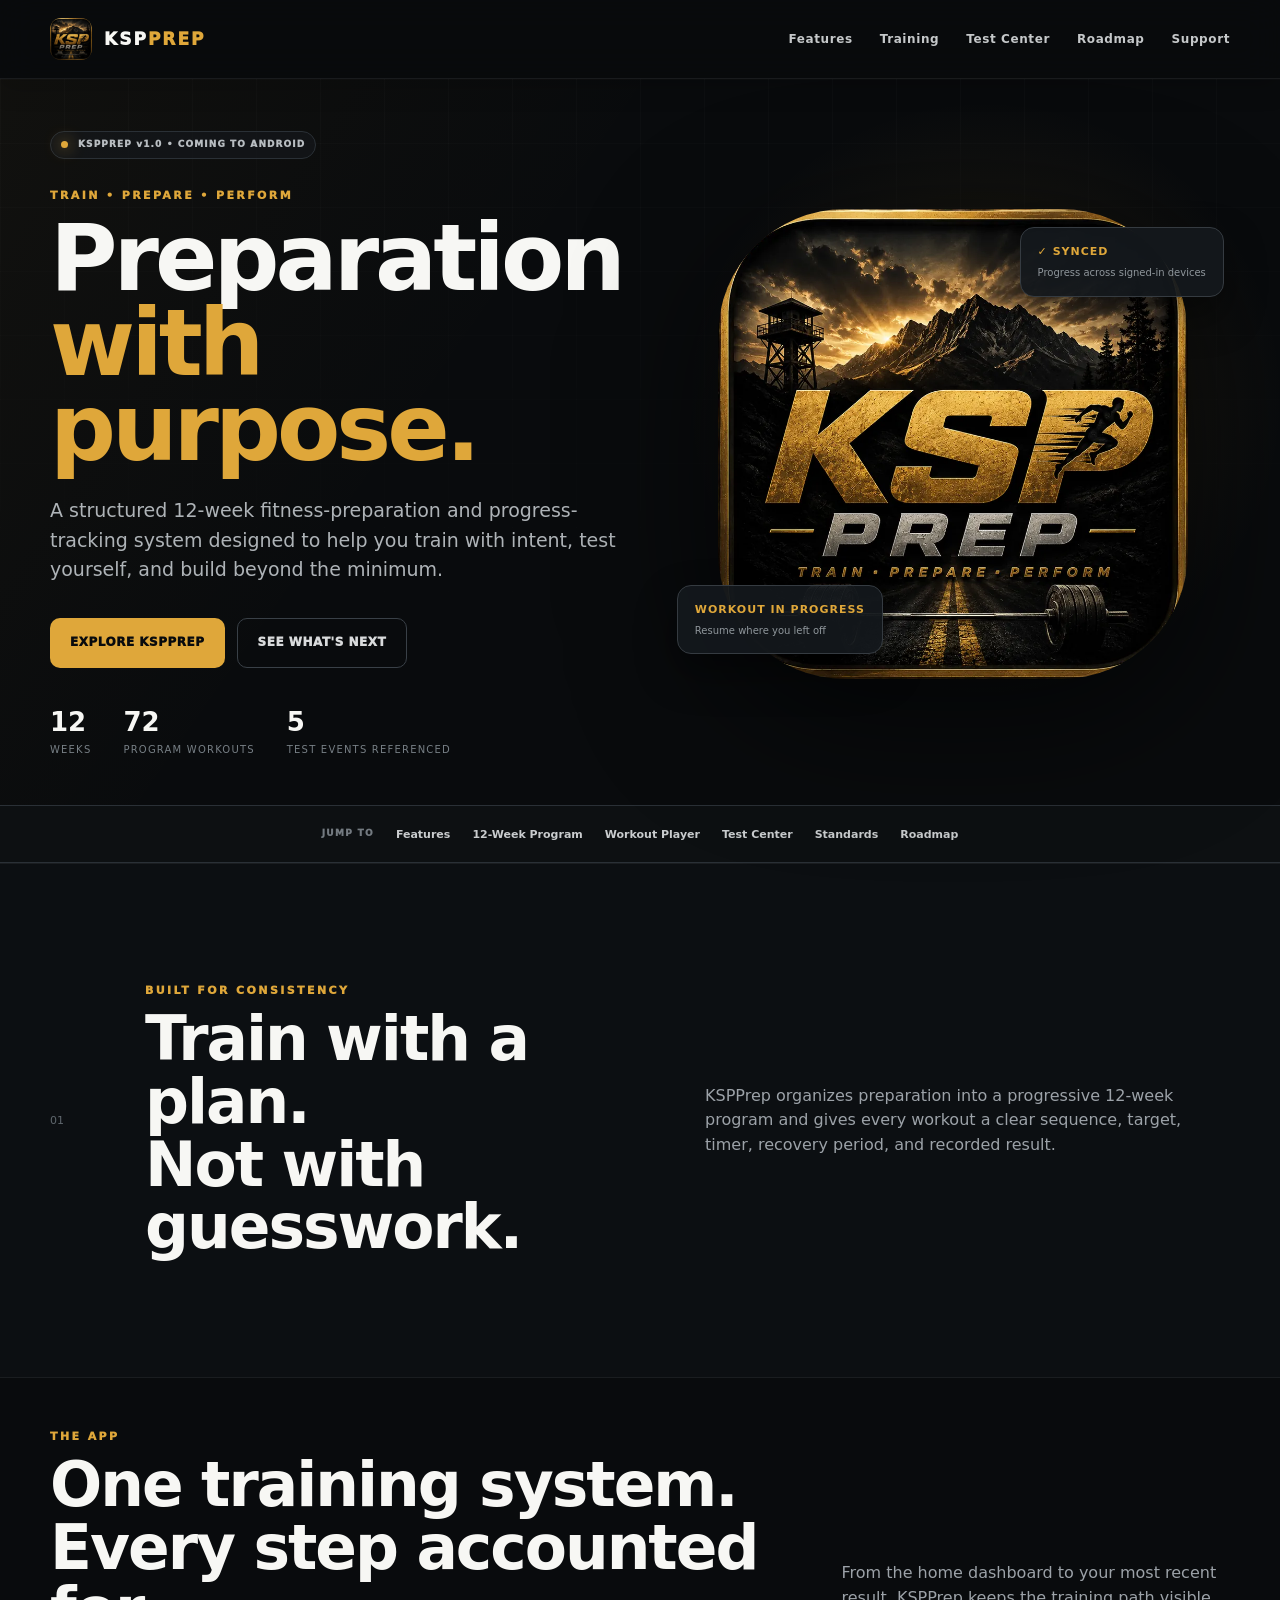
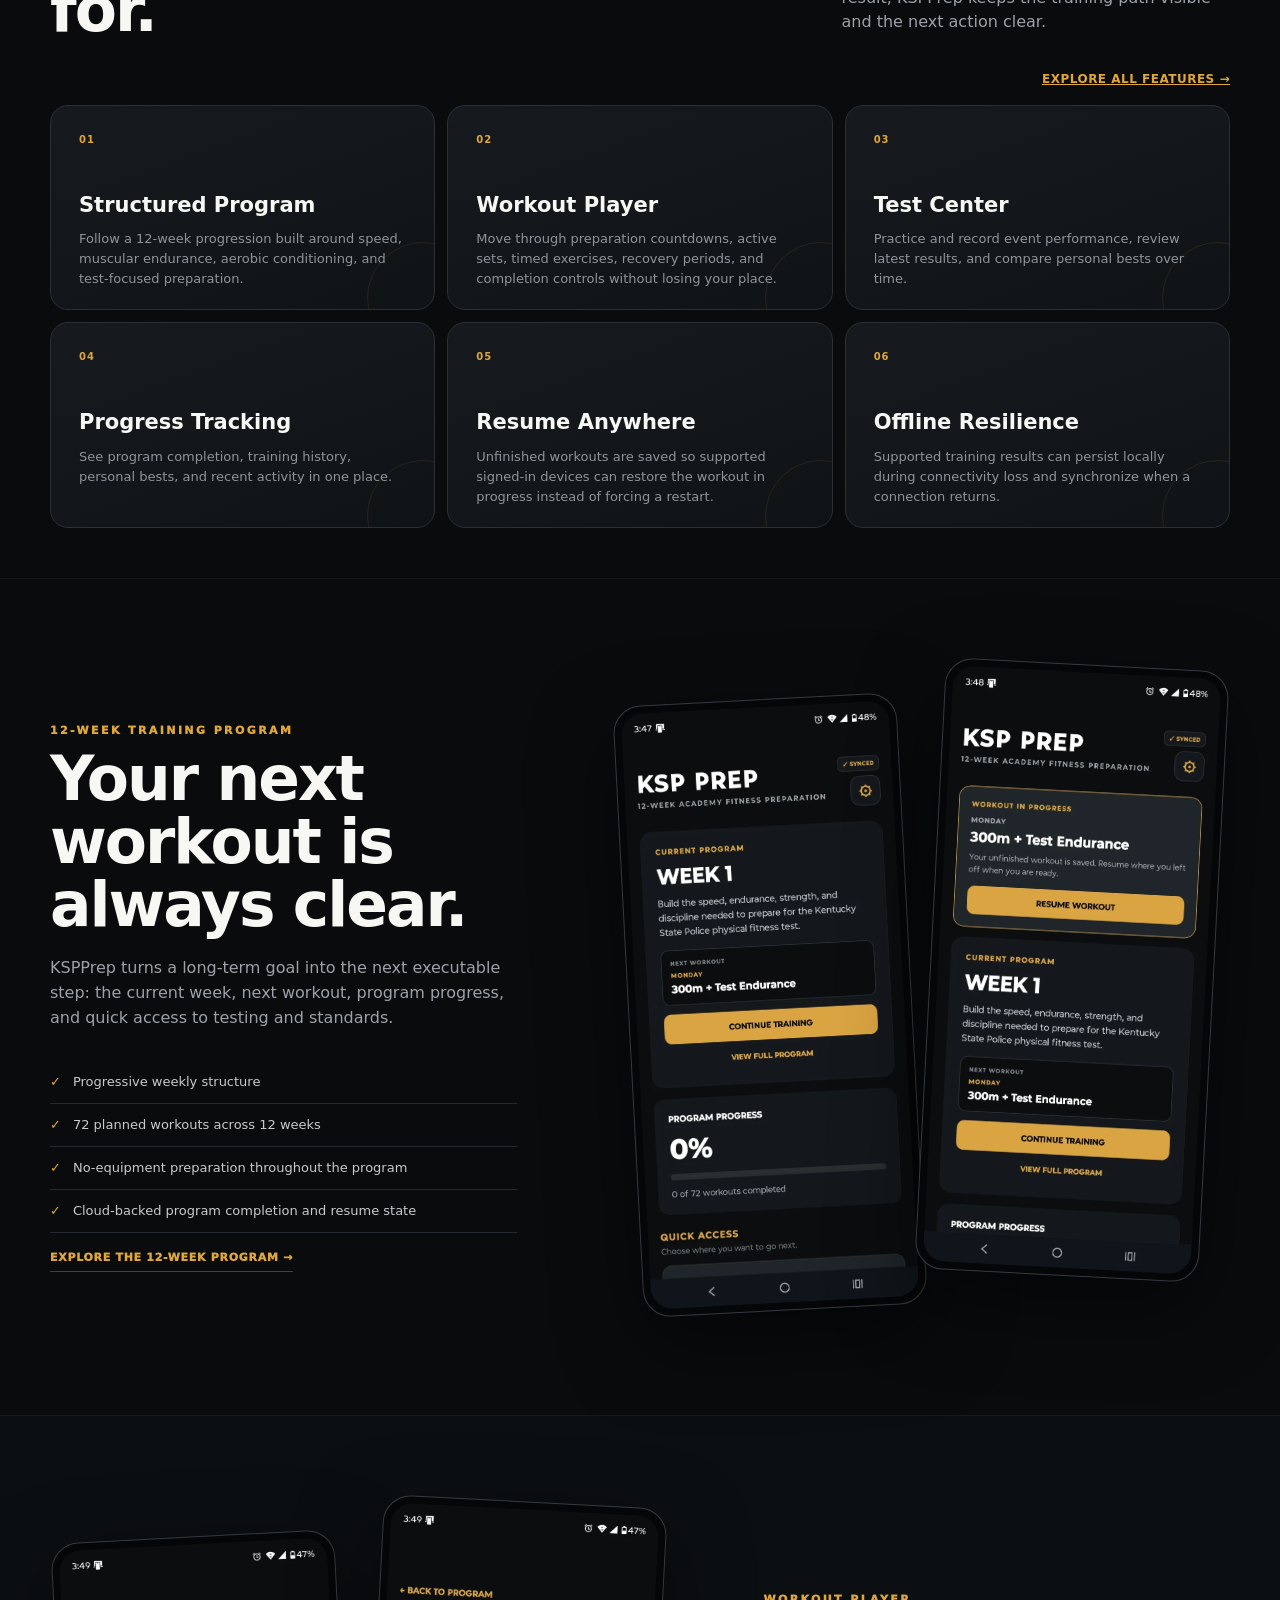
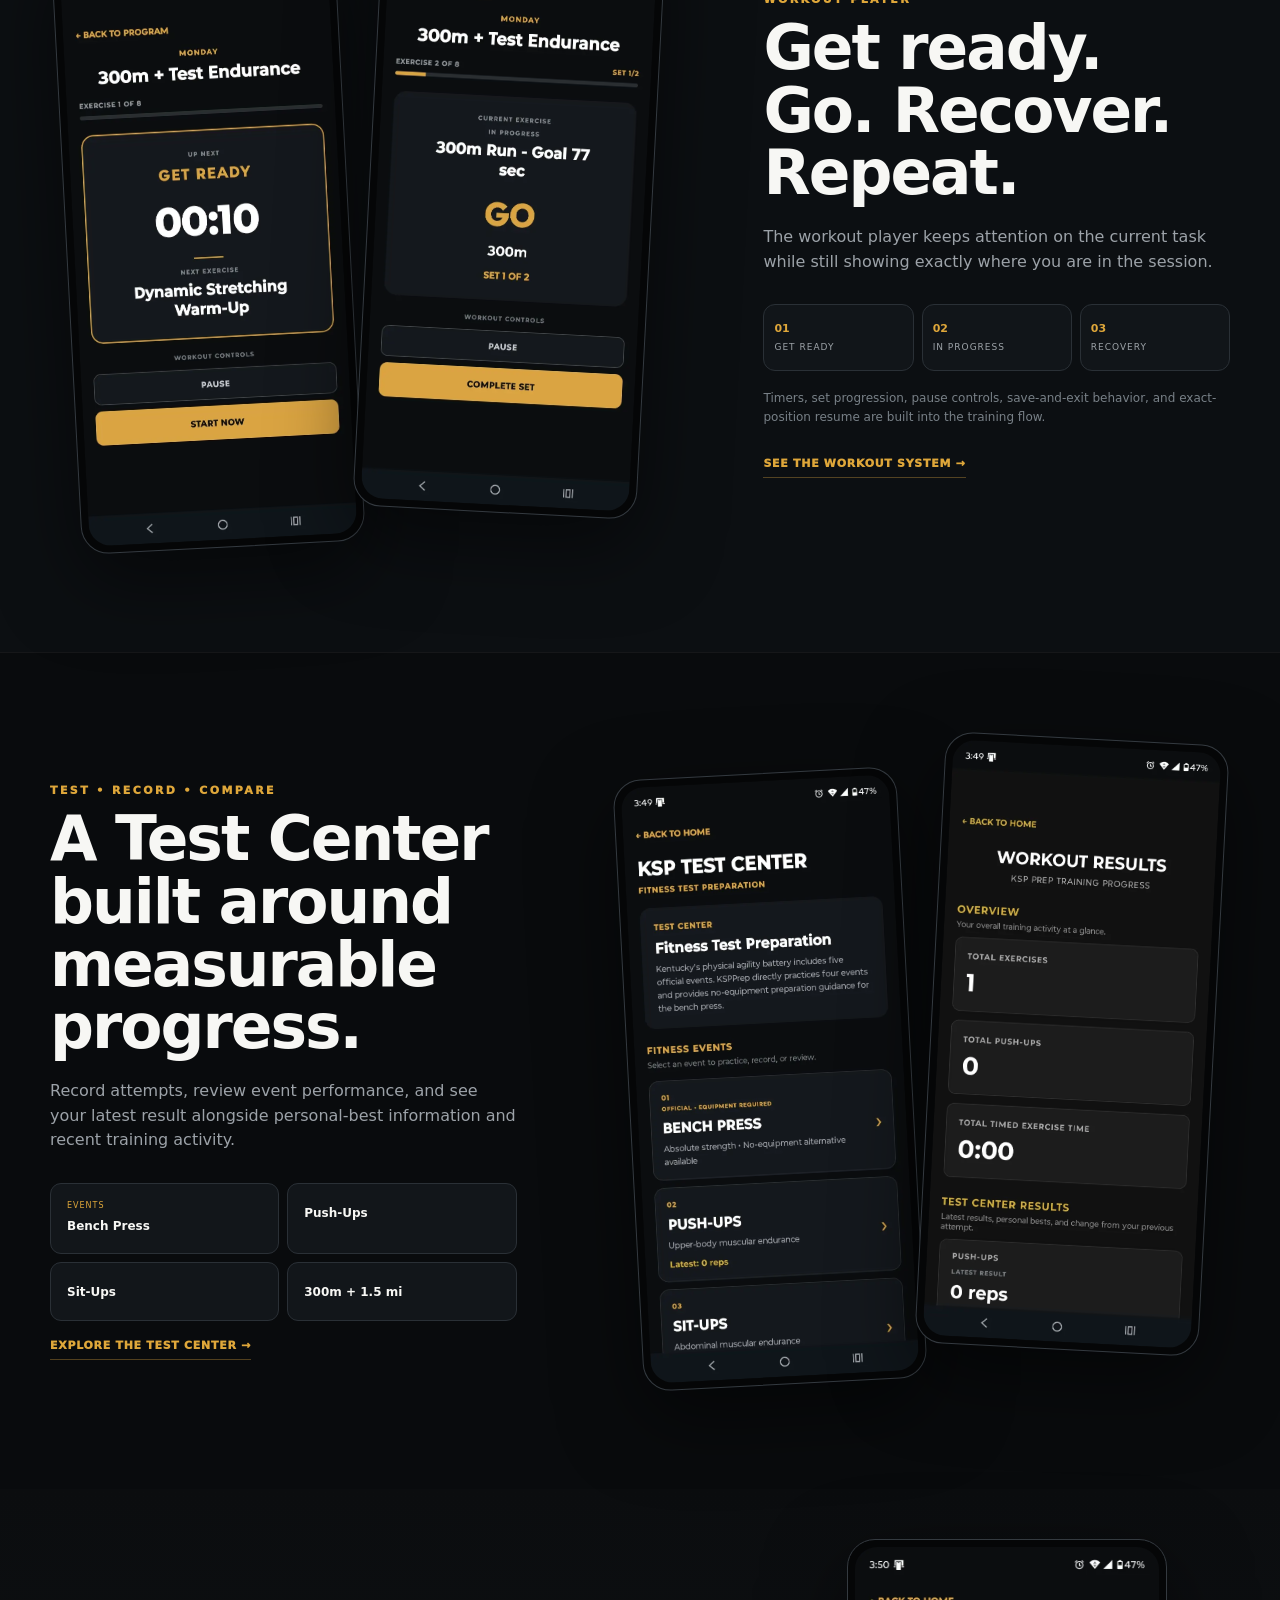
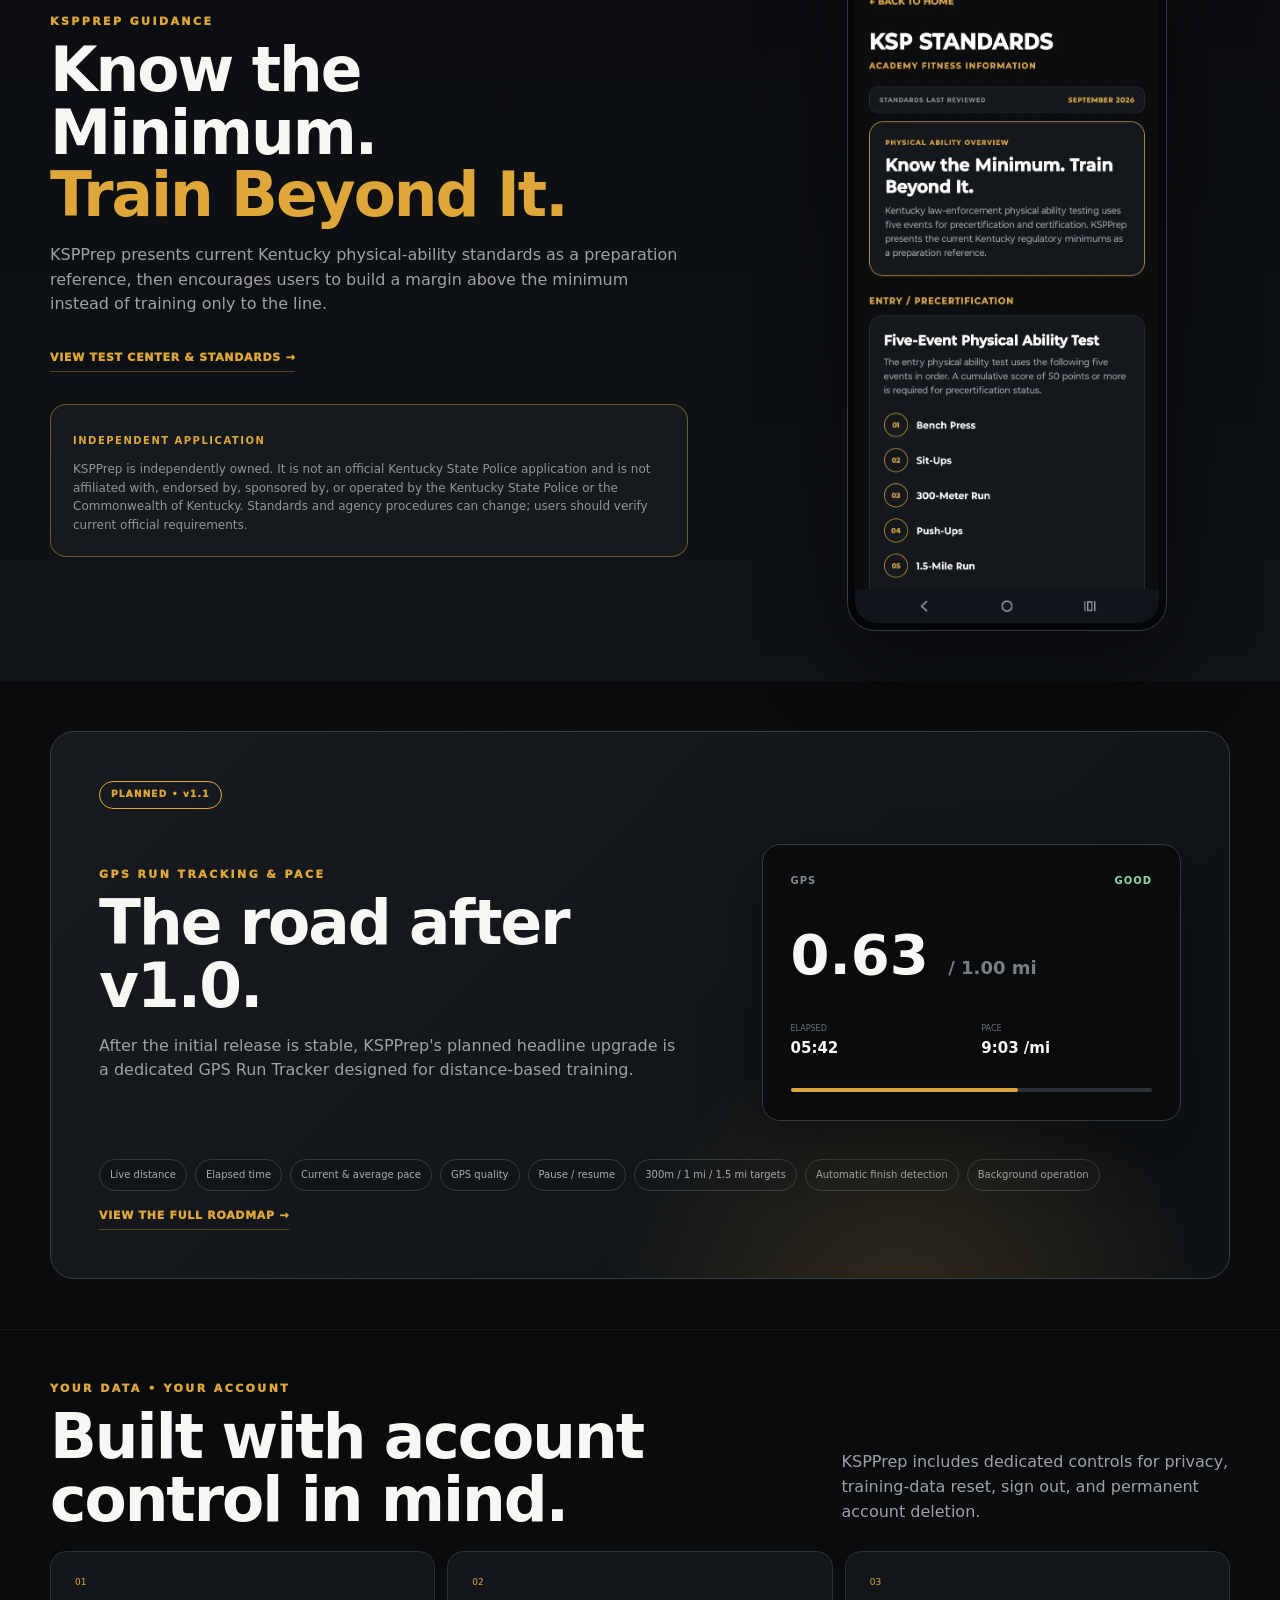
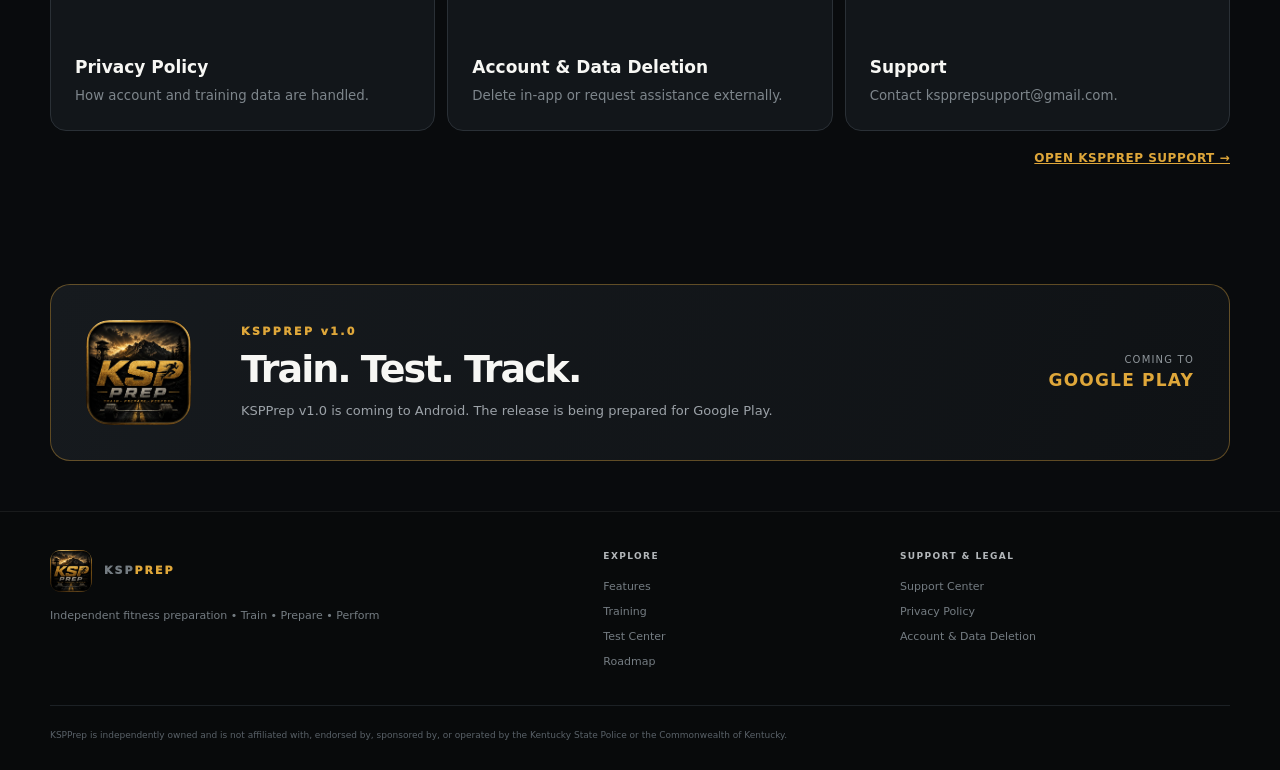
<file: index.html>
<!doctype html>
<html lang="en">
<head>
  <meta charset="utf-8">
  <meta name="viewport" content="width=device-width,initial-scale=1">
  <meta name="theme-color" content="#0B0D0F">
  <title>KSPPrep | Train • Prepare • Perform</title>
  <meta name="description" content="KSPPrep is an independent 12-week fitness preparation and progress-tracking app built to help users train toward Kentucky law-enforcement physical ability demands.">
  <link rel="icon" href="assets/icon.webp">
  <link rel="apple-touch-icon" href="assets/icon.webp">
  <link rel="stylesheet" href="styles.css">
</head>
<body>
<header class="nav">
  <div class="wrap navin">
    <a class="brand" href="index.html" aria-label="KSPPrep home">
      <img loading="eager" decoding="async" src="assets/icon.webp" alt="KSPPrep icon">
      <span>KSP<span class="gold">PREP</span></span>
    </a>
    <nav class="links" aria-label="Primary navigation">
      <a href="features.html">Features</a>
      <a href="training.html">Training</a>
      <a href="test-center.html">Test Center</a>
      <a href="roadmap.html">Roadmap</a>
      <a href="support.html">Support</a>
    </nav>
  </div>
</header>

<main id="top">
  <section class="hero">
    <div class="hero-glow"></div>
    <div class="wrap hero-grid">
      <div class="hero-copy reveal">
        <div class="status"><span></span> KSPPREP v1.0 • COMING TO ANDROID</div>
        <div class="eyebrow">TRAIN • PREPARE • PERFORM</div>
        <h1>Preparation<br><em>with purpose.</em></h1>
        <p class="lead">A structured 12-week fitness-preparation and progress-tracking system designed to help you train with intent, test yourself, and build beyond the minimum.</p>
        <div class="hero-actions">
          <a class="button primary" href="features.html">EXPLORE KSPPREP</a>
          <a class="button ghost" href="roadmap.html">SEE WHAT'S NEXT</a>
        </div>
        <div class="hero-notes">
          <div><strong>12</strong><span>weeks</span></div>
          <div><strong>72</strong><span>program workouts</span></div>
          <div><strong>5</strong><span>test events referenced</span></div>
        </div>
      </div>
      <div class="hero-visual reveal">
        <div class="icon-halo"></div>
        <img loading="lazy" decoding="async" class="hero-icon" src="assets/icon.webp" alt="KSPPrep app icon">
        <div class="floating-card fc-one"><b>✓ SYNCED</b><span>Progress across signed-in devices</span></div>
        <div class="floating-card fc-two"><b>WORKOUT IN PROGRESS</b><span>Resume where you left off</span></div>
      </div>
    </div>
  </section>
<section class="home-jumpbar"><div class="wrap home-jumpbar-inner"><span>JUMP TO</span><a href="#features">Features</a><a href="#training">12-Week Program</a><a href="#workout-player">Workout Player</a><a href="#test-center">Test Center</a><a href="#standards">Standards</a><a href="#roadmap">Roadmap</a></div></section>


  <section class="statement">
    <div class="wrap statement-in reveal">
      <span class="section-number">01</span>
      <div>
        <div class="eyebrow">BUILT FOR CONSISTENCY</div>
        <h2>Train with a plan.<br>Not with guesswork.</h2>
      </div>
      <p>KSPPrep organizes preparation into a progressive 12-week program and gives every workout a clear sequence, target, timer, recovery period, and recorded result.</p>
    </div>
  </section>

  <section class="feature-section" id="features">
    <div class="wrap">
      <div class="section-head reveal">
        <div><div class="eyebrow">THE APP</div><h2>One training system.<br>Every step accounted for.</h2></div>
        <p>From the home dashboard to your most recent result, KSPPrep keeps the training path visible and the next action clear.</p>
      </div>
      <div class="section-route reveal"><a class="text-link" href="features.html">EXPLORE ALL FEATURES →</a></div>
      <div class="feature-grid">
        <article class="feature-card reveal"><span>01</span><h3>Structured Program</h3><p>Follow a 12-week progression built around speed, muscular endurance, aerobic conditioning, and test-focused preparation.</p></article>
        <article class="feature-card reveal"><span>02</span><h3>Workout Player</h3><p>Move through preparation countdowns, active sets, timed exercises, recovery periods, and completion controls without losing your place.</p></article>
        <article class="feature-card reveal"><span>03</span><h3>Test Center</h3><p>Practice and record event performance, review latest results, and compare personal bests over time.</p></article>
        <article class="feature-card reveal"><span>04</span><h3>Progress Tracking</h3><p>See program completion, training history, personal bests, and recent activity in one place.</p></article>
        <article class="feature-card reveal"><span>05</span><h3>Resume Anywhere</h3><p>Unfinished workouts are saved so supported signed-in devices can restore the workout in progress instead of forcing a restart.</p></article>
        <article class="feature-card reveal"><span>06</span><h3>Offline Resilience</h3><p>Supported training results can persist locally during connectivity loss and synchronize when a connection returns.</p></article>
      </div>
    </div>
  </section>

  <section class="showcase" id="training">
    <div class="wrap showcase-grid">
      <div class="copy-col reveal">
        <div class="eyebrow">12-WEEK TRAINING PROGRAM</div>
        <h2>Your next workout is always clear.</h2>
        <p>KSPPrep turns a long-term goal into the next executable step: the current week, next workout, program progress, and quick access to testing and standards.</p>
        <ul class="ticks">
          <li>Progressive weekly structure</li>
          <li>72 planned workouts across 12 weeks</li>
          <li>No-equipment preparation throughout the program</li>
          <li>Cloud-backed program completion and resume state</li>
        </ul>
        <a class="section-button" href="training.html">EXPLORE THE 12-WEEK PROGRAM →</a>
      </div>
      <div class="phones two-up reveal">
        <figure class="phone tilt-left"><img loading="lazy" decoding="async" src="assets/screens/1000008039.webp" alt="KSPPrep home dashboard showing current program and progress"></figure>
        <figure class="phone tilt-right raised"><img loading="lazy" decoding="async" src="assets/screens/1000008041.webp" alt="KSPPrep workout in progress resume card"></figure>
      </div>
    </div>
  </section>

  <section class="showcase dark-band" id="workout-player">
    <div class="wrap showcase-grid reverse">
      <div class="phones two-up reveal">
        <figure class="phone tilt-left"><img loading="lazy" decoding="async" src="assets/screens/1000008044.webp" alt="KSPPrep Get Ready countdown"></figure>
        <figure class="phone tilt-right raised"><img loading="lazy" decoding="async" src="assets/screens/1000008046.webp" alt="KSPPrep distance workout exercise screen"></figure>
      </div>
      <div class="copy-col reveal">
        <div class="eyebrow">WORKOUT PLAYER</div>
        <h2>Get ready. Go. Recover. Repeat.</h2>
        <p>The workout player keeps attention on the current task while still showing exactly where you are in the session.</p>
        <div class="phase-row"><div><b>01</b><span>GET READY</span></div><div><b>02</b><span>IN PROGRESS</span></div><div><b>03</b><span>RECOVERY</span></div></div>
        <p class="small-note">Timers, set progression, pause controls, save-and-exit behavior, and exact-position resume are built into the training flow.</p>
        <a class="section-button" href="training.html">SEE THE WORKOUT SYSTEM →</a>
      </div>
    </div>
  </section>

  <section class="showcase" id="test-center">
    <div class="wrap showcase-grid">
      <div class="copy-col reveal">
        <div class="eyebrow">TEST • RECORD • COMPARE</div>
        <h2>A Test Center built around measurable progress.</h2>
        <p>Record attempts, review event performance, and see your latest result alongside personal-best information and recent training activity.</p>
        <div class="metric-cards">
          <div><span>EVENTS</span><strong>Bench Press</strong></div>
          <div><span></span><strong>Push-Ups</strong></div>
          <div><span></span><strong>Sit-Ups</strong></div>
          <div><span></span><strong>300m + 1.5 mi</strong></div>
        </div>
        <a class="section-button" href="test-center.html">EXPLORE THE TEST CENTER →</a>
      </div>
      <div class="phones two-up reveal">
        <figure class="phone tilt-left"><img loading="lazy" decoding="async" src="assets/screens/1000008047.webp" alt="KSPPrep Test Center"></figure>
        <figure class="phone tilt-right raised"><img loading="lazy" decoding="async" src="assets/screens/1000008049.webp" alt="KSPPrep Workout Results"></figure>
      </div>
    </div>
  </section>

  <section class="standards" id="standards">
    <div class="wrap standards-grid">
      <div class="standards-copy reveal">
        <div class="eyebrow">KSPPREP GUIDANCE</div>
        <h2>Know the Minimum.<br><span>Train Beyond It.</span></h2>
        <p>KSPPrep presents current Kentucky physical-ability standards as a preparation reference, then encourages users to build a margin above the minimum instead of training only to the line.</p>
        <a class="section-button" href="test-center.html">VIEW TEST CENTER & STANDARDS →</a>
        <div class="disclaimer"><b>INDEPENDENT APPLICATION</b><p>KSPPrep is independently owned. It is not an official Kentucky State Police application and is not affiliated with, endorsed by, sponsored by, or operated by the Kentucky State Police or the Commonwealth of Kentucky. Standards and agency procedures can change; users should verify current official requirements.</p></div>
      </div>
      <div class="single-phone reveal"><figure class="phone"><img loading="lazy" decoding="async" src="assets/screens/1000008052.webp" alt="KSPPrep standards screen showing Know the Minimum Train Beyond It"></figure></div>
    </div>
  </section>

  <section class="roadmap" id="roadmap">
    <div class="wrap">
      <div class="roadmap-card reveal">
        <div class="roadmap-label">PLANNED • v1.1</div>
        <div class="roadmap-grid">
          <div><div class="eyebrow">GPS RUN TRACKING & PACE</div><h2>The road after v1.0.</h2><p>After the initial release is stable, KSPPrep's planned headline upgrade is a dedicated GPS Run Tracker designed for distance-based training.</p></div>
          <div class="gps-demo">
            <div class="gps-top"><span>GPS</span><b>GOOD</b></div>
            <strong>0.63 <small>/ 1.00 mi</small></strong>
            <div class="gps-stats"><div><span>ELAPSED</span><b>05:42</b></div><div><span>PACE</span><b>9:03 /mi</b></div></div>
            <div class="gps-line"><i></i></div>
          </div>
        </div>
        <div class="roadmap-features"><span>Live distance</span><span>Elapsed time</span><span>Current & average pace</span><span>GPS quality</span><span>Pause / resume</span><span>300m / 1 mi / 1.5 mi targets</span><span>Automatic finish detection</span><span>Background operation</span></div>
        <a class="section-button roadmap-button" href="roadmap.html">VIEW THE FULL ROADMAP →</a>
      </div>
    </div>
  </section>

  <section class="trust">
    <div class="wrap">
      <div class="section-head reveal"><div><div class="eyebrow">YOUR DATA • YOUR ACCOUNT</div><h2>Built with account control in mind.</h2></div><p>KSPPrep includes dedicated controls for privacy, training-data reset, sign out, and permanent account deletion.</p></div>
      <div class="trust-grid reveal">
        <a href="privacy.html"><span>01</span><b>Privacy Policy</b><small>How account and training data are handled.</small></a>
        <a href="delete-account.html"><span>02</span><b>Account & Data Deletion</b><small>Delete in-app or request assistance externally.</small></a>
        <a href="support.html"><span>03</span><b>Support</b><small>Contact kspprepsupport@gmail.com.</small></a>
      </div>
      <div class="section-route reveal"><a class="text-link" href="support.html">OPEN KSPPREP SUPPORT →</a></div>
    </div>
  </section>

  <section class="cta">
    <div class="wrap cta-in reveal">
      <img loading="eager" decoding="async" src="assets/icon.webp" alt="KSPPrep">
      <div><div class="eyebrow">KSPPREP v1.0</div><h2>Train. Test. Track.</h2><p>KSPPrep v1.0 is coming to Android. The release is being prepared for Google Play.</p></div>
      <div class="coming">COMING TO<br><b>GOOGLE PLAY</b></div>
    </div>
  </section>
</main>

<footer>
  <div class="wrap footer-grid">
    <div><a class="brand footer-brand" href="#top"><img loading="eager" decoding="async" src="assets/icon.webp" alt=""><span>KSP<span class="gold">PREP</span></span></a><p>Independent fitness preparation • Train • Prepare • Perform</p></div>
    <div><b>EXPLORE</b><a href="features.html">Features</a><a href="training.html">Training</a><a href="test-center.html">Test Center</a><a href="roadmap.html">Roadmap</a></div>
    <div><b>SUPPORT & LEGAL</b><a href="support.html">Support Center</a><a href="privacy.html">Privacy Policy</a><a href="delete-account.html">Account & Data Deletion</a></div>
  </div>
  <div class="wrap fineprint">KSPPrep is independently owned and is not affiliated with, endorsed by, sponsored by, or operated by the Kentucky State Police or the Commonwealth of Kentucky.</div>
</footer>
<script>
const io=new IntersectionObserver((entries)=>entries.forEach(e=>{if(e.isIntersecting)e.target.classList.add('visible')}),{threshold:.12});
document.querySelectorAll('.reveal').forEach(el=>io.observe(el));
</script>
</body>
</html>
</file>
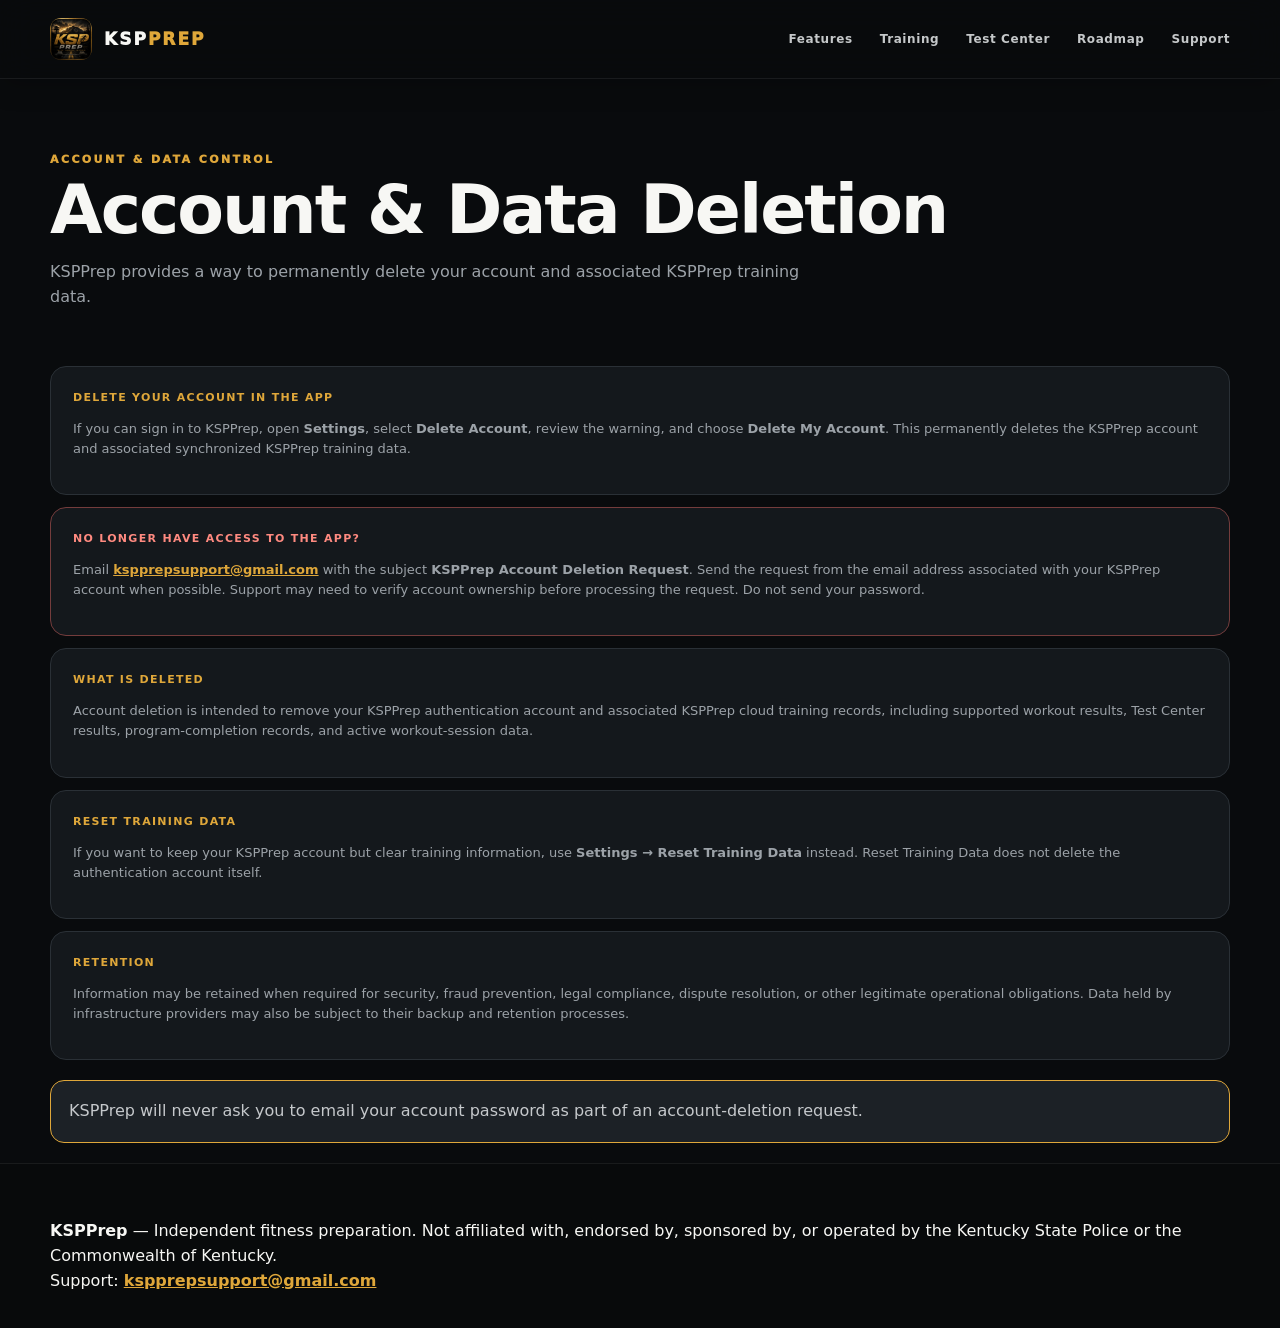
<file: delete-account.html>
<!doctype html><html lang="en"><head><meta charset="utf-8"><meta name="viewport" content="width=device-width,initial-scale=1"><title>Account & Data Deletion | KSPPrep</title><link rel="icon" href="assets/icon.webp"><link rel="stylesheet" href="styles.css"></head><body><header class="nav">
  <div class="wrap navin">
    <a class="brand" href="index.html" aria-label="KSPPrep home">
      <img loading="eager" decoding="async" src="assets/icon.webp" alt="KSPPrep icon">
      <span>KSP<span class="gold">PREP</span></span>
    </a>
    <nav class="links" aria-label="Primary navigation">
      <a href="features.html">Features</a>
      <a href="training.html">Training</a>
      <a href="test-center.html">Test Center</a>
      <a href="roadmap.html">Roadmap</a>
      <a href="support.html">Support</a>
    </nav>
  </div>
</header>
<main class="wrap"><header class="pagehead"><div class="eyebrow">ACCOUNT & DATA CONTROL</div><h1>Account & Data Deletion</h1><p>KSPPrep provides a way to permanently delete your account and associated KSPPrep training data.</p></header>
<section class="section"><h2>DELETE YOUR ACCOUNT IN THE APP</h2><p>If you can sign in to KSPPrep, open <strong>Settings</strong>, select <strong>Delete Account</strong>, review the warning, and choose <strong>Delete My Account</strong>. This permanently deletes the KSPPrep account and associated synchronized KSPPrep training data.</p></section>
<section class="section danger"><h2>NO LONGER HAVE ACCESS TO THE APP?</h2><p>Email <a class="mail" href="mailto:kspprepsupport@gmail.com?subject=KSPPrep%20Account%20Deletion%20Request">kspprepsupport@gmail.com</a> with the subject <strong>KSPPrep Account Deletion Request</strong>. Send the request from the email address associated with your KSPPrep account when possible. Support may need to verify account ownership before processing the request. Do not send your password.</p></section>
<section class="section"><h2>WHAT IS DELETED</h2><p>Account deletion is intended to remove your KSPPrep authentication account and associated KSPPrep cloud training records, including supported workout results, Test Center results, program-completion records, and active workout-session data.</p></section>
<section class="section"><h2>RESET TRAINING DATA</h2><p>If you want to keep your KSPPrep account but clear training information, use <strong>Settings → Reset Training Data</strong> instead. Reset Training Data does not delete the authentication account itself.</p></section>
<section class="section"><h2>RETENTION</h2><p>Information may be retained when required for security, fraud prevention, legal compliance, dispute resolution, or other legitimate operational obligations. Data held by infrastructure providers may also be subject to their backup and retention processes.</p></section>
<div class="notice">KSPPrep will never ask you to email your account password as part of an account-deletion request.</div>
</main><footer><div class="wrap"><strong>KSPPrep</strong> — Independent fitness preparation. Not affiliated with, endorsed by, sponsored by, or operated by the Kentucky State Police or the Commonwealth of Kentucky.<br>Support: <a class="mail" href="mailto:kspprepsupport@gmail.com">kspprepsupport@gmail.com</a></div></footer></body></html>
</file>
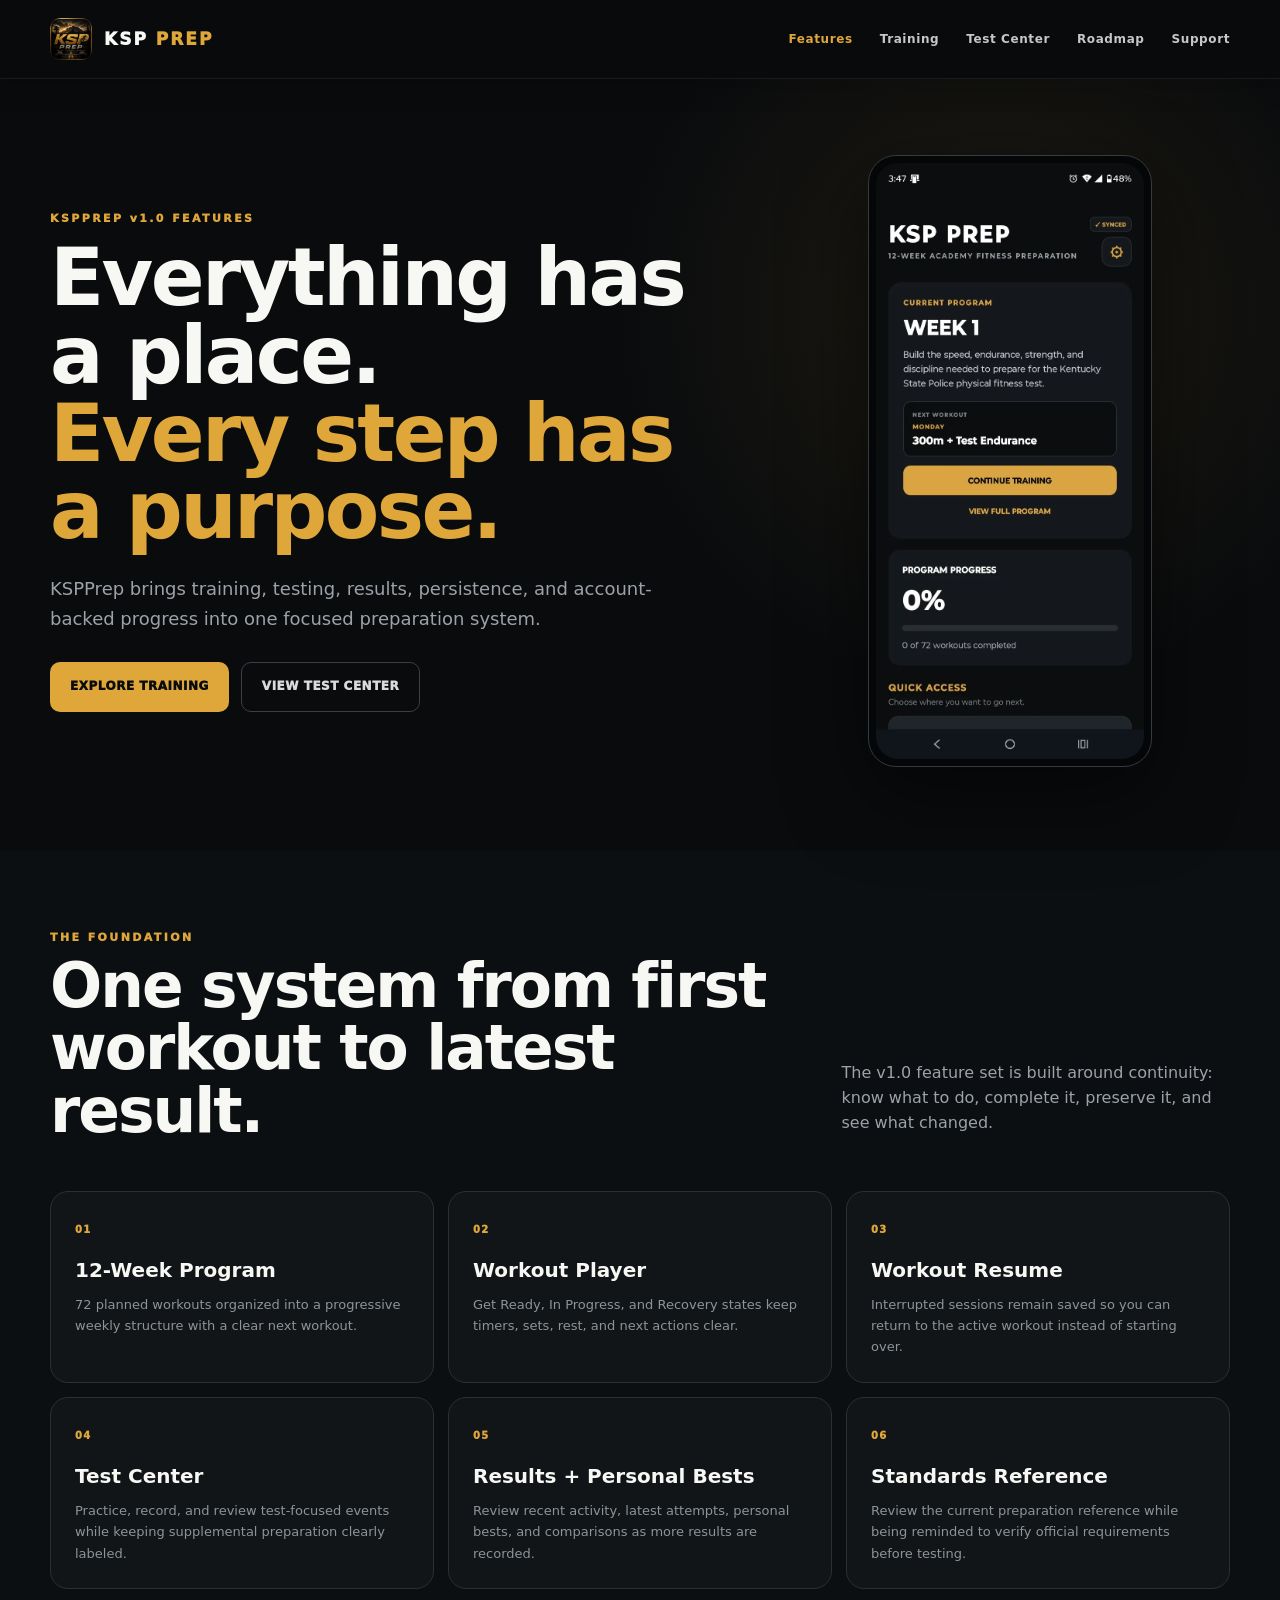
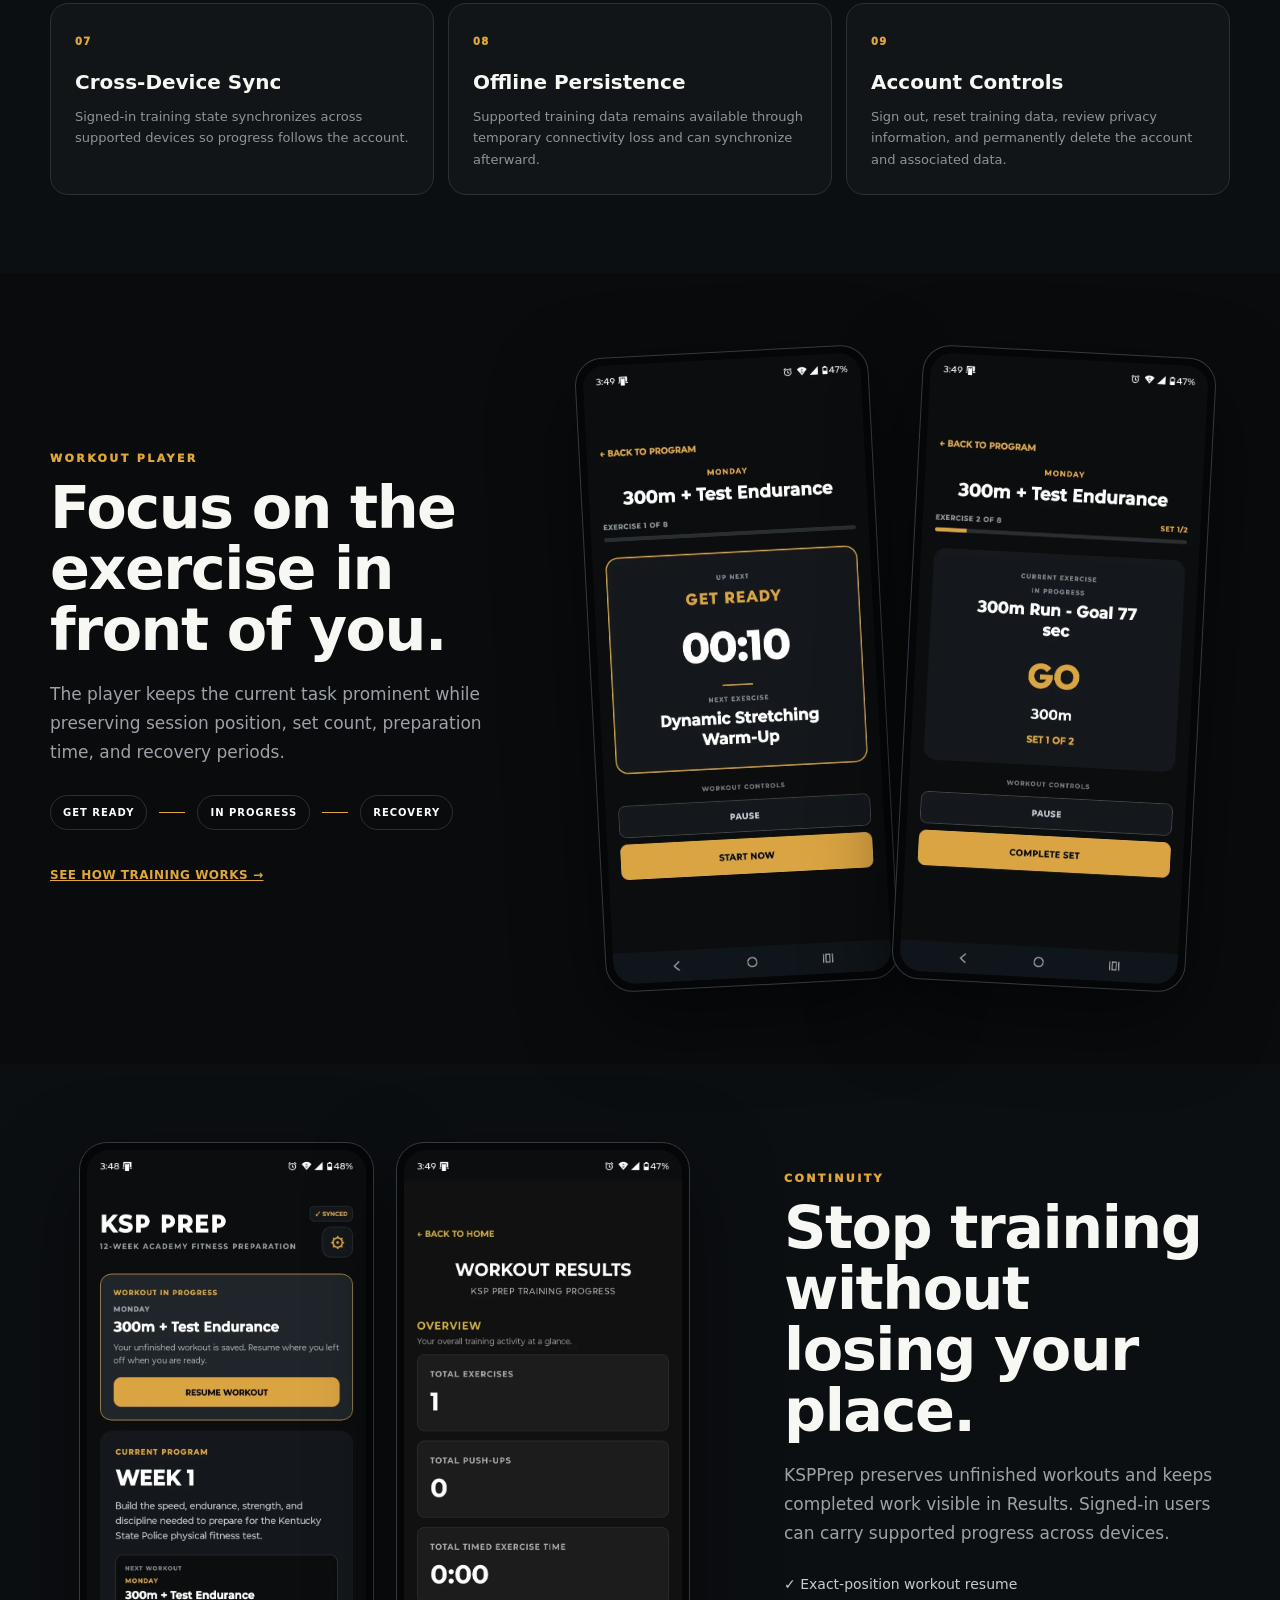
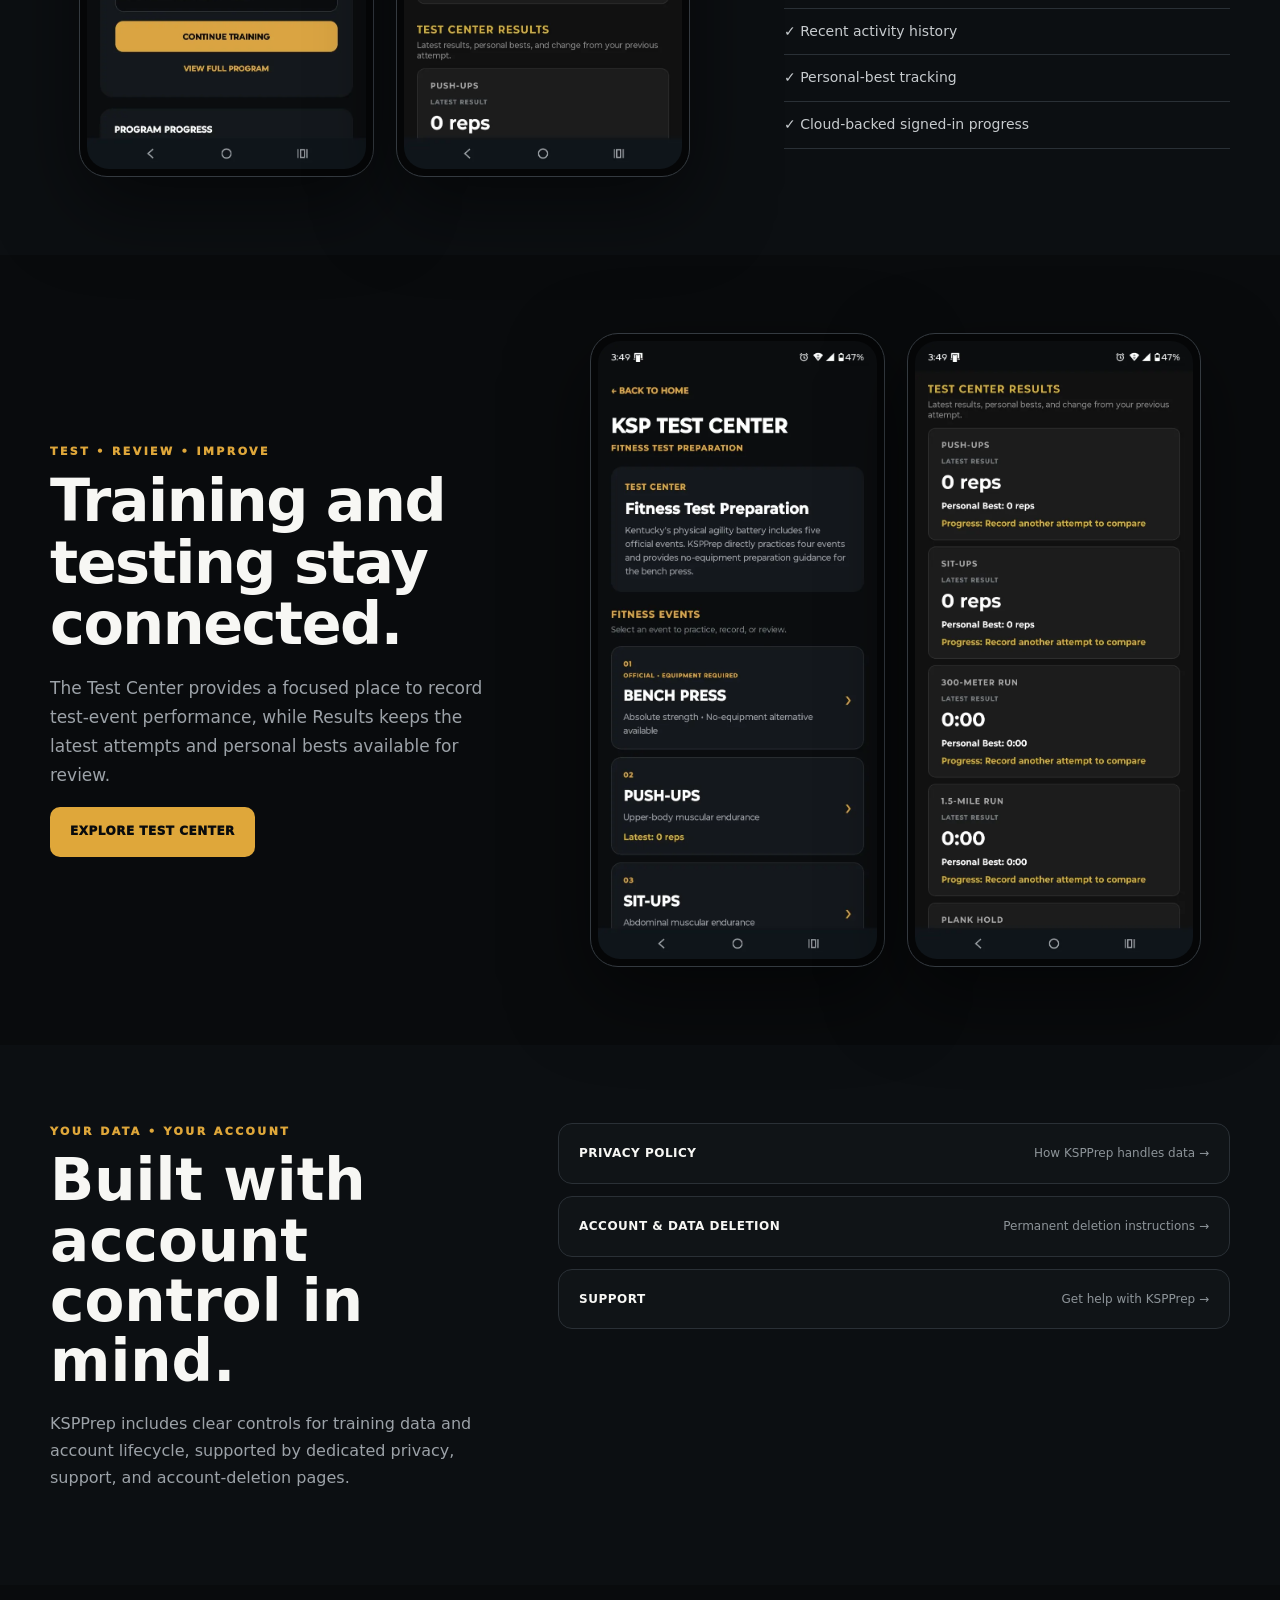
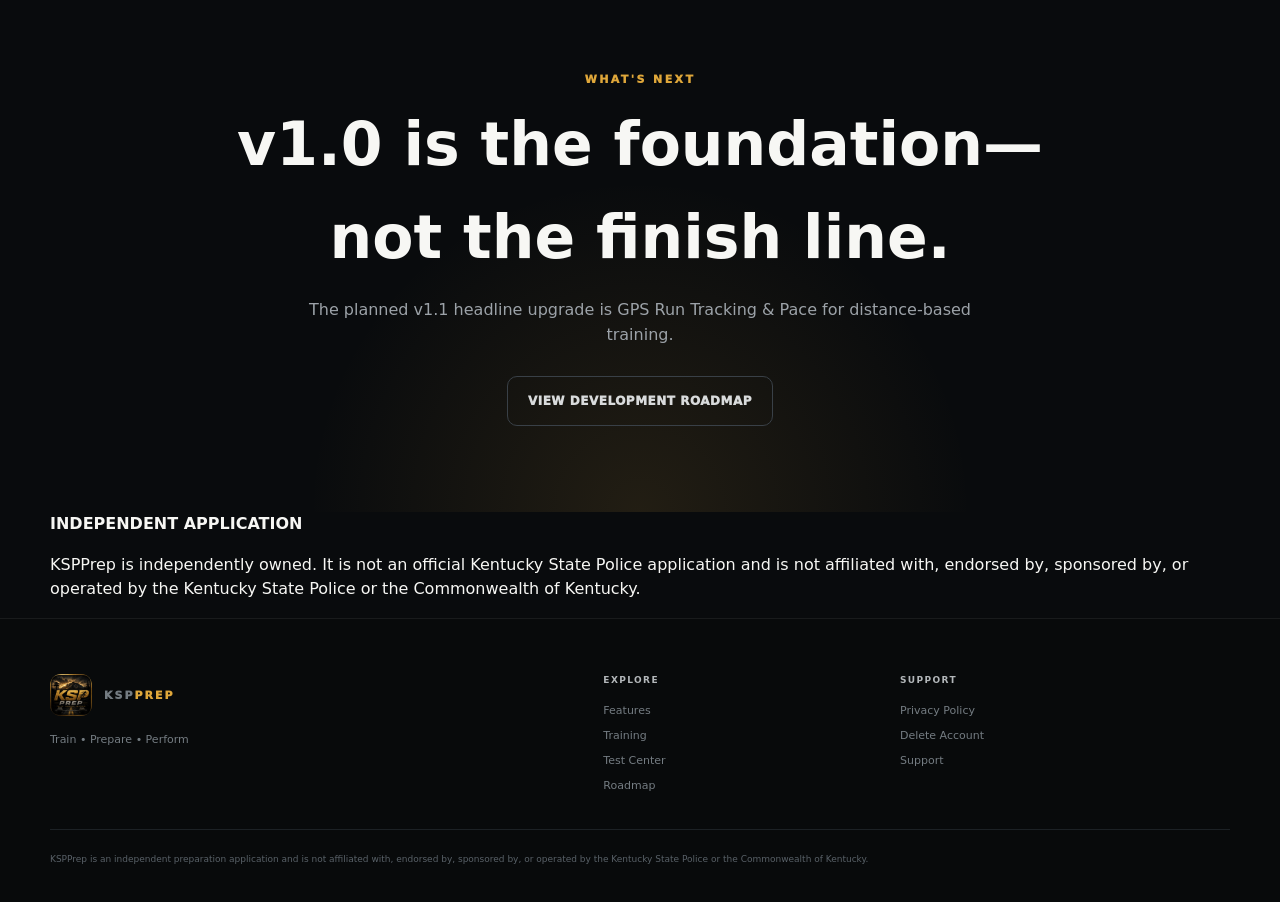
<file: features.html>
<!doctype html>
<html lang="en">
<head>
<meta charset="utf-8">
<meta name="viewport" content="width=device-width,initial-scale=1">
<title>Features | KSPPrep</title>
<meta name="description" content="Explore KSPPrep v1.0 features including the 12-week program, Workout Player, Test Center, results, sync, offline persistence, standards, and account controls.">
<link rel="stylesheet" href="styles.css">
</head>
<body>
<nav class="nav">
  <div class="wrap navin">
    <a class="brand" href="index.html">
      <img loading="eager" decoding="async" src="assets/icon.webp" alt="KSPPrep app logo">
      <span>KSP <span class="gold">PREP</span></span>
    </a>
    <div class="links"><a class="active-link" href="features.html">Features</a><a href="training.html">Training</a><a href="test-center.html">Test Center</a><a href="roadmap.html">Roadmap</a><a href="support.html">Support</a></div>
  </div>
</nav>

<main>
<section class="features-hero">
  <div class="wrap features-hero-grid">
    <div>
      <div class="eyebrow">KSPPREP v1.0 FEATURES</div>
      <h1>Everything has a place.<br><span>Every step has a purpose.</span></h1>
      <p>KSPPrep brings training, testing, results, persistence, and account-backed progress into one focused preparation system.</p>
      <div class="feature-hero-actions">
        <a class="button primary" href="training.html">EXPLORE TRAINING</a>
        <a class="button ghost" href="test-center.html">VIEW TEST CENTER</a>
      </div>
    </div>
    <div class="feature-hero-phone">
      <figure class="phone"><img loading="eager" decoding="async" src="assets/screens/1000008039.webp" alt="KSPPrep home dashboard"></figure>
    </div>
  </div>
</section>

<section class="feature-section dark-band">
  <div class="wrap">
    <div class="section-head">
      <div><div class="eyebrow">THE FOUNDATION</div><h2>One system from first workout to latest result.</h2></div>
      <p>The v1.0 feature set is built around continuity: know what to do, complete it, preserve it, and see what changed.</p>
    </div>
    <div class="feature-master-grid">
      <article><span>01</span><h3>12-Week Program</h3><p>72 planned workouts organized into a progressive weekly structure with a clear next workout.</p></article>
      <article><span>02</span><h3>Workout Player</h3><p>Get Ready, In Progress, and Recovery states keep timers, sets, rest, and next actions clear.</p></article>
      <article><span>03</span><h3>Workout Resume</h3><p>Interrupted sessions remain saved so you can return to the active workout instead of starting over.</p></article>
      <article><span>04</span><h3>Test Center</h3><p>Practice, record, and review test-focused events while keeping supplemental preparation clearly labeled.</p></article>
      <article><span>05</span><h3>Results + Personal Bests</h3><p>Review recent activity, latest attempts, personal bests, and comparisons as more results are recorded.</p></article>
      <article><span>06</span><h3>Standards Reference</h3><p>Review the current preparation reference while being reminded to verify official requirements before testing.</p></article>
      <article><span>07</span><h3>Cross-Device Sync</h3><p>Signed-in training state synchronizes across supported devices so progress follows the account.</p></article>
      <article><span>08</span><h3>Offline Persistence</h3><p>Supported training data remains available through temporary connectivity loss and can synchronize afterward.</p></article>
      <article><span>09</span><h3>Account Controls</h3><p>Sign out, reset training data, review privacy information, and permanently delete the account and associated data.</p></article>
    </div>
  </div>
</section>

<section class="feature-showcase">
  <div class="wrap feature-split">
    <div class="feature-copy">
      <div class="eyebrow">WORKOUT PLAYER</div>
      <h2>Focus on the exercise in front of you.</h2>
      <p>The player keeps the current task prominent while preserving session position, set count, preparation time, and recovery periods.</p>
      <div class="mini-flow"><b>GET READY</b><i></i><b>IN PROGRESS</b><i></i><b>RECOVERY</b></div>
      <a class="text-link" href="training.html">SEE HOW TRAINING WORKS →</a>
    </div>
    <div class="feature-phone-pair">
      <figure class="phone tilt-left"><img loading="lazy" decoding="async" src="assets/screens/1000008044.webp" alt="KSPPrep Get Ready countdown"></figure>
      <figure class="phone tilt-right"><img loading="lazy" decoding="async" src="assets/screens/1000008046.webp" alt="KSPPrep active run exercise"></figure>
    </div>
  </div>
</section>

<section class="feature-showcase dark-band">
  <div class="wrap feature-split reverse-feature">
    <div class="feature-phone-pair">
      <figure class="phone"><img loading="lazy" decoding="async" src="assets/screens/1000008041.webp" alt="KSPPrep workout in progress resume card"></figure>
      <figure class="phone"><img loading="lazy" decoding="async" src="assets/screens/1000008049.webp" alt="KSPPrep workout results"></figure>
    </div>
    <div class="feature-copy">
      <div class="eyebrow">CONTINUITY</div>
      <h2>Stop training without losing your place.</h2>
      <p>KSPPrep preserves unfinished workouts and keeps completed work visible in Results. Signed-in users can carry supported progress across devices.</p>
      <div class="feature-checks">
        <span>✓ Exact-position workout resume</span>
        <span>✓ Recent activity history</span>
        <span>✓ Personal-best tracking</span>
        <span>✓ Cloud-backed signed-in progress</span>
      </div>
    </div>
  </div>
</section>

<section class="feature-showcase">
  <div class="wrap feature-split">
    <div class="feature-copy">
      <div class="eyebrow">TEST • REVIEW • IMPROVE</div>
      <h2>Training and testing stay connected.</h2>
      <p>The Test Center provides a focused place to record test-event performance, while Results keeps the latest attempts and personal bests available for review.</p>
      <a class="button primary" href="test-center.html">EXPLORE TEST CENTER</a>
    </div>
    <div class="feature-phone-pair">
      <figure class="phone"><img loading="lazy" decoding="async" src="assets/screens/1000008047.webp" alt="KSPPrep Test Center"></figure>
      <figure class="phone"><img loading="lazy" decoding="async" src="assets/screens/features-test-results.webp" alt="KSPPrep Test Center results"></figure>
    </div>
  </div>
</section>

<section class="feature-section dark-band">
  <div class="wrap account-feature">
    <div>
      <div class="eyebrow">YOUR DATA • YOUR ACCOUNT</div>
      <h2>Built with account control in mind.</h2>
      <p>KSPPrep includes clear controls for training data and account lifecycle, supported by dedicated privacy, support, and account-deletion pages.</p>
    </div>
    <div class="account-links">
      <a href="privacy.html"><b>PRIVACY POLICY</b><span>How KSPPrep handles data →</span></a>
      <a href="delete-account.html"><b>ACCOUNT & DATA DELETION</b><span>Permanent deletion instructions →</span></a>
      <a href="support.html"><b>SUPPORT</b><span>Get help with KSPPrep →</span></a>
    </div>
  </div>
</section>

<section class="feature-roadmap-cta">
  <div class="wrap">
    <div class="eyebrow">WHAT'S NEXT</div>
    <h2>v1.0 is the foundation—not the finish line.</h2>
    <p>The planned v1.1 headline upgrade is GPS Run Tracking & Pace for distance-based training.</p>
    <a class="button ghost" href="roadmap.html">VIEW DEVELOPMENT ROADMAP</a>
  </div>
</section>

<section class="independent-band">
  <div class="wrap">
    <b>INDEPENDENT APPLICATION</b>
    <p>KSPPrep is independently owned. It is not an official Kentucky State Police application and is not affiliated with, endorsed by, sponsored by, or operated by the Kentucky State Police or the Commonwealth of Kentucky.</p>
  </div>
</section>
</main>

<footer>
  <div class="wrap footer-grid">
    <div><a class="brand footer-brand" href="index.html"><img loading="eager" decoding="async" src="assets/icon.webp" alt=""><span>KSP<span class="gold">PREP</span></span></a><p>Train • Prepare • Perform</p></div>
    <div><b>EXPLORE</b><a href="features.html">Features</a><a href="training.html">Training</a><a href="test-center.html">Test Center</a><a href="roadmap.html">Roadmap</a></div>
    <div><b>SUPPORT</b><a href="privacy.html">Privacy Policy</a><a href="delete-account.html">Delete Account</a><a href="support.html">Support</a></div>
  </div>
  <div class="wrap fineprint">KSPPrep is an independent preparation application and is not affiliated with, endorsed by, sponsored by, or operated by the Kentucky State Police or the Commonwealth of Kentucky.</div>
</footer>
</body>
</html>
</file>
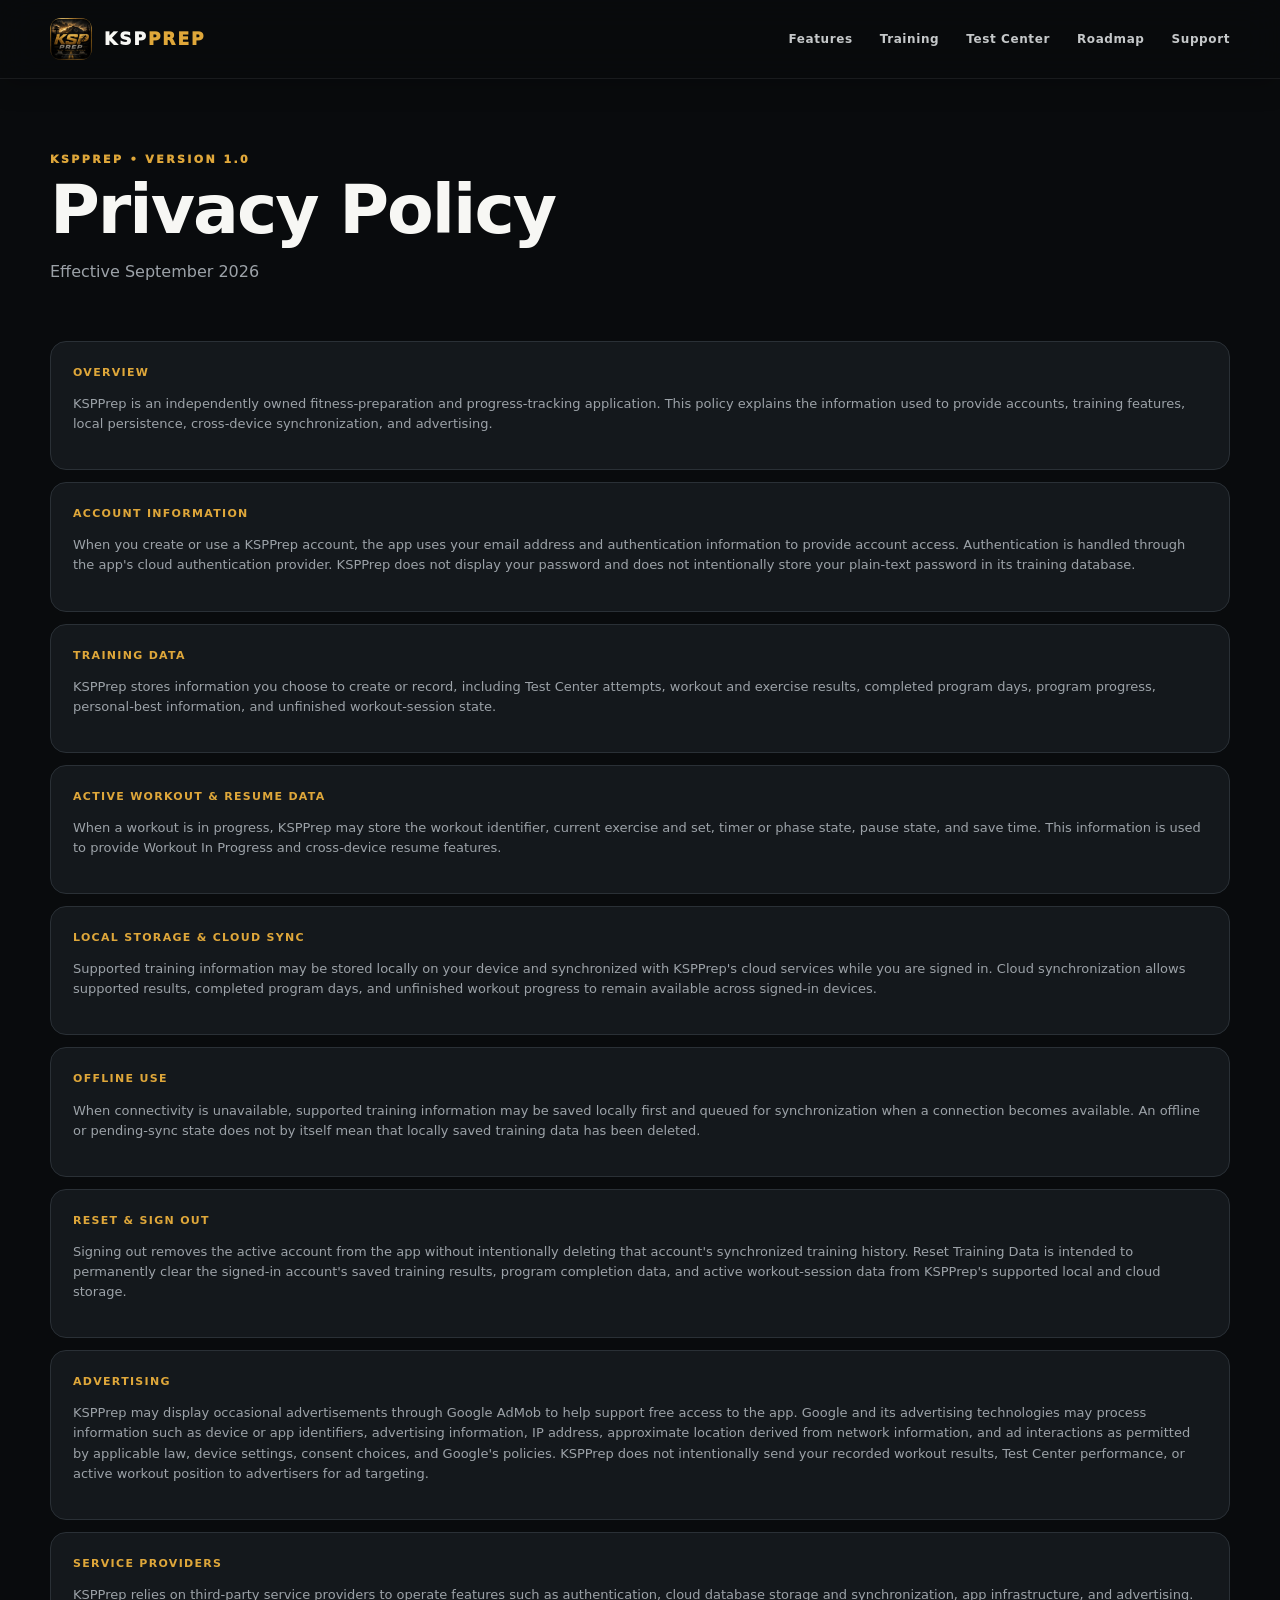
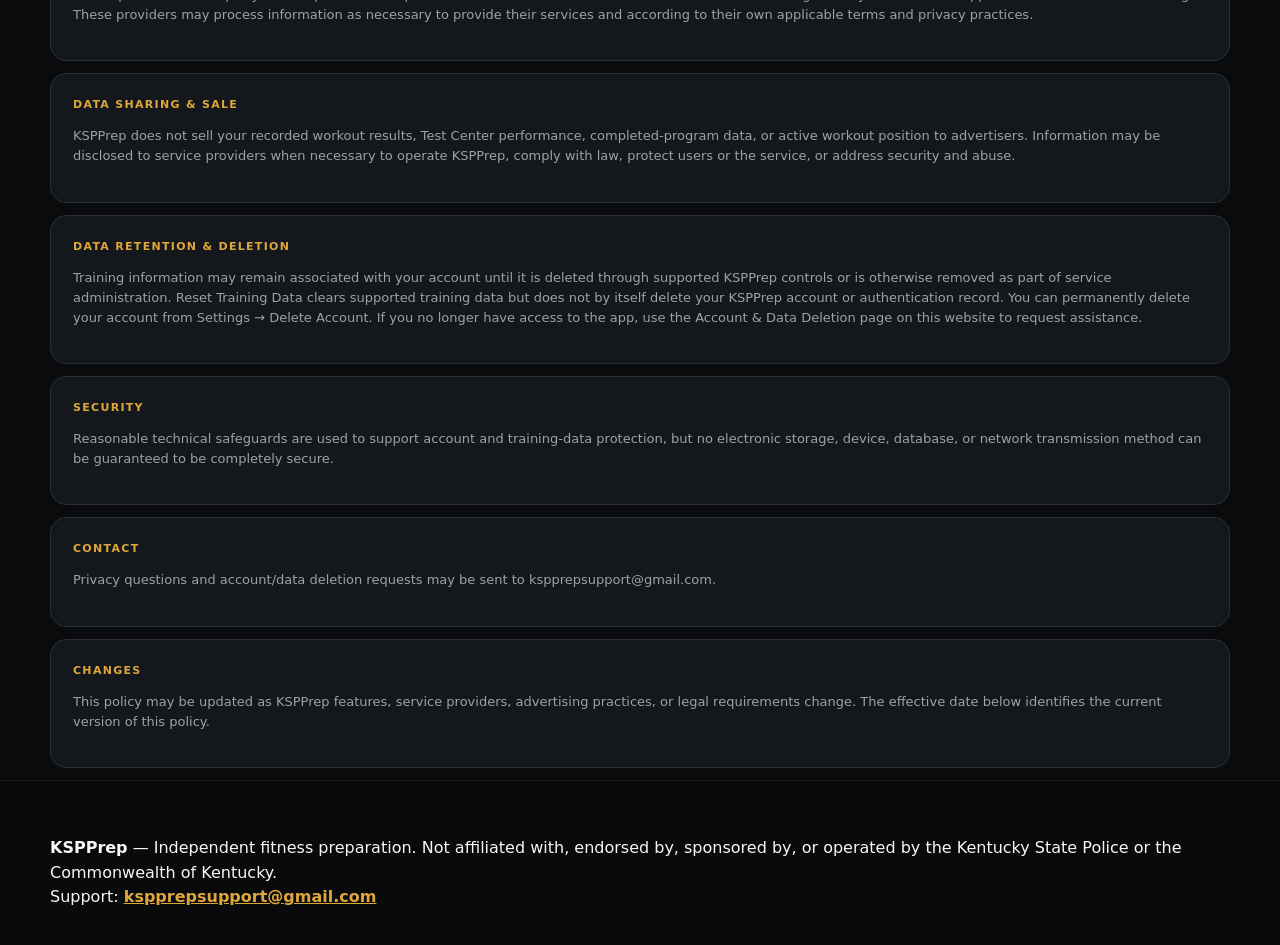
<file: privacy.html>
<!doctype html><html lang="en"><head><meta charset="utf-8"><meta name="viewport" content="width=device-width,initial-scale=1"><title>Privacy Policy | KSPPrep</title><link rel="icon" href="assets/icon.webp"><link rel="stylesheet" href="styles.css"></head><body><header class="nav">
  <div class="wrap navin">
    <a class="brand" href="index.html" aria-label="KSPPrep home">
      <img loading="eager" decoding="async" src="assets/icon.webp" alt="KSPPrep icon">
      <span>KSP<span class="gold">PREP</span></span>
    </a>
    <nav class="links" aria-label="Primary navigation">
      <a href="features.html">Features</a>
      <a href="training.html">Training</a>
      <a href="test-center.html">Test Center</a>
      <a href="roadmap.html">Roadmap</a>
      <a href="support.html">Support</a>
    </nav>
  </div>
</header><main class="wrap"><header class="pagehead"><div class="eyebrow">KSPPREP • VERSION 1.0</div><h1>Privacy Policy</h1><p>Effective September 2026</p></header><section class="section"><h2>OVERVIEW</h2><p>KSPPrep is an independently owned fitness-preparation and progress-tracking application. This policy explains the information used to provide accounts, training features, local persistence, cross-device synchronization, and advertising.</p></section>
<section class="section"><h2>ACCOUNT INFORMATION</h2><p>When you create or use a KSPPrep account, the app uses your email address and authentication information to provide account access. Authentication is handled through the app's cloud authentication provider. KSPPrep does not display your password and does not intentionally store your plain-text password in its training database.</p></section>
<section class="section"><h2>TRAINING DATA</h2><p>KSPPrep stores information you choose to create or record, including Test Center attempts, workout and exercise results, completed program days, program progress, personal-best information, and unfinished workout-session state.</p></section>
<section class="section"><h2>ACTIVE WORKOUT & RESUME DATA</h2><p>When a workout is in progress, KSPPrep may store the workout identifier, current exercise and set, timer or phase state, pause state, and save time. This information is used to provide Workout In Progress and cross-device resume features.</p></section>
<section class="section"><h2>LOCAL STORAGE & CLOUD SYNC</h2><p>Supported training information may be stored locally on your device and synchronized with KSPPrep's cloud services while you are signed in. Cloud synchronization allows supported results, completed program days, and unfinished workout progress to remain available across signed-in devices.</p></section>
<section class="section"><h2>OFFLINE USE</h2><p>When connectivity is unavailable, supported training information may be saved locally first and queued for synchronization when a connection becomes available. An offline or pending-sync state does not by itself mean that locally saved training data has been deleted.</p></section>
<section class="section"><h2>RESET & SIGN OUT</h2><p>Signing out removes the active account from the app without intentionally deleting that account's synchronized training history. Reset Training Data is intended to permanently clear the signed-in account's saved training results, program completion data, and active workout-session data from KSPPrep's supported local and cloud storage.</p></section>
<section class="section"><h2>ADVERTISING</h2><p>KSPPrep may display occasional advertisements through Google AdMob to help support free access to the app. Google and its advertising technologies may process information such as device or app identifiers, advertising information, IP address, approximate location derived from network information, and ad interactions as permitted by applicable law, device settings, consent choices, and Google's policies. KSPPrep does not intentionally send your recorded workout results, Test Center performance, or active workout position to advertisers for ad targeting.</p></section>
<section class="section"><h2>SERVICE PROVIDERS</h2><p>KSPPrep relies on third-party service providers to operate features such as authentication, cloud database storage and synchronization, app infrastructure, and advertising. These providers may process information as necessary to provide their services and according to their own applicable terms and privacy practices.</p></section>
<section class="section"><h2>DATA SHARING & SALE</h2><p>KSPPrep does not sell your recorded workout results, Test Center performance, completed-program data, or active workout position to advertisers. Information may be disclosed to service providers when necessary to operate KSPPrep, comply with law, protect users or the service, or address security and abuse.</p></section>
<section class="section"><h2>DATA RETENTION & DELETION</h2><p>Training information may remain associated with your account until it is deleted through supported KSPPrep controls or is otherwise removed as part of service administration. Reset Training Data clears supported training data but does not by itself delete your KSPPrep account or authentication record. You can permanently delete your account from Settings → Delete Account. If you no longer have access to the app, use the Account & Data Deletion page on this website to request assistance.</p></section>
<section class="section"><h2>SECURITY</h2><p>Reasonable technical safeguards are used to support account and training-data protection, but no electronic storage, device, database, or network transmission method can be guaranteed to be completely secure.</p></section>
<section class="section"><h2>CONTACT</h2><p>Privacy questions and account/data deletion requests may be sent to kspprepsupport@gmail.com.</p></section>
<section class="section"><h2>CHANGES</h2><p>This policy may be updated as KSPPrep features, service providers, advertising practices, or legal requirements change. The effective date below identifies the current version of this policy.</p></section></main><footer><div class="wrap"><strong>KSPPrep</strong> — Independent fitness preparation. Not affiliated with, endorsed by, sponsored by, or operated by the Kentucky State Police or the Commonwealth of Kentucky.<br>Support: <a class="mail" href="mailto:kspprepsupport@gmail.com">kspprepsupport@gmail.com</a></div></footer></body></html>
</file>
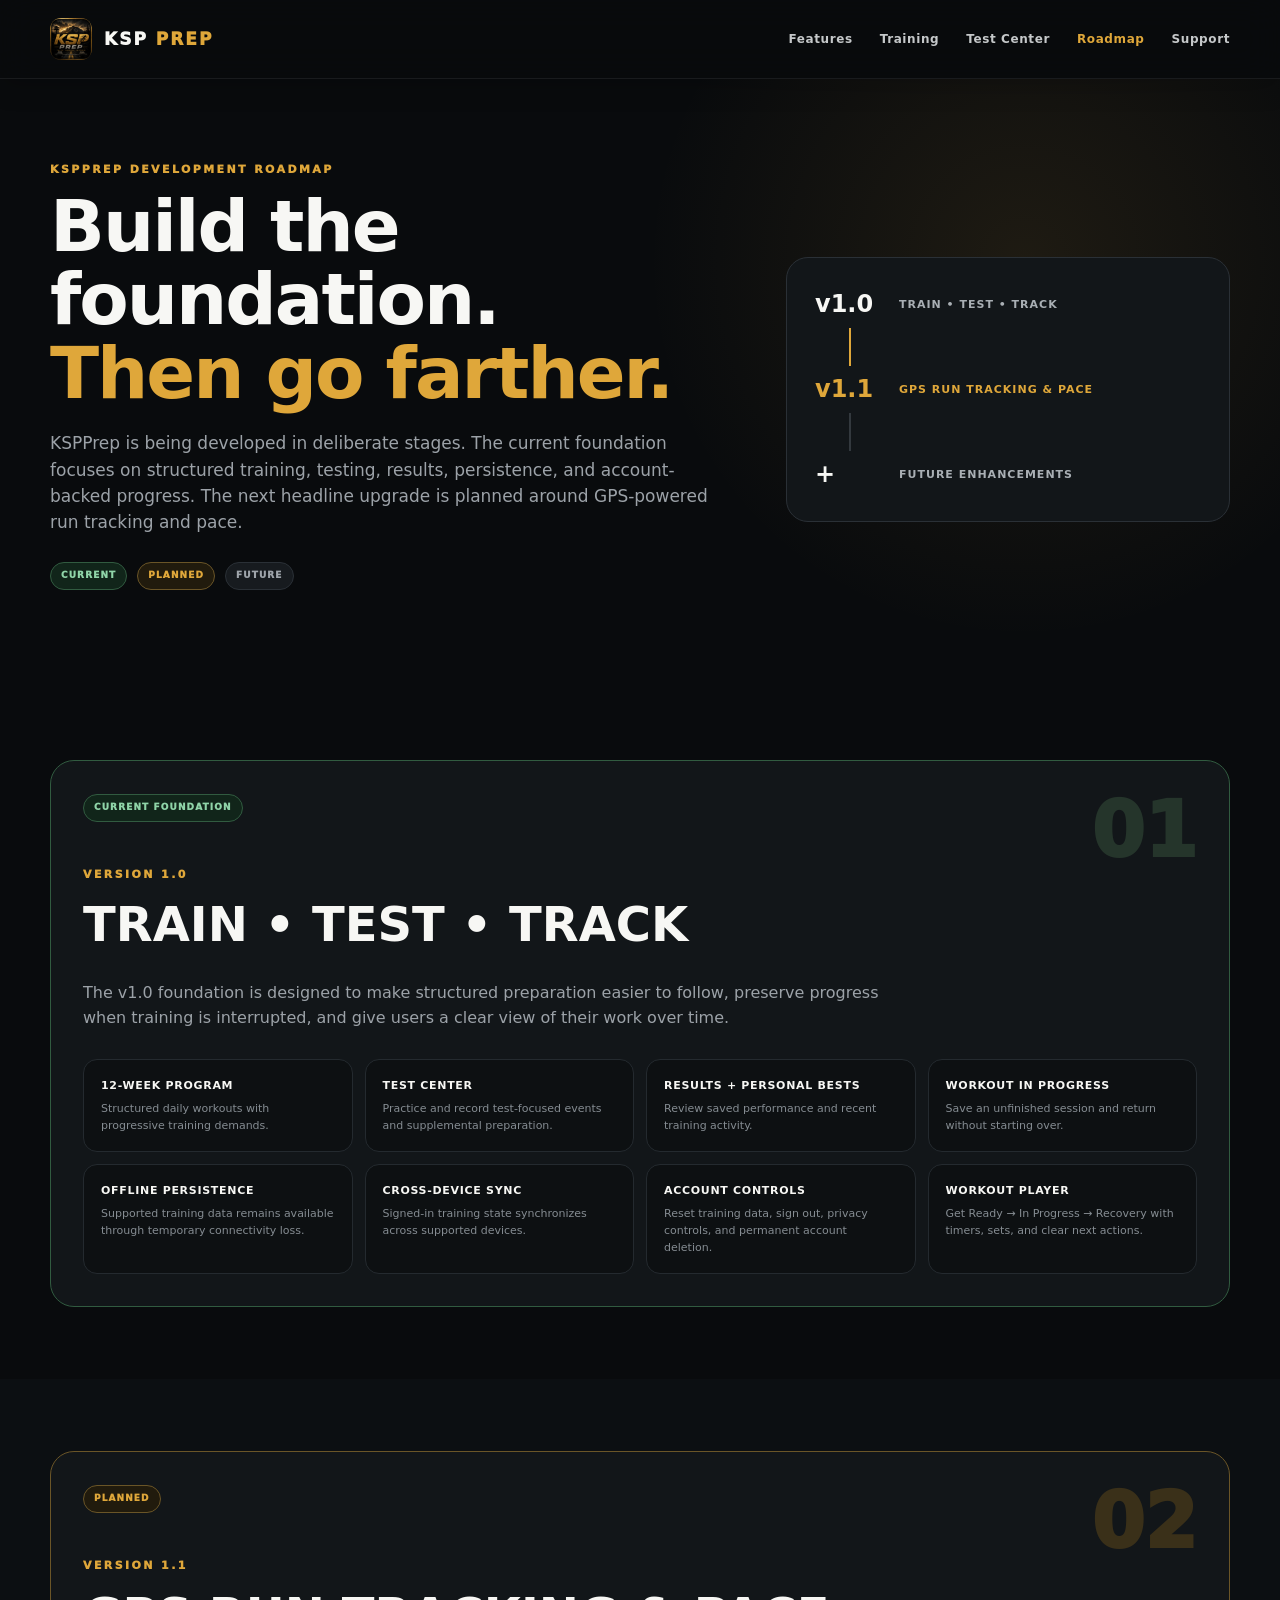
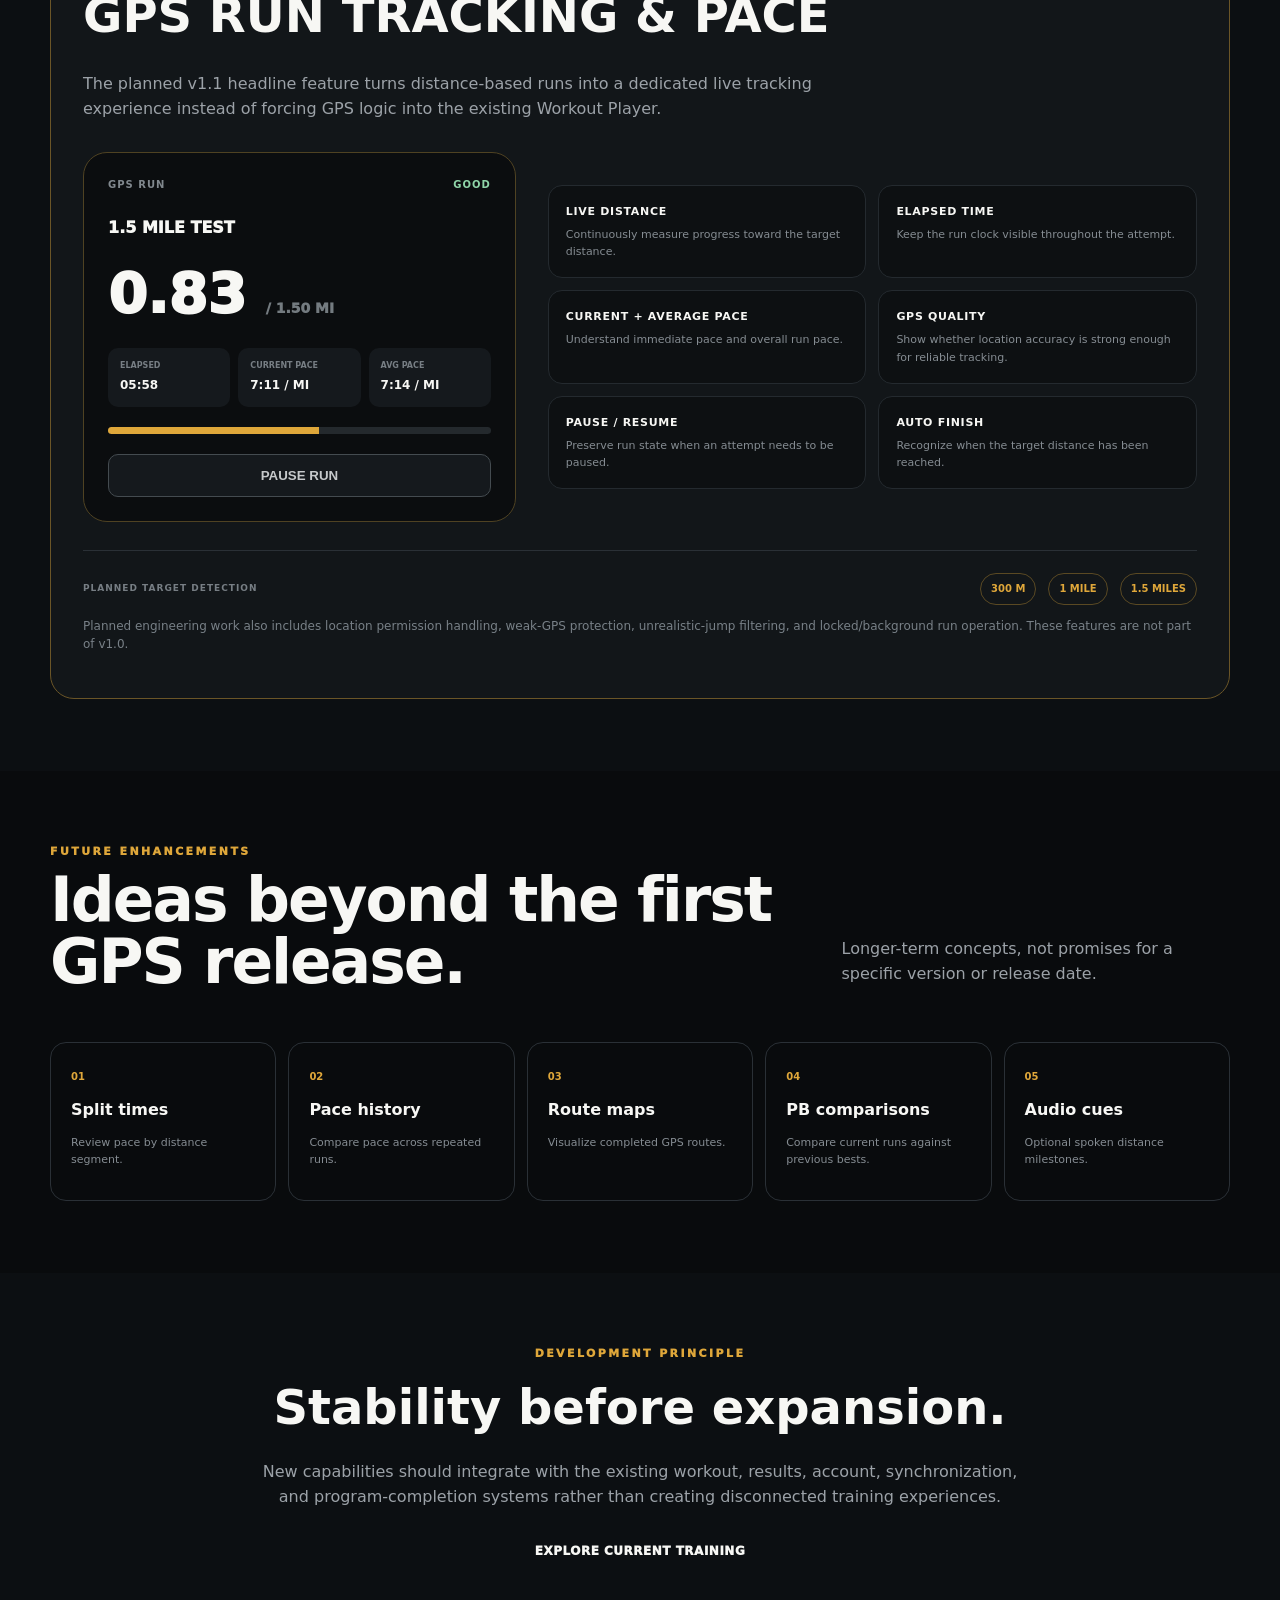
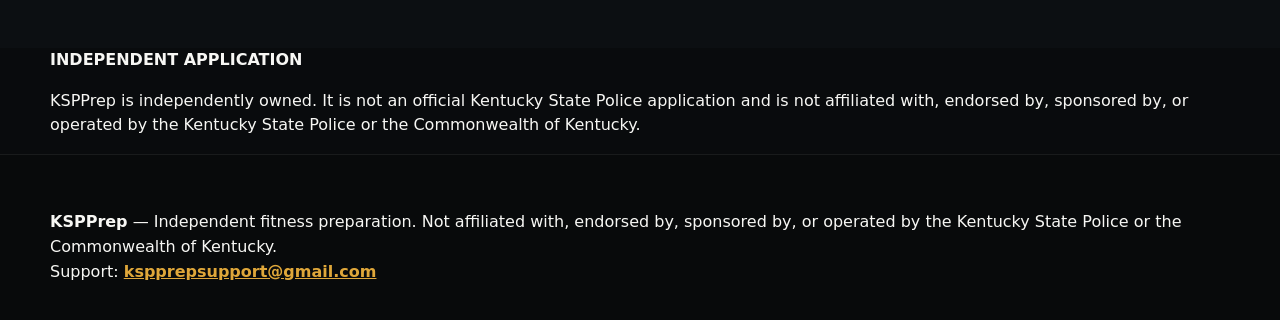
<file: roadmap.html>
<!doctype html><html lang="en"><head><meta charset="utf-8"><meta name="viewport" content="width=device-width,initial-scale=1"><title>Roadmap | KSPPrep</title><meta name="description" content="KSPPrep roadmap: v1.0 Train Test Track and planned v1.1 GPS Run Tracking & Pace."><link rel="stylesheet" href="styles.css"></head><body><nav class="nav">
  <div class="wrap navin">
    <a class="brand" href="index.html">
      <img loading="eager" decoding="async" src="assets/icon.webp" alt="KSPPrep app logo">
      <span>KSP <span class="gold">PREP</span></span>
    </a>
    <div class="links"><a href="features.html">Features</a><a href="training.html">Training</a><a href="test-center.html">Test Center</a><a class="active-link" href="roadmap.html">Roadmap</a><a href="support.html">Support</a></div>
  </div>
</nav><main>
<section class="roadmap-hero"><div class="wrap roadmap-hero-grid"><div><div class="eyebrow">KSPPREP DEVELOPMENT ROADMAP</div><h1>Build the foundation.<br><span>Then go farther.</span></h1><p>KSPPrep is being developed in deliberate stages. The current foundation focuses on structured training, testing, results, persistence, and account-backed progress. The next headline upgrade is planned around GPS-powered run tracking and pace.</p><div class="roadmap-key"><span class="status current">CURRENT</span><span class="status planned">PLANNED</span><span class="status future">FUTURE</span></div></div><div class="roadmap-rail"><div class="rail-stop live"><b>v1.0</b><span>TRAIN • TEST • TRACK</span></div><div class="rail-line"></div><div class="rail-stop next"><b>v1.1</b><span>GPS RUN TRACKING & PACE</span></div><div class="rail-line muted"></div><div class="rail-stop later"><b>+</b><span>FUTURE ENHANCEMENTS</span></div></div></div></section>
<section class="roadmap-section"><div class="wrap"><article class="release-card current-release"><div class="release-top"><div><span class="status current">CURRENT FOUNDATION</span><div class="eyebrow">VERSION 1.0</div><h2>TRAIN • TEST • TRACK</h2></div><div class="release-number">01</div></div><p class="release-lead">The v1.0 foundation is designed to make structured preparation easier to follow, preserve progress when training is interrupted, and give users a clear view of their work over time.</p><div class="roadmap-feature-grid">
<div><b>12-WEEK PROGRAM</b><span>Structured daily workouts with progressive training demands.</span></div><div><b>TEST CENTER</b><span>Practice and record test-focused events and supplemental preparation.</span></div><div><b>RESULTS + PERSONAL BESTS</b><span>Review saved performance and recent training activity.</span></div><div><b>WORKOUT IN PROGRESS</b><span>Save an unfinished session and return without starting over.</span></div><div><b>OFFLINE PERSISTENCE</b><span>Supported training data remains available through temporary connectivity loss.</span></div><div><b>CROSS-DEVICE SYNC</b><span>Signed-in training state synchronizes across supported devices.</span></div><div><b>ACCOUNT CONTROLS</b><span>Reset training data, sign out, privacy controls, and permanent account deletion.</span></div><div><b>WORKOUT PLAYER</b><span>Get Ready → In Progress → Recovery with timers, sets, and clear next actions.</span></div></div></article></div></section>
<section class="roadmap-section dark-band"><div class="wrap"><article class="release-card gps-release"><div class="release-top"><div><span class="status planned">PLANNED</span><div class="eyebrow">VERSION 1.1</div><h2>GPS RUN TRACKING & PACE</h2></div><div class="release-number gold-number">02</div></div><p class="release-lead">The planned v1.1 headline feature turns distance-based runs into a dedicated live tracking experience instead of forcing GPS logic into the existing Workout Player.</p><div class="gps-concept"><div class="gps-screen"><div class="gps-top"><span>GPS RUN</span><b>GOOD</b></div><div class="gps-target">1.5 MILE TEST</div><div class="gps-distance">0.83 <small>/ 1.50 MI</small></div><div class="gps-metrics"><div><span>ELAPSED</span><b>05:58</b></div><div><span>CURRENT PACE</span><b>7:11 / MI</b></div><div><span>AVG PACE</span><b>7:14 / MI</b></div></div><div class="gps-progress"><i style="width:55%"></i></div><button type="button">PAUSE RUN</button></div><div class="roadmap-feature-grid compact"><div><b>LIVE DISTANCE</b><span>Continuously measure progress toward the target distance.</span></div><div><b>ELAPSED TIME</b><span>Keep the run clock visible throughout the attempt.</span></div><div><b>CURRENT + AVERAGE PACE</b><span>Understand immediate pace and overall run pace.</span></div><div><b>GPS QUALITY</b><span>Show whether location accuracy is strong enough for reliable tracking.</span></div><div><b>PAUSE / RESUME</b><span>Preserve run state when an attempt needs to be paused.</span></div><div><b>AUTO FINISH</b><span>Recognize when the target distance has been reached.</span></div></div></div><div class="target-strip"><span>PLANNED TARGET DETECTION</span><b>300 M</b><b>1 MILE</b><b>1.5 MILES</b></div><p class="small-note">Planned engineering work also includes location permission handling, weak-GPS protection, unrealistic-jump filtering, and locked/background run operation. These features are not part of v1.0.</p></article></div></section>
<section class="roadmap-section"><div class="wrap"><div class="section-head"><div><div class="eyebrow">FUTURE ENHANCEMENTS</div><h2>Ideas beyond the first GPS release.</h2></div><p>Longer-term concepts, not promises for a specific version or release date.</p></div><div class="future-grid"><article><span>01</span><h3>Split times</h3><p>Review pace by distance segment.</p></article><article><span>02</span><h3>Pace history</h3><p>Compare pace across repeated runs.</p></article><article><span>03</span><h3>Route maps</h3><p>Visualize completed GPS routes.</p></article><article><span>04</span><h3>PB comparisons</h3><p>Compare current runs against previous bests.</p></article><article><span>05</span><h3>Audio cues</h3><p>Optional spoken distance milestones.</p></article></div></div></section>
<section class="roadmap-section dark-band"><div class="wrap roadmap-principle"><div class="eyebrow">DEVELOPMENT PRINCIPLE</div><h2>Stability before expansion.</h2><p>New capabilities should integrate with the existing workout, results, account, synchronization, and program-completion systems rather than creating disconnected training experiences.</p><a class="button" href="training.html">EXPLORE CURRENT TRAINING</a></div></section>
<section class="independent-band"><div class="wrap"><b>INDEPENDENT APPLICATION</b><p>KSPPrep is independently owned. It is not an official Kentucky State Police application and is not affiliated with, endorsed by, sponsored by, or operated by the Kentucky State Police or the Commonwealth of Kentucky.</p></div></section></main><footer><div class="wrap"><strong>KSPPrep</strong> — Independent fitness preparation. Not affiliated with, endorsed by, sponsored by, or operated by the Kentucky State Police or the Commonwealth of Kentucky.<br>Support: <a class="mail" href="mailto:kspprepsupport@gmail.com">kspprepsupport@gmail.com</a></div></footer></body></html>
</file>
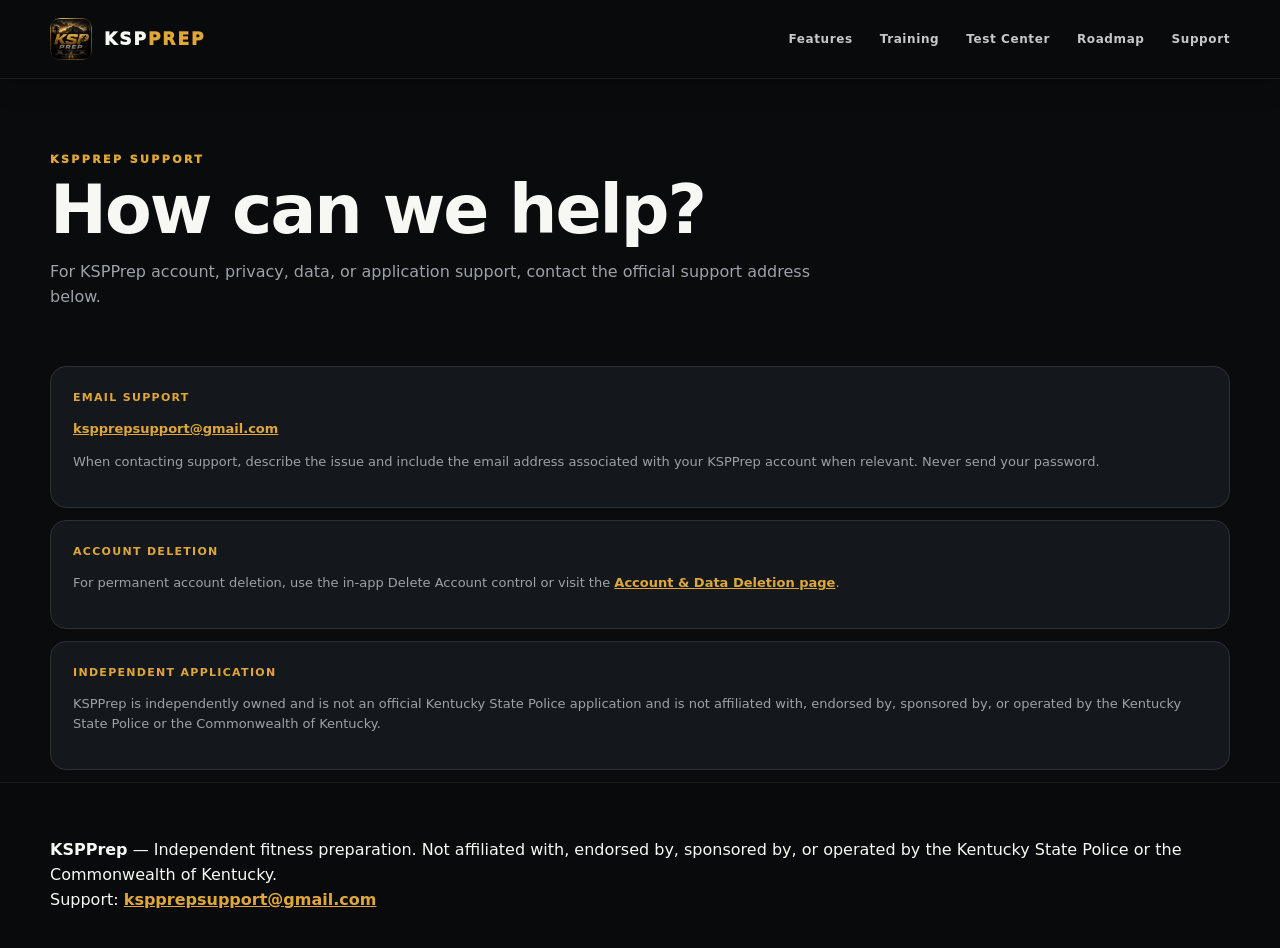
<file: support.html>
<!doctype html><html lang="en"><head><meta charset="utf-8"><meta name="viewport" content="width=device-width,initial-scale=1"><title>Support | KSPPrep</title><link rel="icon" href="assets/icon.webp"><link rel="stylesheet" href="styles.css"></head><body><header class="nav">
  <div class="wrap navin">
    <a class="brand" href="index.html" aria-label="KSPPrep home">
      <img loading="eager" decoding="async" src="assets/icon.webp" alt="KSPPrep icon">
      <span>KSP<span class="gold">PREP</span></span>
    </a>
    <nav class="links" aria-label="Primary navigation">
      <a href="features.html">Features</a>
      <a href="training.html">Training</a>
      <a href="test-center.html">Test Center</a>
      <a href="roadmap.html">Roadmap</a>
      <a href="support.html">Support</a>
    </nav>
  </div>
</header>
<main class="wrap"><header class="pagehead"><div class="eyebrow">KSPPREP SUPPORT</div><h1>How can we help?</h1><p>For KSPPrep account, privacy, data, or application support, contact the official support address below.</p></header>
<section class="section"><h2>EMAIL SUPPORT</h2><p><a class="mail" href="mailto:kspprepsupport@gmail.com">kspprepsupport@gmail.com</a></p><p>When contacting support, describe the issue and include the email address associated with your KSPPrep account when relevant. Never send your password.</p></section>
<section class="section"><h2>ACCOUNT DELETION</h2><p>For permanent account deletion, use the in-app Delete Account control or visit the <a class="mail" href="delete-account.html">Account & Data Deletion page</a>.</p></section>
<section class="section"><h2>INDEPENDENT APPLICATION</h2><p>KSPPrep is independently owned and is not an official Kentucky State Police application and is not affiliated with, endorsed by, sponsored by, or operated by the Kentucky State Police or the Commonwealth of Kentucky.</p></section>
</main><footer><div class="wrap"><strong>KSPPrep</strong> — Independent fitness preparation. Not affiliated with, endorsed by, sponsored by, or operated by the Kentucky State Police or the Commonwealth of Kentucky.<br>Support: <a class="mail" href="mailto:kspprepsupport@gmail.com">kspprepsupport@gmail.com</a></div></footer></body></html>
</file>
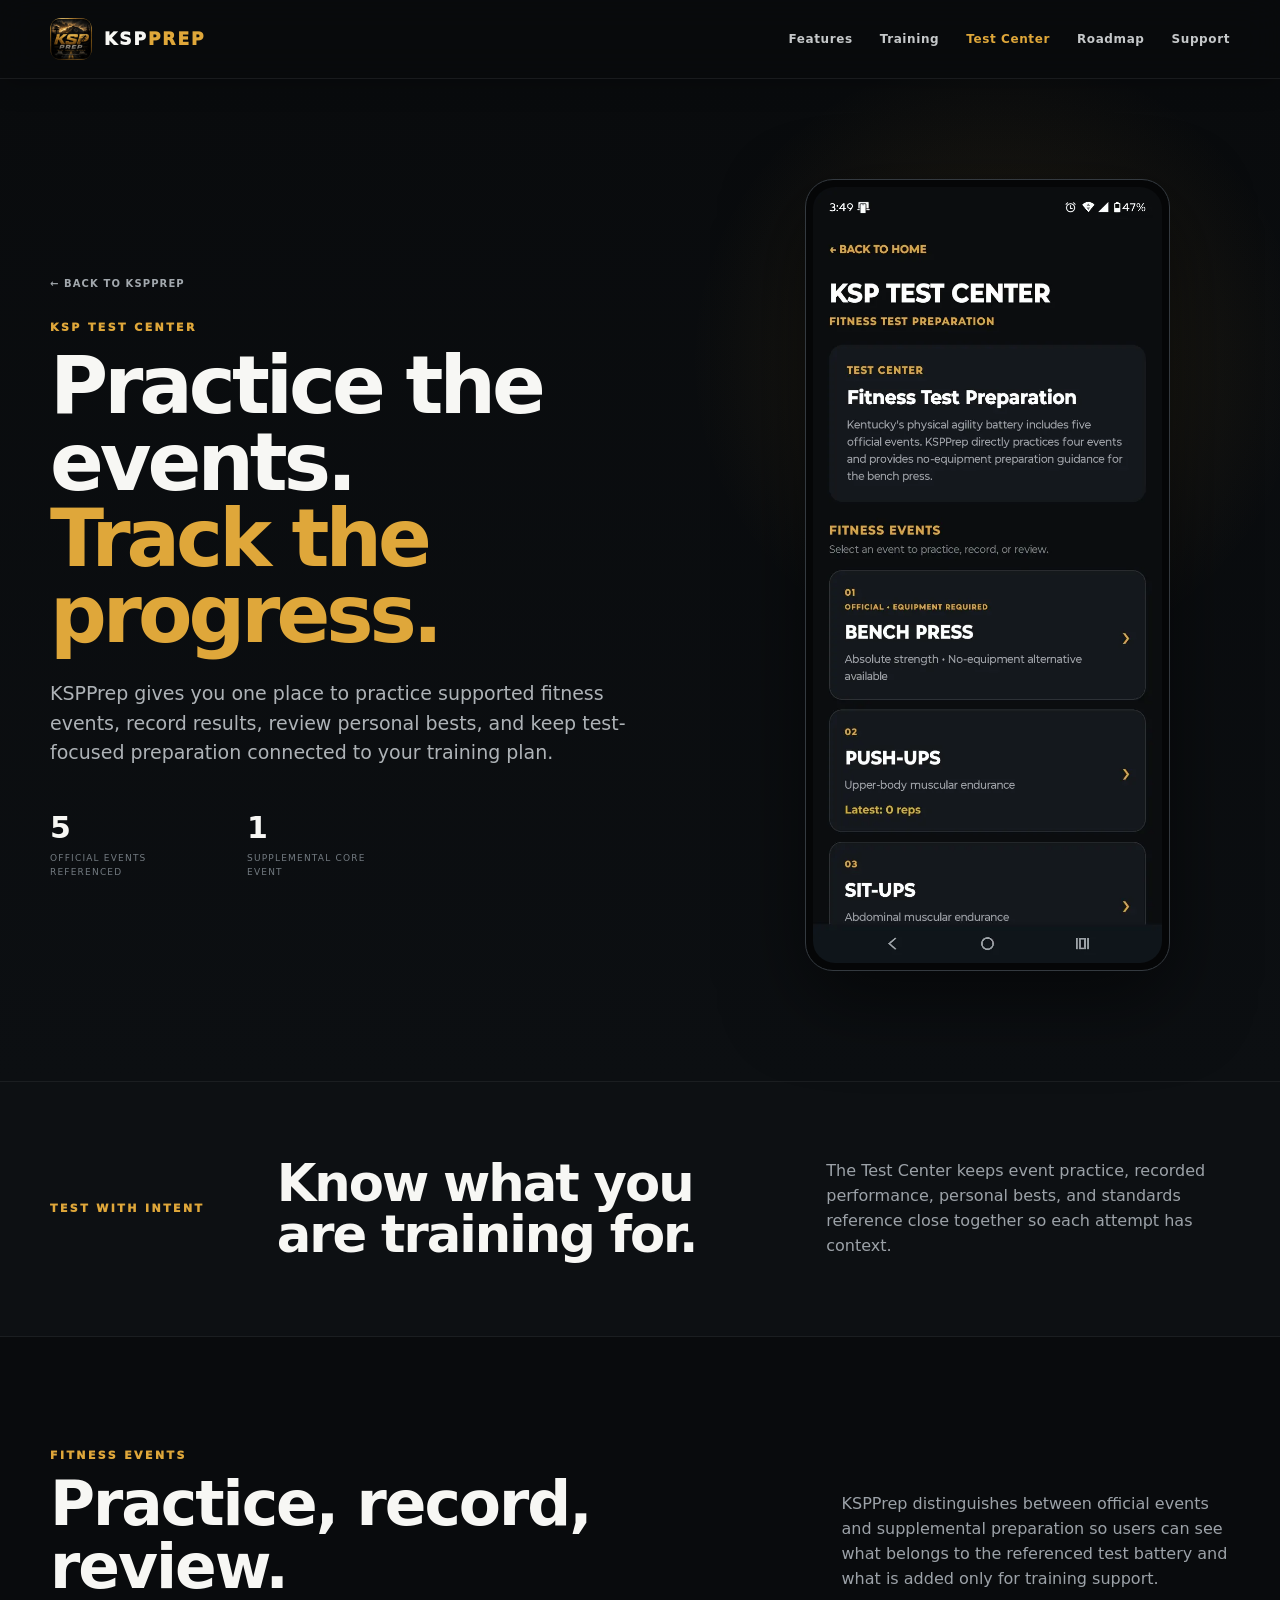
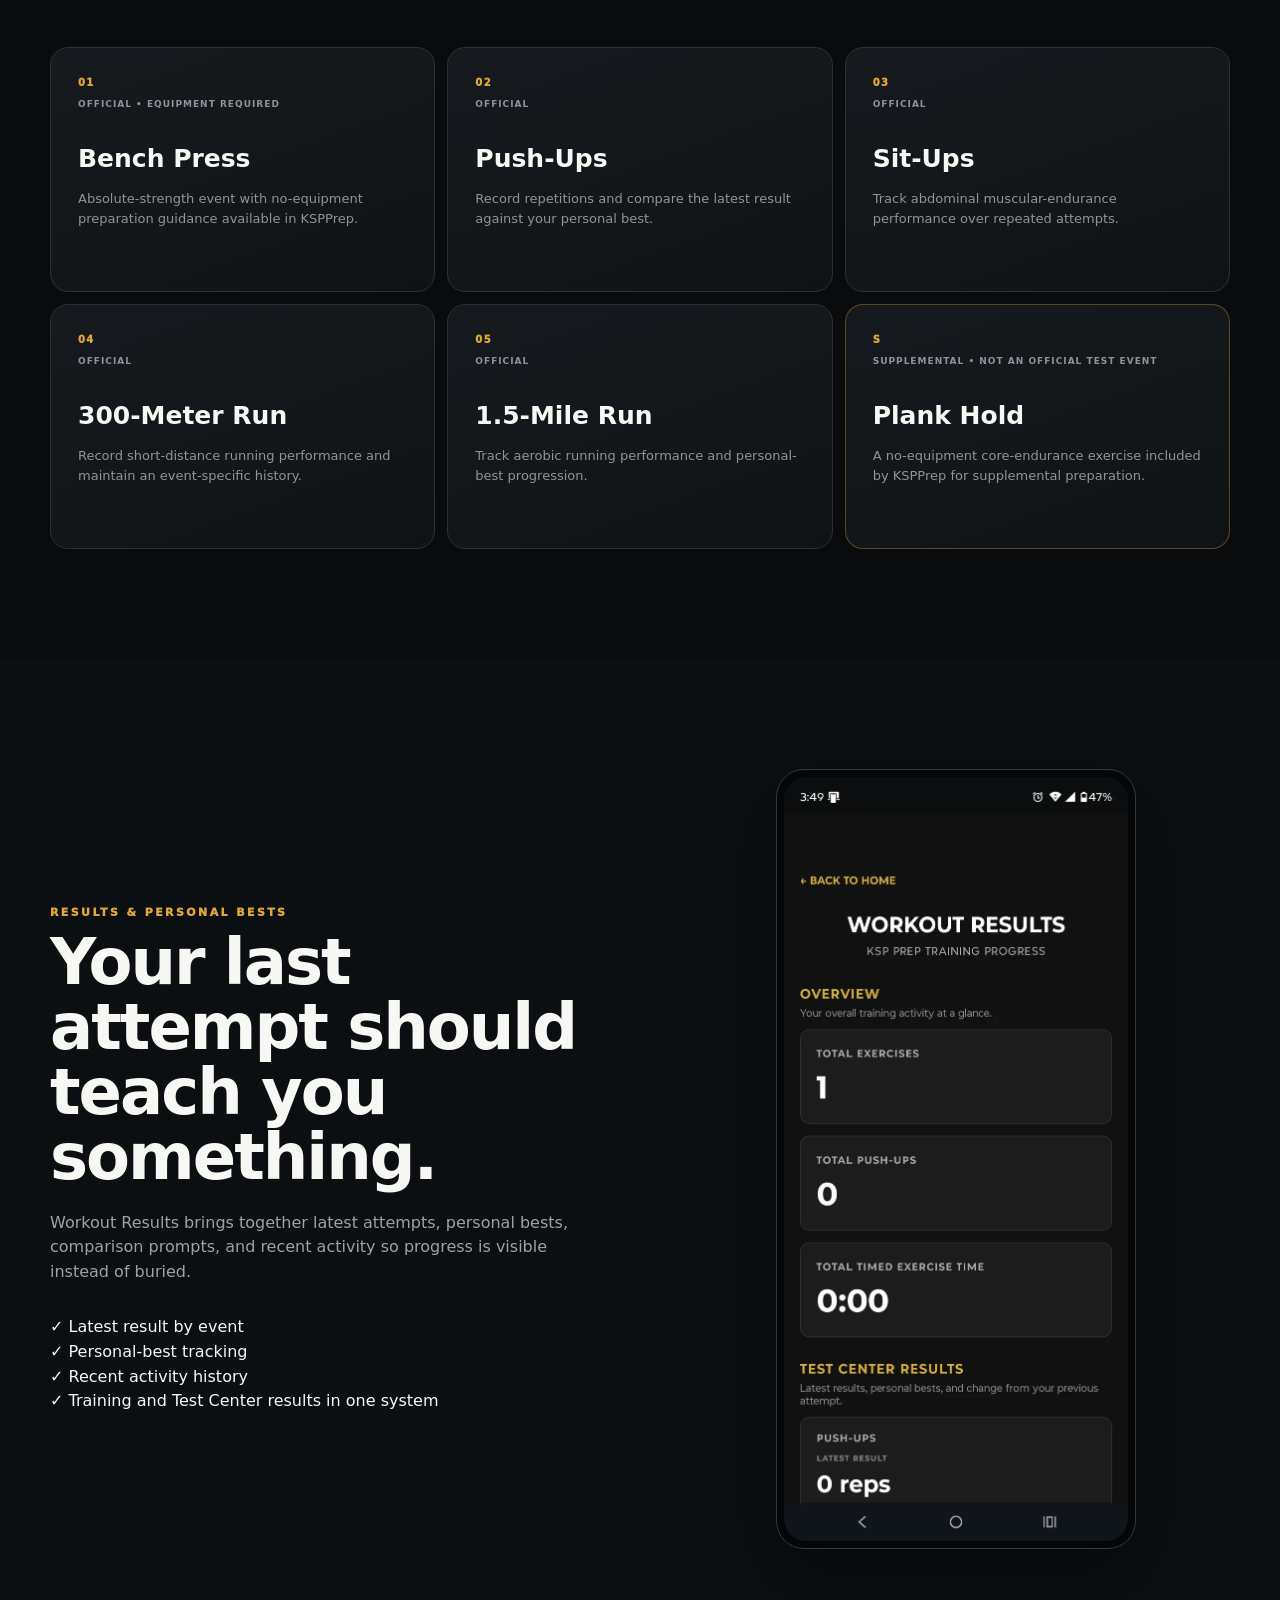
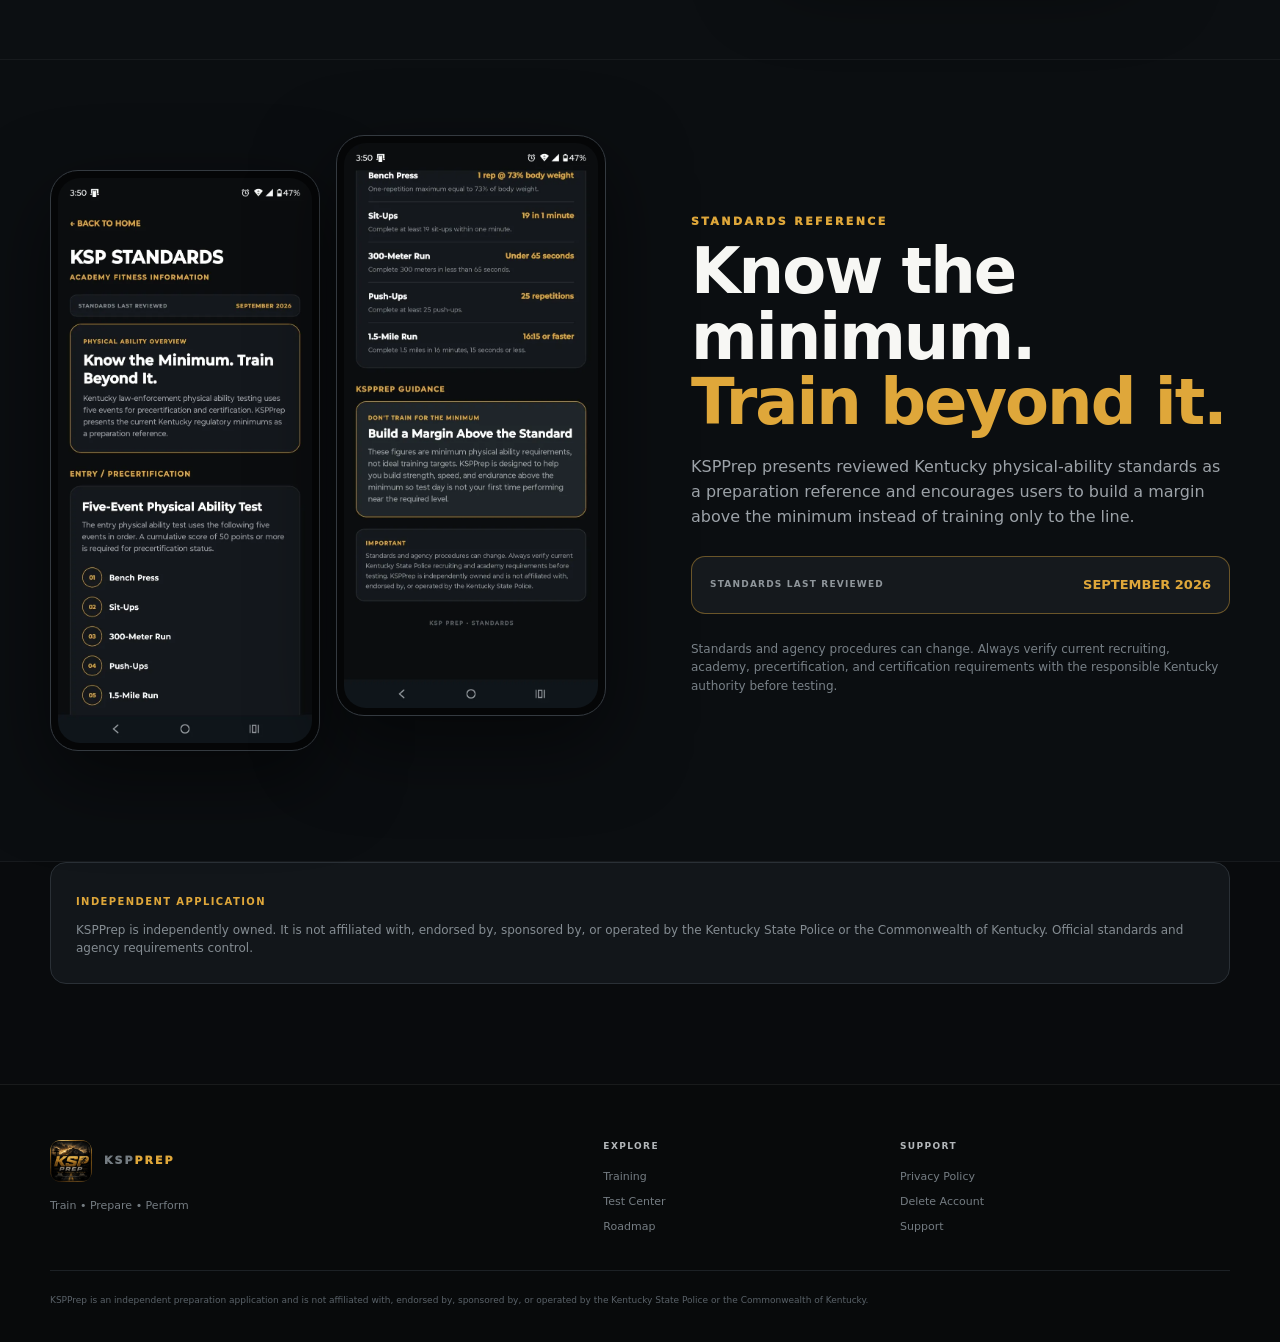
<file: test-center.html>
<!doctype html>
<html lang="en">
<head>
  <meta charset="utf-8">
  <meta name="viewport" content="width=device-width, initial-scale=1">
  <meta name="theme-color" content="#090b0d">
  <meta name="description" content="Explore the KSPPrep Test Center, event practice, result tracking, personal bests, and standards-reference tools.">
  <title>Test Center | KSPPrep</title>
  <link rel="icon" href="assets/icon.webp">
  <link rel="stylesheet" href="styles.css">
</head>
<body>
<header class="nav">
  <div class="wrap navin">
    <a class="brand" href="index.html" aria-label="KSPPrep home">
      <img loading="eager" decoding="async" src="assets/icon.webp" alt="KSPPrep icon">
      <span>KSP<span class="gold">PREP</span></span>
    </a>
    <nav class="links" aria-label="Primary navigation">
      <a href="features.html">Features</a>
      <a href="training.html">Training</a>
      <a class="active-link" href="test-center.html">Test Center</a>
      <a href="roadmap.html">Roadmap</a>
      <a href="support.html">Support</a>
    </nav>
  </div>
</header>
<main>
  <section class="tc-hero">
    <div class="wrap tc-hero-grid">
      <div class="tc-copy reveal">
        <a class="backlink" href="index.html">← BACK TO KSPPREP</a>
        <div class="eyebrow">KSP TEST CENTER</div>
        <h1>Practice the events.<br><em>Track the progress.</em></h1>
        <p class="lead">KSPPrep gives you one place to practice supported fitness events, record results, review personal bests, and keep test-focused preparation connected to your training plan.</p>
        <div class="tc-stat-row">
          <div><strong>5</strong><span>OFFICIAL EVENTS REFERENCED</span></div>
          <div><strong>1</strong><span>SUPPLEMENTAL CORE EVENT</span></div>
        </div>
      </div>
      <div class="tc-hero-phone reveal">
        <figure class="phone tc-main-phone"><img loading="lazy" decoding="async" src="assets/screens/1000008047.webp" alt="KSPPrep Test Center screen"></figure>
      </div>
    </div>
  </section>

  <section class="tc-principle">
    <div class="wrap principle-grid reveal">
      <div class="eyebrow">TEST WITH INTENT</div>
      <h2>Know what you are training for.</h2>
      <p>The Test Center keeps event practice, recorded performance, personal bests, and standards reference close together so each attempt has context.</p>
    </div>
  </section>

  <section class="tc-section">
    <div class="wrap">
      <div class="section-head reveal">
        <div><div class="eyebrow">FITNESS EVENTS</div><h2>Practice, record, review.</h2></div>
        <p>KSPPrep distinguishes between official events and supplemental preparation so users can see what belongs to the referenced test battery and what is added only for training support.</p>
      </div>
      <div class="event-grid">
        <article class="event-card reveal"><span>01</span><b>OFFICIAL • EQUIPMENT REQUIRED</b><h3>Bench Press</h3><p>Absolute-strength event with no-equipment preparation guidance available in KSPPrep.</p></article>
        <article class="event-card reveal"><span>02</span><b>OFFICIAL</b><h3>Push-Ups</h3><p>Record repetitions and compare the latest result against your personal best.</p></article>
        <article class="event-card reveal"><span>03</span><b>OFFICIAL</b><h3>Sit-Ups</h3><p>Track abdominal muscular-endurance performance over repeated attempts.</p></article>
        <article class="event-card reveal"><span>04</span><b>OFFICIAL</b><h3>300-Meter Run</h3><p>Record short-distance running performance and maintain an event-specific history.</p></article>
        <article class="event-card reveal"><span>05</span><b>OFFICIAL</b><h3>1.5-Mile Run</h3><p>Track aerobic running performance and personal-best progression.</p></article>
        <article class="event-card supplemental reveal"><span>S</span><b>SUPPLEMENTAL • NOT AN OFFICIAL TEST EVENT</b><h3>Plank Hold</h3><p>A no-equipment core-endurance exercise included by KSPPrep for supplemental preparation.</p></article>
      </div>
    </div>
  </section>

  <section class="tc-section dark-band">
    <div class="wrap tc-results-grid">
      <div class="tc-results-copy reveal">
        <div class="eyebrow">RESULTS & PERSONAL BESTS</div>
        <h2>Your last attempt should teach you something.</h2>
        <p>Workout Results brings together latest attempts, personal bests, comparison prompts, and recent activity so progress is visible instead of buried.</p>
        <div class="ticks">
          <div>✓ Latest result by event</div>
          <div>✓ Personal-best tracking</div>
          <div>✓ Recent activity history</div>
          <div>✓ Training and Test Center results in one system</div>
        </div>
      </div>
      <div class="tc-results-phone reveal"><figure class="phone wide-phone"><img loading="lazy" decoding="async" src="assets/screens/1000008049.webp" alt="KSPPrep workout results screen"></figure></div>
    </div>
  </section>

  <section class="tc-section standards-band">
    <div class="wrap tc-standards-grid">
      <div class="tc-standards-phones reveal">
        <figure class="phone"><img loading="lazy" decoding="async" src="assets/screens/1000008052.webp" alt="KSPPrep standards overview"></figure>
        <figure class="phone raised"><img loading="lazy" decoding="async" src="assets/screens/1000008054.webp" alt="KSPPrep standards guidance"></figure>
      </div>
      <div class="tc-standards-copy reveal">
        <div class="eyebrow">STANDARDS REFERENCE</div>
        <h2>Know the minimum.<br><span>Train beyond it.</span></h2>
        <p>KSPPrep presents reviewed Kentucky physical-ability standards as a preparation reference and encourages users to build a margin above the minimum instead of training only to the line.</p>
        <div class="review-card"><b>STANDARDS LAST REVIEWED</b><strong>SEPTEMBER 2026</strong></div>
        <p class="small-note">Standards and agency procedures can change. Always verify current recruiting, academy, precertification, and certification requirements with the responsible Kentucky authority before testing.</p>
      </div>
    </div>
  </section>

  <section class="training-disclaimer">
    <div class="wrap"><div class="disclaimer-card reveal"><b>INDEPENDENT APPLICATION</b><p>KSPPrep is independently owned. It is not affiliated with, endorsed by, sponsored by, or operated by the Kentucky State Police or the Commonwealth of Kentucky. Official standards and agency requirements control.</p></div></div>
  </section>
</main>

<footer>
  <div class="wrap footer-grid">
    <div><a class="brand footer-brand" href="index.html"><img loading="eager" decoding="async" src="assets/icon.webp" alt=""><span>KSP<span class="gold">PREP</span></span></a><p>Train • Prepare • Perform</p></div>
    <div><b>EXPLORE</b><a href="training.html">Training</a><a href="test-center.html">Test Center</a><a href="roadmap.html">Roadmap</a></div>
    <div><b>SUPPORT</b><a href="privacy.html">Privacy Policy</a><a href="delete-account.html">Delete Account</a><a href="support.html">Support</a></div>
  </div>
  <div class="wrap fineprint">KSPPrep is an independent preparation application and is not affiliated with, endorsed by, sponsored by, or operated by the Kentucky State Police or the Commonwealth of Kentucky.</div>
</footer>
<script>const observer=new IntersectionObserver(e=>e.forEach(x=>{if(x.isIntersecting)x.target.classList.add('visible')}),{threshold:.12});document.querySelectorAll('.reveal').forEach(el=>observer.observe(el));</script>
</body></html>
</file>
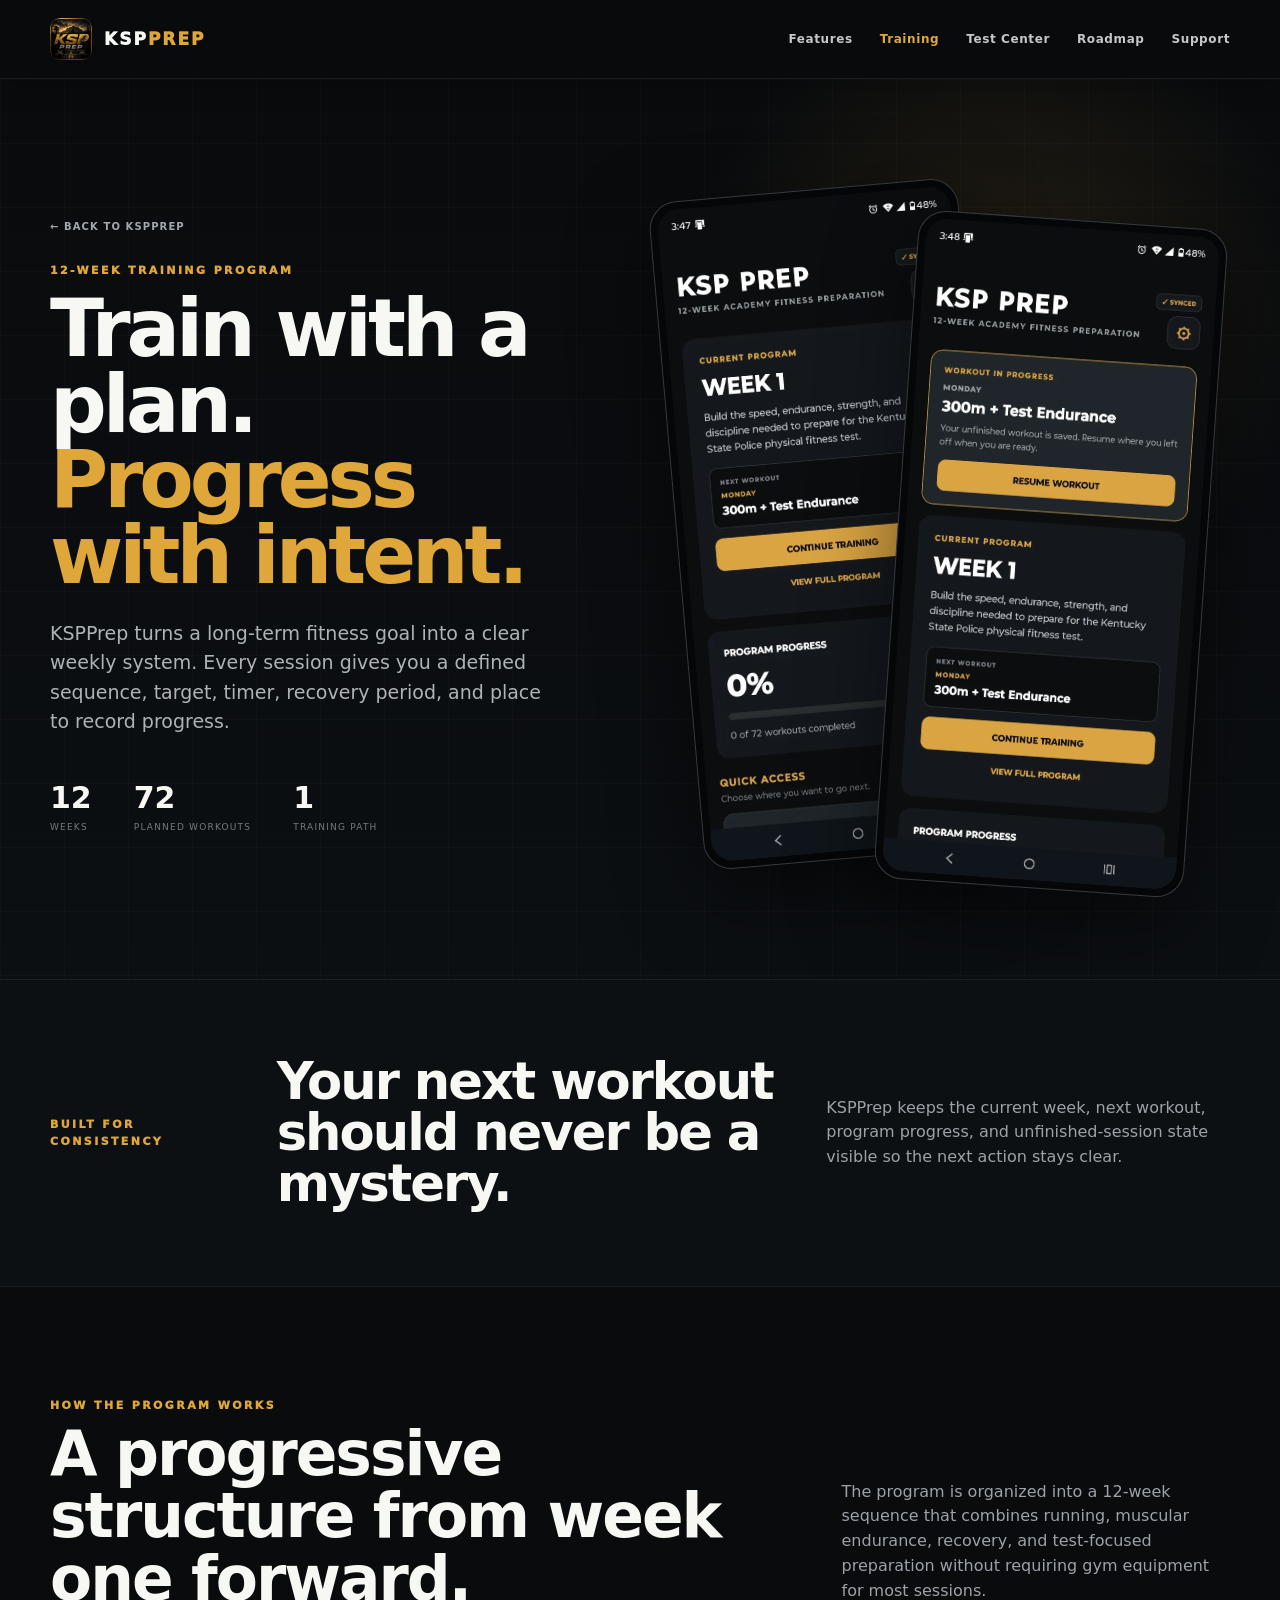
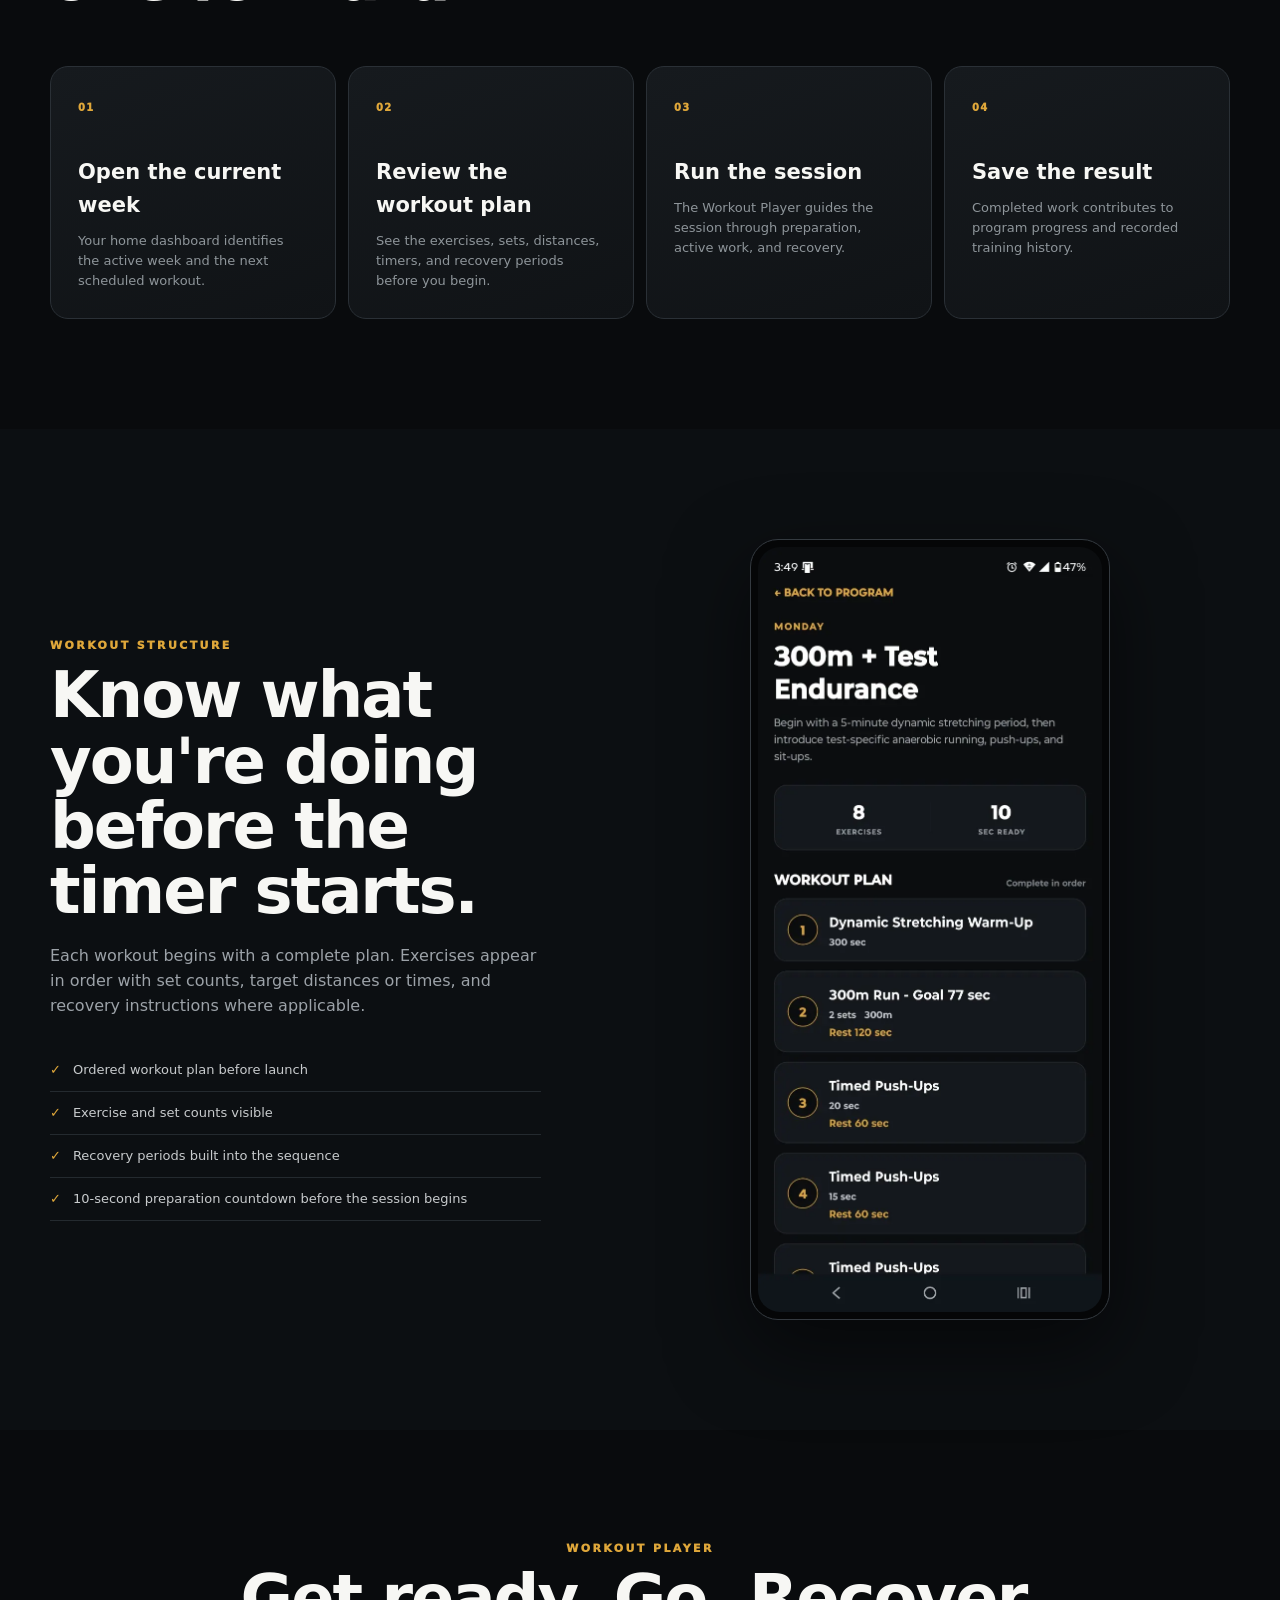
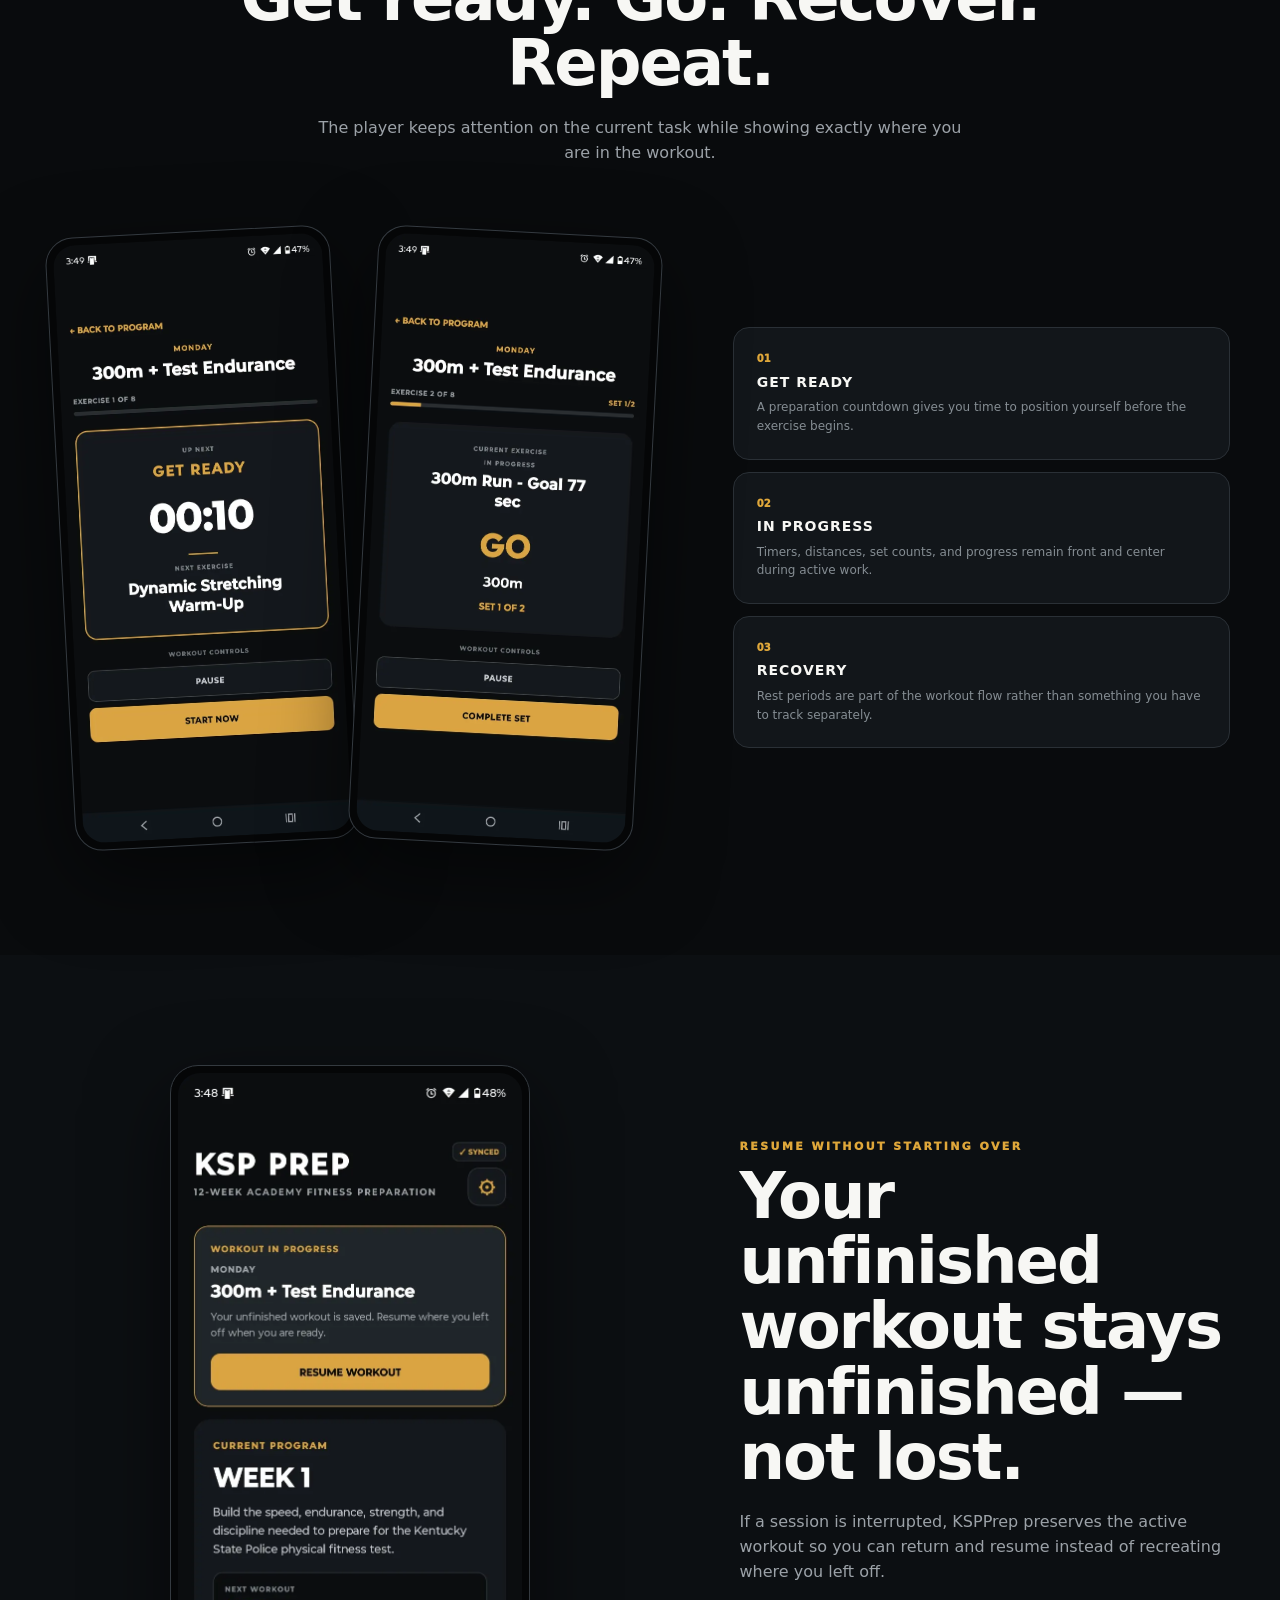
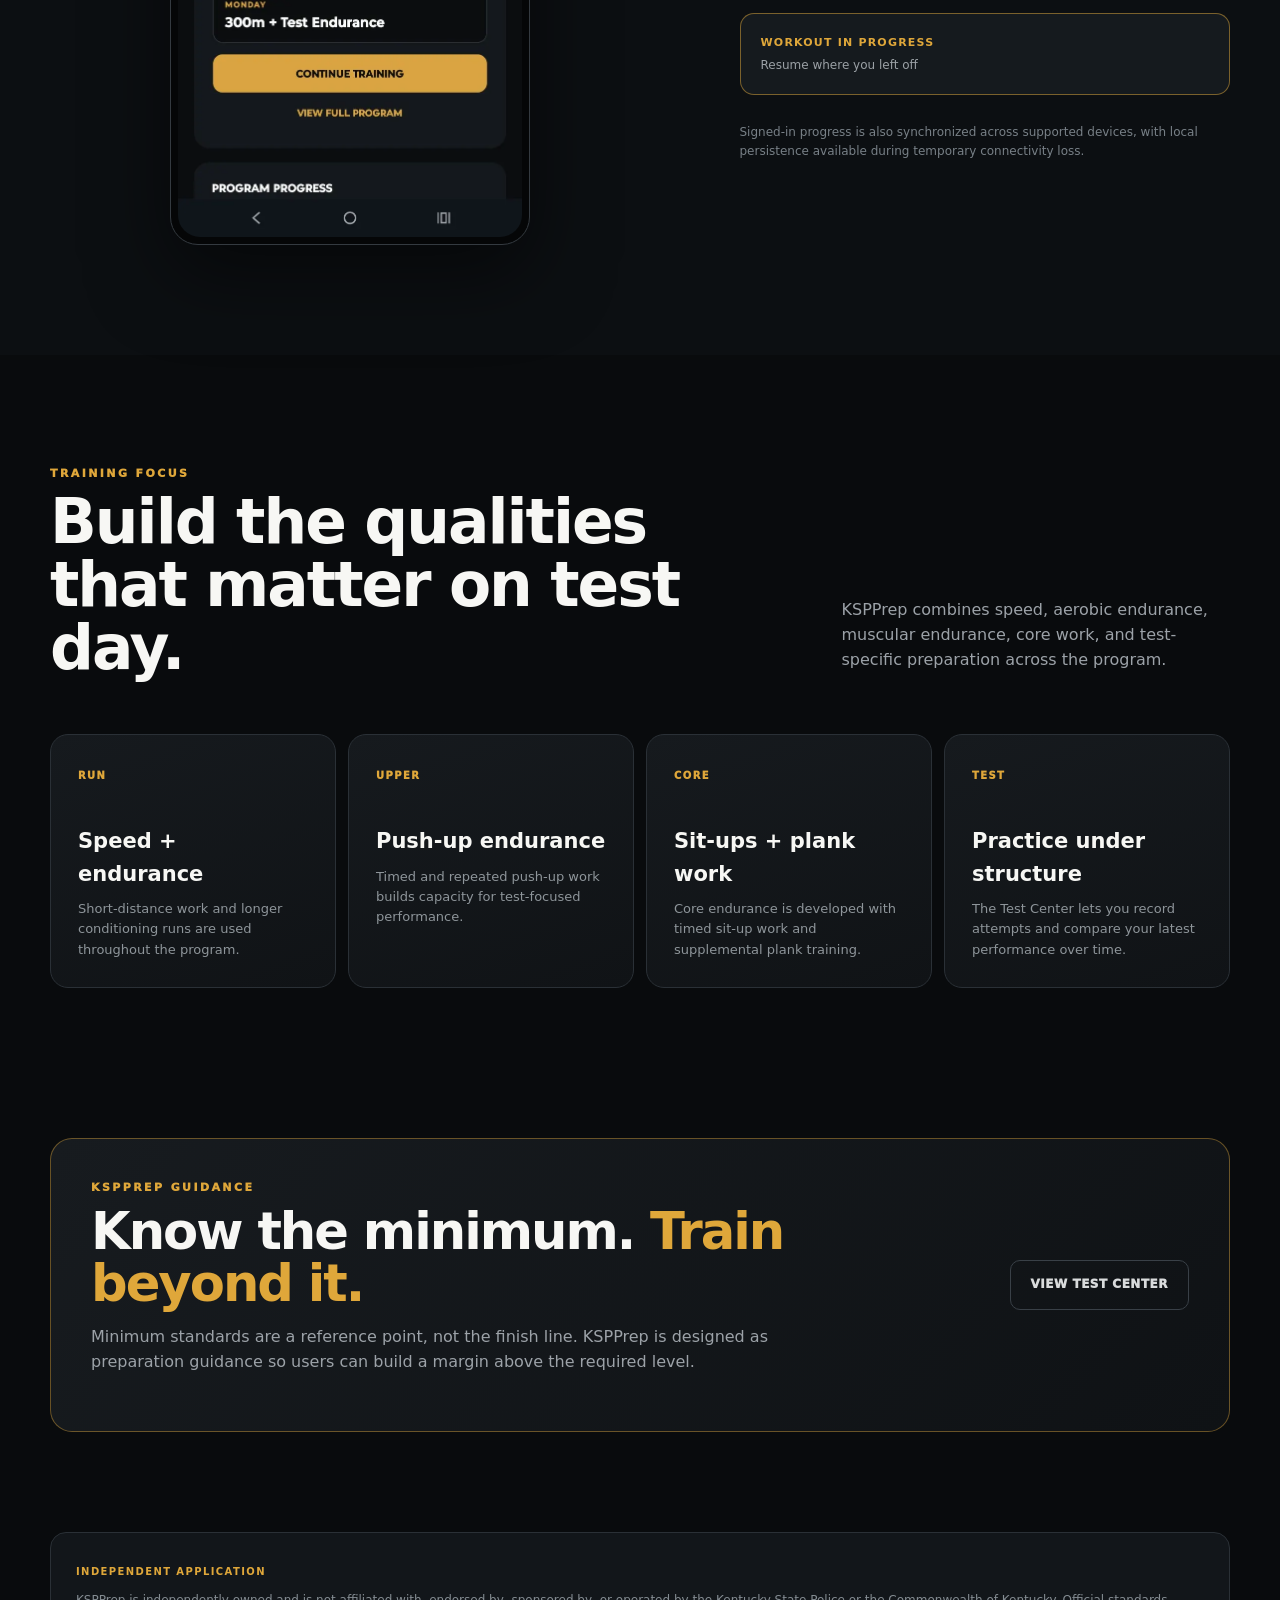
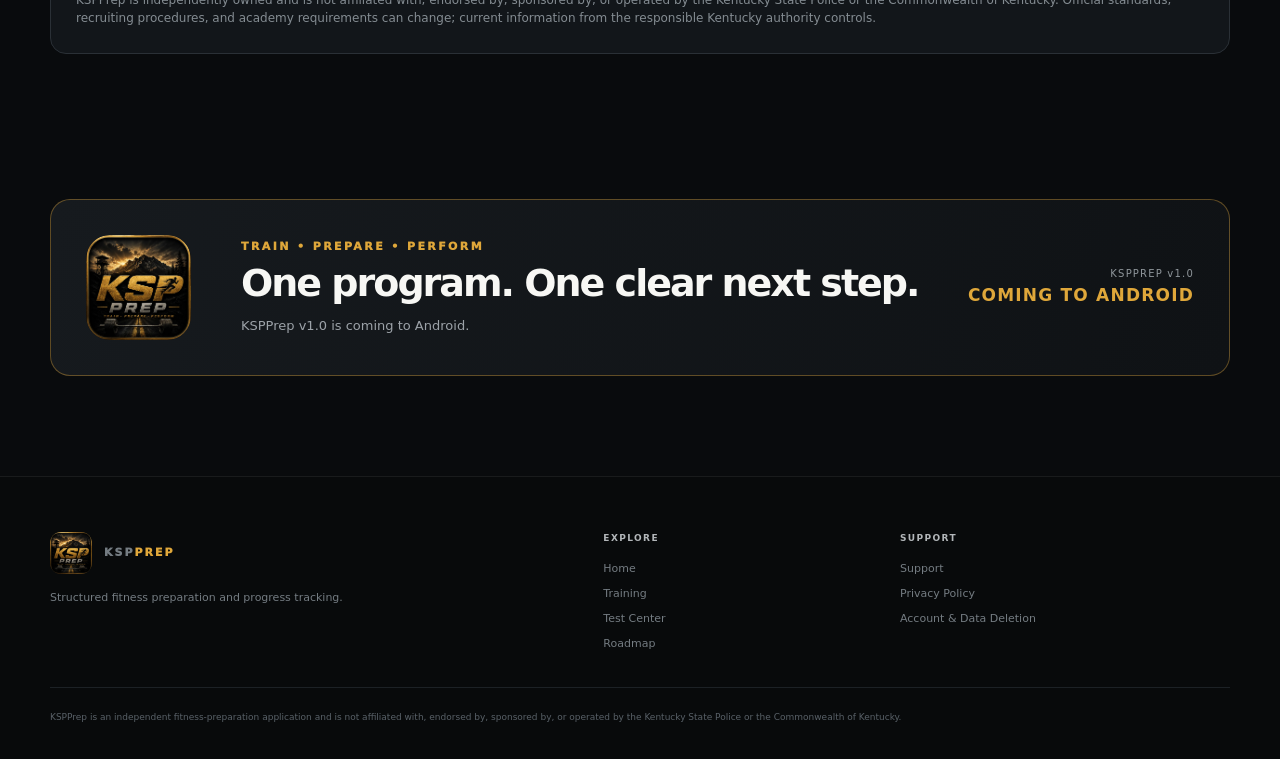
<file: training.html>
<!doctype html>
<html lang="en">
<head>
  <meta charset="utf-8">
  <meta name="viewport" content="width=device-width, initial-scale=1">
  <meta name="theme-color" content="#090b0d">
  <meta name="description" content="Explore the KSPPrep 12-week training program, workout structure, recovery flow, progress tracking, and resume system.">
  <title>Training | KSPPrep</title>
  <link rel="icon" href="assets/icon.webp">
  <link rel="stylesheet" href="styles.css">
</head>
<body>
  <header class="nav">
  <div class="wrap navin">
    <a class="brand" href="index.html" aria-label="KSPPrep home">
      <img loading="eager" decoding="async" src="assets/icon.webp" alt="KSPPrep icon">
      <span>KSP<span class="gold">PREP</span></span>
    </a>
    <nav class="links" aria-label="Primary navigation">
      <a href="features.html">Features</a>
      <a class="active-link" href="training.html">Training</a>
      <a href="test-center.html">Test Center</a>
      <a href="roadmap.html">Roadmap</a>
      <a href="support.html">Support</a>
    </nav>
  </div>
</header>

  <main>
    <section class="training-hero">
      <div class="wrap training-hero-grid">
        <div class="training-hero-copy reveal">
          <a class="backlink" href="index.html">← BACK TO KSPPREP</a>
          <div class="eyebrow">12-WEEK TRAINING PROGRAM</div>
          <h1>Train with a plan.<br><em>Progress with intent.</em></h1>
          <p class="lead">KSPPrep turns a long-term fitness goal into a clear weekly system. Every session gives you a defined sequence, target, timer, recovery period, and place to record progress.</p>
          <div class="training-stat-row">
            <div><strong>12</strong><span>WEEKS</span></div>
            <div><strong>72</strong><span>PLANNED WORKOUTS</span></div>
            <div><strong>1</strong><span>TRAINING PATH</span></div>
          </div>
        </div>
        <div class="training-hero-phones reveal">
          <figure class="phone training-phone-one"><img loading="lazy" decoding="async" src="assets/screens/1000008039.webp" alt="KSPPrep current program screen"></figure>
          <figure class="phone training-phone-two"><img loading="lazy" decoding="async" src="assets/screens/1000008041.webp" alt="KSPPrep workout in progress resume screen"></figure>
        </div>
      </div>
    </section>

    <section class="training-principle">
      <div class="wrap principle-grid reveal">
        <div class="eyebrow">BUILT FOR CONSISTENCY</div>
        <h2>Your next workout should never be a mystery.</h2>
        <p>KSPPrep keeps the current week, next workout, program progress, and unfinished-session state visible so the next action stays clear.</p>
      </div>
    </section>

    <section class="training-section">
      <div class="wrap">
        <div class="section-head training-heading reveal">
          <div><div class="eyebrow">HOW THE PROGRAM WORKS</div><h2>A progressive structure from week one forward.</h2></div>
          <p>The program is organized into a 12-week sequence that combines running, muscular endurance, recovery, and test-focused preparation without requiring gym equipment for most sessions.</p>
        </div>
        <div class="training-flow-grid">
          <article class="training-step reveal"><span>01</span><h3>Open the current week</h3><p>Your home dashboard identifies the active week and the next scheduled workout.</p></article>
          <article class="training-step reveal"><span>02</span><h3>Review the workout plan</h3><p>See the exercises, sets, distances, timers, and recovery periods before you begin.</p></article>
          <article class="training-step reveal"><span>03</span><h3>Run the session</h3><p>The Workout Player guides the session through preparation, active work, and recovery.</p></article>
          <article class="training-step reveal"><span>04</span><h3>Save the result</h3><p>Completed work contributes to program progress and recorded training history.</p></article>
        </div>
      </div>
    </section>

    <section class="training-section dark-band">
      <div class="wrap training-split">
        <div class="training-split-copy reveal">
          <div class="eyebrow">WORKOUT STRUCTURE</div>
          <h2>Know what you're doing before the timer starts.</h2>
          <p>Each workout begins with a complete plan. Exercises appear in order with set counts, target distances or times, and recovery instructions where applicable.</p>
          <ul class="ticks">
            <li>Ordered workout plan before launch</li>
            <li>Exercise and set counts visible</li>
            <li>Recovery periods built into the sequence</li>
            <li>10-second preparation countdown before the session begins</li>
          </ul>
        </div>
        <div class="training-shot-stack reveal">
          <figure class="phone wide-phone"><img loading="lazy" decoding="async" src="assets/screens/1000008042.webp" alt="KSPPrep workout plan overview"></figure>
        </div>
      </div>
    </section>

    <section class="training-section">
      <div class="wrap">
        <div class="training-player-head reveal">
          <div class="eyebrow">WORKOUT PLAYER</div>
          <h2>Get ready. Go. Recover. Repeat.</h2>
          <p>The player keeps attention on the current task while showing exactly where you are in the workout.</p>
        </div>
        <div class="training-player-layout">
          <div class="training-player-phones reveal">
            <figure class="phone tilt-left"><img loading="lazy" decoding="async" src="assets/screens/1000008044.webp" alt="KSPPrep Get Ready countdown"></figure>
            <figure class="phone tilt-right"><img loading="lazy" decoding="async" src="assets/screens/1000008046.webp" alt="KSPPrep active 300-meter run exercise"></figure>
          </div>
          <div class="phase-list reveal">
            <div><span>01</span><b>GET READY</b><p>A preparation countdown gives you time to position yourself before the exercise begins.</p></div>
            <div><span>02</span><b>IN PROGRESS</b><p>Timers, distances, set counts, and progress remain front and center during active work.</p></div>
            <div><span>03</span><b>RECOVERY</b><p>Rest periods are part of the workout flow rather than something you have to track separately.</p></div>
          </div>
        </div>
      </div>
    </section>

    <section class="training-section dark-band">
      <div class="wrap training-split reverse-training">
        <div class="training-shot-stack reveal">
          <figure class="phone wide-phone"><img loading="lazy" decoding="async" src="assets/screens/1000008040.webp" alt="KSPPrep workout in progress resume card"></figure>
        </div>
        <div class="training-split-copy reveal">
          <div class="eyebrow">RESUME WITHOUT STARTING OVER</div>
          <h2>Your unfinished workout stays unfinished — not lost.</h2>
          <p>If a session is interrupted, KSPPrep preserves the active workout so you can return and resume instead of recreating where you left off.</p>
          <div class="resume-card-demo">
            <b>WORKOUT IN PROGRESS</b>
            <span>Resume where you left off</span>
          </div>
          <p class="small-note">Signed-in progress is also synchronized across supported devices, with local persistence available during temporary connectivity loss.</p>
        </div>
      </div>
    </section>

    <section class="training-section">
      <div class="wrap">
        <div class="section-head training-heading reveal">
          <div><div class="eyebrow">TRAINING FOCUS</div><h2>Build the qualities that matter on test day.</h2></div>
          <p>KSPPrep combines speed, aerobic endurance, muscular endurance, core work, and test-specific preparation across the program.</p>
        </div>
        <div class="focus-grid">
          <article class="focus-card reveal"><span>RUN</span><h3>Speed + endurance</h3><p>Short-distance work and longer conditioning runs are used throughout the program.</p></article>
          <article class="focus-card reveal"><span>UPPER</span><h3>Push-up endurance</h3><p>Timed and repeated push-up work builds capacity for test-focused performance.</p></article>
          <article class="focus-card reveal"><span>CORE</span><h3>Sit-ups + plank work</h3><p>Core endurance is developed with timed sit-up work and supplemental plank training.</p></article>
          <article class="focus-card reveal"><span>TEST</span><h3>Practice under structure</h3><p>The Test Center lets you record attempts and compare your latest performance over time.</p></article>
        </div>
      </div>
    </section>

    <section class="training-standards-callout">
      <div class="wrap standards-callout-inner reveal">
        <div>
          <div class="eyebrow">KSPPREP GUIDANCE</div>
          <h2>Know the minimum. <span>Train beyond it.</span></h2>
          <p>Minimum standards are a reference point, not the finish line. KSPPrep is designed as preparation guidance so users can build a margin above the required level.</p>
        </div>
        <a class="button ghost" href="index.html#test-center">VIEW TEST CENTER</a>
      </div>
    </section>

    <section class="training-disclaimer">
      <div class="wrap disclaimer-card reveal">
        <b>INDEPENDENT APPLICATION</b>
        <p>KSPPrep is independently owned and is not affiliated with, endorsed by, sponsored by, or operated by the Kentucky State Police or the Commonwealth of Kentucky. Official standards, recruiting procedures, and academy requirements can change; current information from the responsible Kentucky authority controls.</p>
      </div>
    </section>

    <section class="cta">
      <div class="wrap cta-in reveal">
        <img loading="eager" decoding="async" src="assets/icon.webp" alt="KSPPrep icon">
        <div><div class="eyebrow">TRAIN • PREPARE • PERFORM</div><h2>One program. One clear next step.</h2><p>KSPPrep v1.0 is coming to Android.</p></div>
        <div class="coming">KSPPREP v1.0<br><b>COMING TO ANDROID</b></div>
      </div>
    </section>
  </main>

  <footer>
    <div class="wrap footer-grid">
      <div><a class="brand footer-brand" href="index.html"><img loading="eager" decoding="async" src="assets/icon.webp" alt=""><span>KSP<span class="gold">PREP</span></span></a><p>Structured fitness preparation and progress tracking.</p></div>
      <div><b>EXPLORE</b><a href="index.html">Home</a><a href="training.html">Training</a><a href="index.html#test-center">Test Center</a><a href="roadmap.html">Roadmap</a></div>
      <div><b>SUPPORT</b><a href="support.html">Support</a><a href="privacy.html">Privacy Policy</a><a href="delete-account.html">Account & Data Deletion</a></div>
    </div>
    <div class="wrap fineprint">KSPPrep is an independent fitness-preparation application and is not affiliated with, endorsed by, sponsored by, or operated by the Kentucky State Police or the Commonwealth of Kentucky.</div>
  </footer>

  <script>
    const observer = new IntersectionObserver(entries => entries.forEach(entry => { if (entry.isIntersecting) entry.target.classList.add('visible'); }), {threshold:.08});
    document.querySelectorAll('.reveal').forEach(el => observer.observe(el));
  </script>
</body>
</html>
</file>
<file: styles.css>
:root{--bg:#090b0d;--bg2:#0e1114;--panel:#14181c;--panel2:#1c2126;--gold:#dfa73a;--gold2:#f3c65e;--text:#f7f7f4;--muted:#9ca2a8;--line:#2a3036;--danger:#ff8a80;--max:1180px}
*{box-sizing:border-box}html{scroll-behavior:smooth}body{margin:0;background:var(--bg);color:var(--text);font-family:Inter,ui-sans-serif,system-ui,-apple-system,"Segoe UI",Roboto,Arial,sans-serif;line-height:1.55;overflow-x:hidden}a{color:inherit}.wrap{width:min(var(--max),calc(100% - 42px));margin:auto}.nav{position:sticky;top:0;z-index:50;background:rgba(9,11,13,.82);backdrop-filter:blur(18px);border-bottom:1px solid rgba(255,255,255,.07)}.navin{min-height:78px;display:flex;align-items:center;justify-content:space-between;gap:24px}.brand{display:flex;align-items:center;gap:12px;text-decoration:none;font-weight:950;letter-spacing:2px;font-size:17px}.brand img{width:42px;height:42px;border-radius:11px}.gold,.eyebrow,.feature-card>span{color:var(--gold)}.links{display:flex;gap:27px;align-items:center}.links a{text-decoration:none;color:#c5c8ca;font-size:12px;font-weight:850;letter-spacing:.6px}.links a:hover{color:var(--gold)}
.hero{position:relative;min-height:810px;display:flex;align-items:center;padding:75px 0 95px;isolation:isolate}.hero:before{content:"";position:absolute;inset:0;background:radial-gradient(circle at 77% 44%,rgba(223,167,58,.12),transparent 28%),linear-gradient(125deg,rgba(223,167,58,.04),transparent 38%);z-index:-2}.hero:after{content:"";position:absolute;inset:0;background-image:linear-gradient(rgba(255,255,255,.018) 1px,transparent 1px),linear-gradient(90deg,rgba(255,255,255,.018) 1px,transparent 1px);background-size:64px 64px;mask-image:linear-gradient(to bottom,black,transparent 85%);z-index:-2}.hero-grid{display:grid;grid-template-columns:1.03fr .97fr;gap:70px;align-items:center}.status{display:inline-flex;align-items:center;gap:10px;border:1px solid var(--line);border-radius:999px;padding:8px 13px;color:#b8bdc1;font-size:11px;font-weight:800;letter-spacing:.5px;margin-bottom:28px;background:rgba(20,24,28,.7)}.status span{width:7px;height:7px;border-radius:50%;background:var(--gold);box-shadow:0 0 16px var(--gold)}.eyebrow{font-size:11px;font-weight:950;letter-spacing:2.4px}.hero h1{font-size:clamp(58px,7.2vw,102px);line-height:.92;letter-spacing:-4px;margin:12px 0 26px}.hero h1 em{font-style:normal;color:var(--gold)}.lead{color:#aeb3b7;font-size:19px;max-width:650px}.hero-actions{display:flex;gap:12px;margin:33px 0}.button{display:inline-flex;align-items:center;justify-content:center;min-height:50px;padding:0 20px;border-radius:10px;text-decoration:none;font-size:12px;font-weight:950;letter-spacing:.5px}.primary{background:var(--gold);color:#090b0d}.ghost{border:1px solid #394047;color:#d9dbdc}.hero-notes{display:flex;gap:32px;margin-top:34px}.hero-notes div{display:flex;flex-direction:column}.hero-notes strong{font-size:26px}.hero-notes span{font-size:10px;color:#777f85;text-transform:uppercase;letter-spacing:1.2px}.hero-visual{position:relative;min-height:610px;display:flex;align-items:center;justify-content:center}.hero-icon{position:relative;width:min(510px,90%);border-radius:27%;filter:drop-shadow(0 35px 70px rgba(0,0,0,.65));z-index:2}.icon-halo{position:absolute;width:470px;height:470px;border-radius:50%;background:radial-gradient(circle,rgba(223,167,58,.25),rgba(223,167,58,.03) 47%,transparent 68%);filter:blur(15px)}.floating-card{position:absolute;z-index:3;background:rgba(20,24,28,.94);border:1px solid #353b41;border-radius:14px;padding:15px 17px;box-shadow:0 18px 40px rgba(0,0,0,.42);display:flex;flex-direction:column;min-width:190px}.floating-card b{font-size:11px;color:var(--gold);letter-spacing:1px}.floating-card span{font-size:10px;color:#8f969b;margin-top:5px}.fc-one{right:-10px;top:88px}.fc-two{left:-15px;bottom:95px}
.statement{border-top:1px solid rgba(255,255,255,.06);border-bottom:1px solid rgba(255,255,255,.06);background:#0c0f12}.statement-in{padding:68px 0;display:grid;grid-template-columns:60px 1fr 1fr;gap:35px;align-items:center}.section-number{font-size:11px;color:#5f676d}.statement h2,.section-head h2,.copy-col h2,.standards h2,.roadmap h2,.cta h2{font-size:clamp(38px,4.8vw,64px);line-height:1.02;letter-spacing:-2px;margin:9px 0 0}.statement p,.section-head>p,.copy-col p,.standards-copy>p,.roadmap p,.cta p{color:var(--muted);font-size:16px}
.feature-section{padding:105px 0}.section-head{display:grid;grid-template-columns:1.3fr .7fr;gap:70px;align-items:end;margin-bottom:48px}.section-head>p{margin:0 0 7px}.feature-grid{display:grid;grid-template-columns:repeat(3,1fr);gap:14px}.feature-card{position:relative;background:linear-gradient(160deg,#161a1e,#101316);border:1px solid var(--line);border-radius:18px;padding:28px;min-height:230px;overflow:hidden}.feature-card:after{content:"";position:absolute;width:110px;height:110px;border:1px solid rgba(223,167,58,.1);border-radius:50%;right:-45px;bottom:-45px}.feature-card>span{font-size:10px;font-weight:900;letter-spacing:1px}.feature-card h3{font-size:21px;margin:38px 0 8px}.feature-card p{color:#8e959a;font-size:13px;margin:0}
.showcase{padding:115px 0;border-top:1px solid rgba(255,255,255,.05)}.dark-band{background:#0c0f12}.showcase-grid{display:grid;grid-template-columns:.86fr 1.14fr;gap:95px;align-items:center}.showcase-grid.reverse{grid-template-columns:1.14fr .86fr}.copy-col h2{margin-bottom:20px}.copy-col p{max-width:530px}.ticks{list-style:none;padding:0;margin:30px 0 0}.ticks li{padding:11px 0;border-bottom:1px solid #242a2f;color:#c8cbcd;font-size:13px}.ticks li:before{content:"✓";color:var(--gold);margin-right:12px;font-weight:900}.phones{position:relative;min-height:720px;display:flex;align-items:center;justify-content:center;gap:18px}.phone{width:284px;padding:7px;border-radius:28px;background:#050607;border:1px solid #343a40;box-shadow:0 28px 80px rgba(0,0,0,.5);overflow:hidden;margin:0}.phone img{display:block;width:100%;border-radius:22px}.tilt-left{transform:rotate(-3deg)}.tilt-right{transform:rotate(3deg)}.raised{margin-top:-70px}.phase-row{display:grid;grid-template-columns:repeat(3,1fr);gap:8px;margin:30px 0 18px}.phase-row div{border:1px solid var(--line);background:#111519;border-radius:12px;padding:15px 10px;display:flex;flex-direction:column}.phase-row b{color:var(--gold);font-size:11px}.phase-row span{font-size:9px;color:#9da3a8;letter-spacing:1px;margin-top:4px}.small-note{font-size:12px!important;color:#727a80!important}.metric-cards{display:grid;grid-template-columns:1fr 1fr;gap:8px;margin-top:30px}.metric-cards div{padding:16px;background:#12161a;border:1px solid var(--line);border-radius:11px}.metric-cards span{display:block;font-size:8px;color:var(--gold);letter-spacing:1px}.metric-cards strong{font-size:12px}
.standards{padding:120px 0;background:linear-gradient(180deg,#0b0d0f,#101317)}.standards-grid{display:grid;grid-template-columns:1fr .7fr;gap:95px;align-items:center}.standards h2 span{color:var(--gold)}.disclaimer{border:1px solid rgba(223,167,58,.45);background:#151a1e;border-radius:16px;padding:22px;margin-top:32px}.disclaimer b{font-size:10px;color:var(--gold);letter-spacing:1.5px}.disclaimer p{font-size:12px;color:#8f969b;margin:8px 0 0}.single-phone{display:flex;justify-content:center}.single-phone .phone{width:320px}
.roadmap{padding:120px 0}.roadmap-card{position:relative;padding:48px;background:linear-gradient(135deg,#171b1f,#0e1114);border:1px solid #383f45;border-radius:24px;overflow:hidden}.roadmap-card:before{content:"";position:absolute;inset:auto -10% -55% 35%;height:500px;background:radial-gradient(circle,rgba(223,167,58,.16),transparent 60%)}.roadmap-label{display:inline-block;border:1px solid var(--gold);color:var(--gold);border-radius:999px;padding:6px 11px;font-size:9px;font-weight:950;letter-spacing:1.2px;margin-bottom:35px}.roadmap-grid{display:grid;grid-template-columns:1fr .72fr;gap:80px;align-items:center}.gps-demo{position:relative;background:#090b0d;border:1px solid #343a3f;border-radius:18px;padding:28px;box-shadow:0 25px 60px rgba(0,0,0,.35)}.gps-top{display:flex;justify-content:space-between;font-size:9px;color:#747c82;letter-spacing:1px}.gps-top b{color:#8dd39a}.gps-demo>strong{display:block;font-size:56px;margin:24px 0}.gps-demo small{font-size:18px;color:#777f85}.gps-stats{display:grid;grid-template-columns:1fr 1fr;gap:20px}.gps-stats span{display:block;font-size:8px;color:#687177}.gps-stats b{font-size:15px}.gps-line{height:4px;background:#2a3035;border-radius:4px;margin-top:28px}.gps-line i{display:block;width:63%;height:100%;background:var(--gold);border-radius:4px}.roadmap-features{display:flex;flex-wrap:wrap;gap:8px;margin-top:38px}.roadmap-features span{font-size:10px;border:1px solid #343a3f;color:#a7adb1;border-radius:999px;padding:7px 10px;background:#111519}
.trust{padding:110px 0;border-top:1px solid rgba(255,255,255,.06)}.trust-grid{display:grid;grid-template-columns:repeat(3,1fr);gap:12px}.trust-grid a{display:flex;flex-direction:column;min-height:180px;padding:24px;background:#12161a;border:1px solid var(--line);border-radius:16px;text-decoration:none;transition:.2s}.trust-grid a:hover{transform:translateY(-4px);border-color:#63502a}.trust-grid span{font-size:9px;color:var(--gold)}.trust-grid b{font-size:17px;margin:auto 0 5px}.trust-grid small{color:#7d858b}.cta{padding:45px 0 100px}.cta-in{display:grid;grid-template-columns:120px 1fr auto;gap:35px;align-items:center;padding:35px;background:linear-gradient(110deg,#161a1e,#0f1215);border:1px solid rgba(223,167,58,.38);border-radius:20px}.cta-in img{width:105px;border-radius:24px}.cta-in h2{font-size:38px}.cta-in p{font-size:13px;margin-bottom:0}.coming{font-size:10px;color:#8f969b;text-align:right;letter-spacing:1.2px}.coming b{font-size:17px;color:var(--gold)}
footer{border-top:1px solid rgba(255,255,255,.07);padding:55px 0 35px;background:#080a0b}.footer-grid{display:grid;grid-template-columns:1.4fr .7fr .9fr;gap:40px}.footer-brand{margin-bottom:15px}.footer-grid p,.footer-grid a{font-size:11px;color:#747c82}.footer-grid>div:not(:first-child){display:flex;flex-direction:column;gap:7px}.footer-grid b{font-size:9px;color:#b3b7ba;letter-spacing:1.4px;margin-bottom:6px}.footer-grid a{text-decoration:none}.footer-grid a:hover{color:var(--gold)}.fineprint{border-top:1px solid #1c2125;margin-top:35px;padding-top:22px;color:#596168;font-size:9px;line-height:1.6}
.reveal{opacity:0;transform:translateY(24px);transition:opacity .7s ease,transform .7s ease}.reveal.visible{opacity:1;transform:none}
/* Legal/support pages */
.pagehead{padding:72px 0 28px}.pagehead h1{font-size:clamp(42px,6vw,68px);line-height:1;margin:8px 0 12px;letter-spacing:-2px}.pagehead p{color:var(--muted);max-width:760px}.section{background:var(--panel);border:1px solid var(--line);border-radius:16px;padding:22px;margin:12px 0}.section h2{color:var(--gold);font-size:11px;letter-spacing:1.3px;margin:0 0 8px}.section p,.section li{color:var(--muted);font-size:13px}.section a,.mail{color:var(--gold);font-weight:800}.notice{background:var(--panel2);border:1px solid var(--gold);border-radius:14px;padding:18px;margin:20px 0;color:#c5c8cb}.danger{border-color:#743c3c}.danger h2{color:var(--danger)}
@media(max-width:980px){.links{display:none}.hero{min-height:auto}.hero-grid,.section-head,.showcase-grid,.showcase-grid.reverse,.standards-grid,.roadmap-grid{grid-template-columns:1fr}.hero-grid{gap:25px}.hero-copy{text-align:center}.hero .eyebrow,.hero .lead{margin-left:auto;margin-right:auto}.status{margin-left:auto;margin-right:auto}.hero-actions,.hero-notes{justify-content:center}.hero-visual{min-height:500px}.hero-icon{width:430px}.fc-one{right:3%}.fc-two{left:3%}.statement-in{grid-template-columns:40px 1fr}.statement-in>p{grid-column:2}.feature-grid{grid-template-columns:1fr 1fr}.showcase-grid{gap:35px}.copy-col{text-align:center}.copy-col p{margin-left:auto;margin-right:auto}.ticks{text-align:left}.phones{min-height:660px}.standards-copy{text-align:center}.disclaimer{text-align:left}.roadmap-grid{gap:35px}.cta-in{grid-template-columns:90px 1fr}.coming{grid-column:2;text-align:left}}
@media(max-width:640px){.wrap{width:min(100% - 28px,var(--max))}.navin{min-height:66px}.brand img{width:36px;height:36px}.hero{padding:55px 0 70px}.hero h1{font-size:58px;letter-spacing:-3px}.lead{font-size:16px}.hero-actions{flex-direction:column}.hero-notes{gap:19px}.hero-visual{min-height:440px}.hero-icon{width:315px}.floating-card{min-width:150px;padding:11px}.fc-one{top:50px;right:-3px}.fc-two{bottom:50px;left:-3px}.statement-in{padding:50px 0;grid-template-columns:1fr;gap:15px}.statement-in>p{grid-column:auto}.section-number{display:none}.feature-section,.showcase,.standards,.roadmap,.trust{padding:80px 0}.section-head{gap:18px}.feature-grid,.trust-grid{grid-template-columns:1fr}.feature-card{min-height:190px}.phones{min-height:520px;gap:7px}.phone{width:48%;border-radius:17px;padding:4px}.phone img{border-radius:14px}.raised{margin-top:-30px}.copy-col h2,.standards h2,.roadmap h2,.section-head h2{font-size:42px}.phase-row{grid-template-columns:1fr}.single-phone .phone{width:min(290px,85%)}.roadmap-card{padding:28px 20px}.gps-demo>strong{font-size:44px}.cta-in{grid-template-columns:70px 1fr;gap:18px;padding:22px}.cta-in img{width:70px}.cta-in h2{font-size:30px}.footer-grid{grid-template-columns:1fr 1fr}.footer-grid>div:first-child{grid-column:1/-1}}
@media(prefers-reduced-motion:reduce){html{scroll-behavior:auto}.reveal{opacity:1;transform:none;transition:none}}

/* Training page */
.active-link{color:var(--gold)!important}.backlink{display:inline-block;margin-bottom:28px;color:#a2a8ad;text-decoration:none;font-size:10px;font-weight:900;letter-spacing:1.1px}.backlink:hover{color:var(--gold)}
.training-hero{position:relative;padding:105px 0 115px;overflow:hidden;background:radial-gradient(circle at 78% 25%,rgba(223,167,58,.13),transparent 26%),linear-gradient(180deg,#090b0d,#0c0f12)}.training-hero:after{content:"";position:absolute;inset:0;background-image:linear-gradient(rgba(255,255,255,.018) 1px,transparent 1px),linear-gradient(90deg,rgba(255,255,255,.018) 1px,transparent 1px);background-size:64px 64px;pointer-events:none}.training-hero-grid{position:relative;z-index:1;display:grid;grid-template-columns:.9fr 1.1fr;gap:85px;align-items:center}.training-hero h1{font-size:clamp(54px,6.2vw,90px);line-height:.95;letter-spacing:-4px;margin:12px 0 26px}.training-hero h1 em{font-style:normal;color:var(--gold)}.training-stat-row{display:flex;gap:42px;margin-top:38px}.training-stat-row div{display:flex;flex-direction:column}.training-stat-row strong{font-size:30px}.training-stat-row span{font-size:9px;color:#737b81;letter-spacing:1.2px}.training-hero-phones{position:relative;min-height:680px;display:flex;align-items:center;justify-content:center}.training-hero-phones .phone{width:310px;position:absolute}.training-phone-one{left:8%;transform:rotate(-5deg);z-index:1}.training-phone-two{right:4%;top:35px;transform:rotate(4deg);z-index:2}.training-principle{padding:76px 0;border-top:1px solid rgba(255,255,255,.06);border-bottom:1px solid rgba(255,255,255,.06);background:#0d1013}.principle-grid{display:grid;grid-template-columns:.45fr 1.25fr 1fr;gap:45px;align-items:center}.principle-grid h2{font-size:clamp(38px,4vw,58px);line-height:1;letter-spacing:-2px;margin:0}.principle-grid p{margin:0;color:var(--muted)}.training-section{padding:110px 0}.training-heading{margin-bottom:55px}.training-flow-grid{display:grid;grid-template-columns:repeat(4,1fr);gap:12px}.training-step,.focus-card{background:linear-gradient(160deg,#161a1e,#101316);border:1px solid var(--line);border-radius:18px;padding:27px;min-height:230px}.training-step span,.focus-card>span{font-size:10px;color:var(--gold);font-weight:950;letter-spacing:1.4px}.training-step h3,.focus-card h3{font-size:21px;margin:38px 0 9px}.training-step p,.focus-card p{font-size:13px;color:#8e959a;margin:0}.training-split{display:grid;grid-template-columns:.9fr 1.1fr;gap:90px;align-items:center}.reverse-training{grid-template-columns:1.1fr .9fr}.training-split-copy h2,.training-player-head h2{font-size:clamp(42px,5vw,68px);line-height:1.02;letter-spacing:-2px;margin:9px 0 20px}.training-split-copy>p,.training-player-head p{color:var(--muted);font-size:16px}.training-shot-stack{display:flex;align-items:center;justify-content:center}.wide-phone{width:min(360px,90%)}.training-player-head{text-align:center;max-width:840px;margin:0 auto 65px}.training-player-head p{max-width:660px;margin:0 auto}.training-player-layout{display:grid;grid-template-columns:1.1fr .9fr;gap:75px;align-items:center}.training-player-phones{display:flex;justify-content:center;gap:18px}.training-player-phones .phone{width:285px}.phase-list{display:flex;flex-direction:column;gap:12px}.phase-list div{border:1px solid var(--line);background:#12161a;border-radius:16px;padding:23px}.phase-list span{display:block;color:var(--gold);font-weight:950;font-size:10px}.phase-list b{display:block;font-size:14px;letter-spacing:1px;margin:5px 0}.phase-list p{color:#858d93;font-size:12px;margin:0}.resume-card-demo{margin:28px 0;padding:20px;border-radius:14px;border:1px solid rgba(223,167,58,.5);background:#151a1e;display:flex;flex-direction:column}.resume-card-demo b{color:var(--gold);font-size:11px;letter-spacing:1.2px}.resume-card-demo span{color:#9ba1a6;font-size:12px;margin-top:5px}.focus-grid{display:grid;grid-template-columns:repeat(4,1fr);gap:12px}.training-standards-callout{padding:40px 0 100px}.standards-callout-inner{display:grid;grid-template-columns:1fr auto;gap:50px;align-items:center;padding:40px;background:linear-gradient(135deg,#171b1f,#0f1215);border:1px solid rgba(223,167,58,.42);border-radius:22px}.standards-callout-inner h2{font-size:clamp(38px,4vw,58px);line-height:1.02;letter-spacing:-2px;margin:9px 0}.standards-callout-inner h2 span{color:var(--gold)}.standards-callout-inner p{max-width:760px;color:var(--muted)}.training-disclaimer{padding:0 0 100px}.disclaimer-card{border:1px solid var(--line);background:#12161a;border-radius:16px;padding:25px}.disclaimer-card b{color:var(--gold);font-size:10px;letter-spacing:1.4px}.disclaimer-card p{color:#848c92;font-size:12px;margin:8px 0 0}
@media(max-width:980px){.training-hero-grid,.principle-grid,.training-split,.reverse-training,.training-player-layout{grid-template-columns:1fr}.training-hero-copy{text-align:center}.backlink{margin-left:auto;margin-right:auto}.training-stat-row{justify-content:center}.training-hero-phones{min-height:620px}.principle-grid{text-align:center}.training-flow-grid,.focus-grid{grid-template-columns:1fr 1fr}.training-split-copy{text-align:center}.training-split-copy .ticks{text-align:left}.standards-callout-inner{grid-template-columns:1fr;text-align:center}.standards-callout-inner p{margin-left:auto;margin-right:auto}}
@media(max-width:640px){.training-hero{padding:70px 0 80px}.training-hero h1{font-size:54px;letter-spacing:-3px}.training-stat-row{gap:22px}.training-stat-row strong{font-size:26px}.training-stat-row span{font-size:8px}.training-hero-phones{min-height:510px}.training-hero-phones .phone{width:49%}.training-phone-one{left:2%}.training-phone-two{right:2%;top:30px}.training-principle,.training-section{padding:75px 0}.training-flow-grid,.focus-grid{grid-template-columns:1fr}.training-player-phones{gap:7px}.training-player-phones .phone{width:49%}.phase-list{margin-top:15px}.standards-callout-inner{padding:28px 20px}.standards-callout-inner .button{width:100%}}


/* Shared mobile/tablet navigation */
@media(max-width:980px){
  .navin{flex-direction:column;align-items:stretch;justify-content:center;gap:0;padding:10px 0 0}
  .brand{align-self:flex-start;margin-bottom:8px}
  .links{display:flex!important;width:100%;gap:8px;overflow-x:auto;white-space:nowrap;padding:0 0 10px;scrollbar-width:none;-webkit-overflow-scrolling:touch}
  .links::-webkit-scrollbar{display:none}
  .links a{flex:0 0 auto;padding:8px 11px;border:1px solid rgba(255,255,255,.08);border-radius:999px;background:rgba(255,255,255,.025);font-size:10px}
  .links a.active-link{border-color:rgba(223,167,58,.45);background:rgba(223,167,58,.08)}
}
@media(max-width:640px){
  .navin{min-height:auto}
  .brand img{width:36px;height:36px}
  .brand{font-size:15px}
  .links{margin-left:-2px;padding-bottom:9px}
  .links a{font-size:9px;padding:7px 10px}
}

/* Test Center page */
.tc-hero{padding:100px 0 110px;background:radial-gradient(circle at 78% 28%,rgba(223,167,58,.13),transparent 25%),linear-gradient(180deg,#090b0d,#0c0f12)}
.tc-hero-grid{display:grid;grid-template-columns:1fr .8fr;gap:90px;align-items:center}
.tc-copy h1{font-size:clamp(54px,6.2vw,88px);line-height:.96;letter-spacing:-4px;margin:12px 0 26px}.tc-copy h1 em{font-style:normal;color:var(--gold)}
.tc-stat-row{display:flex;gap:42px;margin-top:38px}.tc-stat-row div{display:flex;flex-direction:column}.tc-stat-row strong{font-size:30px}.tc-stat-row span{font-size:9px;color:#737b81;letter-spacing:1.2px;max-width:155px}
.tc-hero-phone{display:flex;justify-content:center}.tc-main-phone{width:min(365px,90%)}
.tc-principle{padding:76px 0;border-top:1px solid rgba(255,255,255,.06);border-bottom:1px solid rgba(255,255,255,.06);background:#0d1013}
.tc-section{padding:110px 0}.event-grid{display:grid;grid-template-columns:repeat(3,1fr);gap:12px}.event-card{background:linear-gradient(160deg,#161a1e,#101316);border:1px solid var(--line);border-radius:18px;padding:27px;min-height:245px}.event-card>span{display:block;color:var(--gold);font-size:10px;font-weight:950;letter-spacing:1.4px}.event-card>b{display:block;color:#8d9499;font-size:9px;letter-spacing:1px;margin:8px 0 28px}.event-card h3{font-size:25px;margin:0 0 10px}.event-card p{font-size:13px;color:#8e959a;margin:0}.event-card.supplemental{border-color:rgba(223,167,58,.35)}
.tc-results-grid,.tc-standards-grid{display:grid;grid-template-columns:1fr 1fr;gap:85px;align-items:center}.tc-results-copy h2,.tc-standards-copy h2{font-size:clamp(42px,5vw,68px);line-height:1.02;letter-spacing:-2px;margin:9px 0 20px}.tc-results-copy>p,.tc-standards-copy>p{color:var(--muted);font-size:16px}.tc-results-phone{display:flex;justify-content:center}.standards-band{background:#0b0e11;border-top:1px solid rgba(255,255,255,.05);border-bottom:1px solid rgba(255,255,255,.05)}.tc-standards-phones{display:flex;gap:16px;align-items:center;justify-content:center}.tc-standards-phones .phone{width:270px}.tc-standards-copy h2 span{color:var(--gold)}.review-card{margin:26px 0;padding:18px;border:1px solid rgba(223,167,58,.42);border-radius:14px;background:#15191d;display:flex;justify-content:space-between;gap:20px;align-items:center}.review-card b{font-size:9px;letter-spacing:1.2px;color:#8f969b}.review-card strong{font-size:13px;color:var(--gold)}.small-note{font-size:12px!important;color:#788087!important}
@media(max-width:980px){.tc-hero-grid,.tc-results-grid,.tc-standards-grid{grid-template-columns:1fr}.tc-copy{text-align:center}.tc-copy .backlink{margin-left:auto;margin-right:auto}.tc-copy .lead{margin-left:auto;margin-right:auto}.tc-stat-row{justify-content:center}.event-grid{grid-template-columns:1fr 1fr}.tc-results-copy,.tc-standards-copy{text-align:center}.tc-results-copy .ticks{text-align:left}.tc-standards-phones{order:2}}
@media(max-width:640px){.tc-hero{padding:70px 0 80px}.tc-copy h1{font-size:52px;letter-spacing:-3px}.tc-stat-row{gap:22px}.tc-stat-row strong{font-size:26px}.tc-stat-row span{font-size:8px}.tc-section{padding:75px 0}.event-grid{grid-template-columns:1fr}.event-card{min-height:auto}.tc-standards-phones{gap:7px}.tc-standards-phones .phone{width:49%}.review-card{flex-direction:column;align-items:flex-start}.tc-main-phone{width:min(320px,88%)}}

/* Roadmap */
.roadmap-hero{padding:82px 0 70px;background:radial-gradient(circle at 80% 30%,rgba(217,164,65,.10),transparent 34%),var(--bg)}
.roadmap-hero-grid{display:grid;grid-template-columns:1.2fr .8fr;gap:70px;align-items:center}
.roadmap-hero h1{font-size:clamp(42px,6vw,72px);line-height:1.02;letter-spacing:-2px;margin:12px 0 20px}.roadmap-hero h1 span{color:var(--gold)}.roadmap-hero p{color:var(--muted);font-size:17px;max-width:720px}
.roadmap-key{display:flex;gap:10px;flex-wrap:wrap;margin-top:26px}.status{display:inline-flex;border-radius:999px;padding:6px 10px;font-size:9px;font-weight:950;letter-spacing:1.1px;border:1px solid var(--line)}.status.current{color:#8fd4a8;border-color:#315b40;background:#11251a}.status.planned{color:var(--gold);border-color:#6a5527;background:#211b0d}.status.future{color:#9ea4aa;background:#171b1f}
.roadmap-rail{background:#121619;border:1px solid var(--line);border-radius:22px;padding:28px}.rail-stop{display:grid;grid-template-columns:70px 1fr;align-items:center;gap:14px}.rail-stop b{font-size:24px}.rail-stop span{font-size:11px;font-weight:900;letter-spacing:1px;color:#a9afb4}.rail-stop.next b,.rail-stop.next span{color:var(--gold)}.rail-line{height:38px;width:2px;background:var(--gold);margin:5px 0 5px 34px}.rail-line.muted{background:#33393e}
.roadmap-section{padding:72px 0}.release-card{background:#121619;border:1px solid var(--line);border-radius:24px;padding:32px}.current-release{border-color:#315b40}.gps-release{border-color:#6a5527}.release-top{display:flex;justify-content:space-between;gap:20px}.release-top .eyebrow{margin-top:16px}.release-top h2{font-size:clamp(30px,4vw,48px);margin:4px 0}.release-number{font-size:76px;font-weight:950;line-height:1;color:#25352b}.gold-number{color:#3a3019}.release-lead{color:var(--muted);max-width:800px;font-size:16px}
.roadmap-feature-grid{display:grid;grid-template-columns:repeat(4,1fr);gap:12px;margin-top:28px}.roadmap-feature-grid>div{background:#0d1012;border:1px solid #242a2f;border-radius:14px;padding:17px}.roadmap-feature-grid b{display:block;font-size:11px;letter-spacing:.7px;margin-bottom:6px}.roadmap-feature-grid span{display:block;color:#858c92;font-size:11px;line-height:1.55}
.gps-concept{display:grid;grid-template-columns:.8fr 1.2fr;gap:32px;align-items:center;margin-top:30px}.gps-screen{background:#0b0d0f;border:1px solid #4f4222;border-radius:24px;padding:24px}.gps-top{display:flex;justify-content:space-between;color:#81888e;font-size:10px;font-weight:900}.gps-top b{color:#8fd4a8}.gps-target{font-weight:950;font-size:16px;margin-top:24px}.gps-distance{font-size:56px;font-weight:950;margin:10px 0}.gps-distance small{font-size:14px;color:#747b80}.gps-metrics{display:grid;grid-template-columns:repeat(3,1fr);gap:8px}.gps-metrics div{background:#15191d;border-radius:10px;padding:12px}.gps-metrics span{display:block;color:#777e84;font-size:8px;font-weight:900}.gps-metrics b{display:block;font-size:12px;margin-top:4px}.gps-progress{height:7px;background:#24292d;border-radius:999px;overflow:hidden;margin:20px 0}.gps-progress i{display:block;height:100%;background:var(--gold)}.gps-screen button{width:100%;border:1px solid #444b50;background:#15191d;color:#c6c9cb;padding:13px;border-radius:10px;font-weight:900}.roadmap-feature-grid.compact{grid-template-columns:repeat(2,1fr);margin-top:0}
.target-strip{display:flex;align-items:center;gap:12px;flex-wrap:wrap;margin-top:28px;padding-top:22px;border-top:1px solid var(--line)}.target-strip span{color:#777e84;font-size:9px;font-weight:900;letter-spacing:1px;margin-right:auto}.target-strip b{border:1px solid #5a4923;color:var(--gold);padding:7px 10px;border-radius:999px;font-size:10px}
.future-grid{display:grid;grid-template-columns:repeat(5,1fr);gap:12px;margin-top:28px}.future-grid article{background:var(--card);border:1px solid var(--line);border-radius:16px;padding:20px}.future-grid span{color:var(--gold);font-size:10px;font-weight:900}.future-grid h3{margin:10px 0 6px;font-size:16px}.future-grid p{color:#858c92;font-size:11px;line-height:1.6}.roadmap-principle{text-align:center;max-width:760px}.roadmap-principle h2{font-size:clamp(30px,4vw,48px);margin:8px 0}.roadmap-principle p{color:var(--muted)}
@media(max-width:900px){.roadmap-hero-grid,.gps-concept{grid-template-columns:1fr}.roadmap-feature-grid{grid-template-columns:repeat(2,1fr)}.future-grid{grid-template-columns:repeat(2,1fr)}}
@media(max-width:560px){.roadmap-feature-grid,.roadmap-feature-grid.compact,.future-grid{grid-template-columns:1fr}.release-card{padding:22px}.release-number{font-size:48px}.gps-distance{font-size:44px}.gps-metrics{grid-template-columns:1fr}.roadmap-hero{padding-top:55px}}


/* Dedicated Features page */
.features-hero{padding:76px 0 84px;background:radial-gradient(circle at 78% 30%,rgba(217,164,65,.11),transparent 34%),var(--bg)}
.features-hero-grid{display:grid;grid-template-columns:1.05fr .7fr;gap:80px;align-items:center}
.features-hero h1{font-size:clamp(46px,6.2vw,82px);line-height:.98;letter-spacing:-2.6px;margin:12px 0 24px}
.features-hero h1 span{color:var(--gold)}
.features-hero p{max-width:720px;color:var(--muted);font-size:18px;line-height:1.65}
.feature-hero-actions{display:flex;gap:12px;flex-wrap:wrap;margin-top:28px}
.feature-hero-phone{display:flex;justify-content:center}.feature-hero-phone .phone{max-width:350px}
.feature-section,.feature-showcase{padding:78px 0}
.feature-master-grid{display:grid;grid-template-columns:repeat(3,1fr);gap:14px;margin-top:34px}
.feature-master-grid article{background:#111518;border:1px solid var(--line);border-radius:18px;padding:24px;min-height:165px}
.feature-master-grid article span{color:var(--gold);font-size:10px;font-weight:950;letter-spacing:1.2px}
.feature-master-grid h3{font-size:20px;margin:14px 0 8px}
.feature-master-grid p{color:#8d9499;font-size:13px;line-height:1.65;margin:0}
.feature-split{display:grid;grid-template-columns:.8fr 1.2fr;gap:65px;align-items:center}
.reverse-feature{grid-template-columns:1.2fr .8fr}
.feature-copy h2{font-size:clamp(34px,4.6vw,60px);line-height:1.04;letter-spacing:-1.5px;margin:10px 0 20px}
.feature-copy p{color:var(--muted);font-size:17px;line-height:1.7}
.feature-phone-pair{display:flex;justify-content:center;align-items:center;gap:22px;min-height:600px}
.feature-phone-pair .phone{width:min(300px,44%)}
.mini-flow{display:flex;align-items:center;gap:12px;flex-wrap:wrap;margin:28px 0}
.mini-flow b{font-size:10px;letter-spacing:1px;color:#fff;border:1px solid var(--line);border-radius:999px;padding:9px 12px}
.mini-flow i{width:26px;height:1px;background:var(--gold)}
.text-link{display:inline-block;color:var(--gold);font-weight:900;font-size:12px;letter-spacing:.5px;margin-top:8px}
.feature-checks{display:grid;gap:12px;margin-top:26px}.feature-checks span{border-bottom:1px solid var(--line);padding-bottom:12px;color:#c7cbce;font-size:14px}
.account-feature{display:grid;grid-template-columns:.8fr 1.2fr;gap:60px;align-items:start}
.account-feature h2{font-size:clamp(34px,4.6vw,58px);line-height:1.04;margin:10px 0 18px}
.account-feature p{color:var(--muted);font-size:16px;line-height:1.7}
.account-links{display:grid;gap:12px}.account-links a{display:flex;justify-content:space-between;gap:20px;align-items:center;background:#101417;border:1px solid var(--line);border-radius:14px;padding:20px}
.account-links b{font-size:12px;letter-spacing:.5px}.account-links span{color:#8d9499;font-size:12px;text-align:right}
.feature-roadmap-cta{padding:86px 0;text-align:center;background:radial-gradient(circle at 50% 100%,rgba(217,164,65,.12),transparent 40%)}
.feature-roadmap-cta h2{font-size:clamp(34px,4.8vw,60px);margin:10px auto 14px;max-width:900px}
.feature-roadmap-cta p{color:var(--muted);font-size:16px;margin:0 auto 28px;max-width:700px}
@media(max-width:900px){
  .features-hero-grid,.feature-split,.reverse-feature,.account-feature{grid-template-columns:1fr}
  .feature-master-grid{grid-template-columns:repeat(2,1fr)}
  .feature-hero-phone{margin-top:20px}
  .feature-phone-pair{min-height:auto}
}
@media(max-width:560px){
  .features-hero{padding:52px 0 62px}
  .features-hero h1{font-size:48px}
  .feature-master-grid{grid-template-columns:1fr}
  .feature-phone-pair{gap:8px}
  .feature-phone-pair .phone{width:48%}
  .account-links a{align-items:flex-start;flex-direction:column}
  .account-links span{text-align:left}
}


/* v7.1 unified sticky navigation */
.nav{
  position:sticky;
  top:0;
  z-index:1000;
  background:rgba(9,11,13,.92);
  -webkit-backdrop-filter:blur(18px);
  backdrop-filter:blur(18px);
  box-shadow:0 8px 24px rgba(0,0,0,.18);
}
.nav .brand{flex:0 0 auto}
.nav .brand img{display:block;object-fit:cover}
.links a.active-link{color:var(--gold)}
@media(max-width:760px){
  .navin{min-height:auto;padding-top:10px;padding-bottom:10px;display:block}
  .nav .brand{width:max-content;margin-bottom:9px}
  .links{
    width:100%;
    overflow-x:auto;
    white-space:nowrap;
    gap:20px;
    padding:4px 0 7px;
    scrollbar-width:none;
  }
  .links::-webkit-scrollbar{display:none}
  .links a{flex:0 0 auto}
}

/* v7.2 Features polish */
.account-links a,
.account-links a:hover,
.account-links a:focus,
.account-links a:visited,
.account-links a b,
.account-links a span{
  text-decoration:none !important;
}
.account-links a:hover{
  border-color:#5a4923;
}


/* v7.3 homepage routing polish */
.section-route{display:flex;justify-content:flex-end;margin:18px 0 24px}
.section-button{
  display:inline-flex;
  align-items:center;
  margin-top:24px;
  color:var(--gold);
  font-size:11px;
  font-weight:950;
  letter-spacing:.7px;
  text-decoration:none;
  border-bottom:1px solid rgba(217,164,65,.35);
  padding-bottom:5px;
}
.section-button:hover,.section-button:focus,
.text-link:hover,.text-link:focus{
  color:#f0bd52;
  border-color:#f0bd52;
  text-decoration:none;
}
.roadmap-button{margin-top:26px}
.trust .section-route{margin-top:24px}
footer .footer-grid>div:nth-child(2),
footer .footer-grid>div:nth-child(3){display:flex;flex-direction:column;gap:8px}
footer .footer-grid a{text-decoration:none}
@media(max-width:760px){
  .section-route{justify-content:flex-start}
  .section-button{margin-top:20px}
}

/* v7.4 compact homepage experiment — v7.3 is rollback baseline */
.home-jumpbar{border-top:1px solid var(--line);border-bottom:1px solid var(--line);background:#0d1012}
.home-jumpbar-inner{min-height:56px;display:flex;align-items:center;justify-content:center;gap:22px;white-space:nowrap;overflow-x:auto;scrollbar-width:none}
.home-jumpbar-inner::-webkit-scrollbar{display:none}
.home-jumpbar-inner span{color:#737a80;font-size:9px;font-weight:950;letter-spacing:1.3px}
.home-jumpbar-inner a{color:#c9ccce;font-size:11px;font-weight:900;text-decoration:none}
.home-jumpbar-inner a:hover,.home-jumpbar-inner a:focus{color:var(--gold)}
body:has(.home-jumpbar) section:not(.hero):not(.home-jumpbar){padding-top:50px;padding-bottom:50px}
body:has(.home-jumpbar) .hero{min-height:auto;padding-top:52px;padding-bottom:48px}
body:has(.home-jumpbar) .feature-card{min-height:0;padding-top:20px;padding-bottom:20px}
body:has(.home-jumpbar) .feature-grid{gap:12px}
body:has(.home-jumpbar) .section-head{margin-bottom:20px}
body:has(.home-jumpbar) .phones{margin-top:16px}
body:has(.home-jumpbar) .section-route{margin-top:10px;margin-bottom:16px}
body:has(.home-jumpbar) .section-button{margin-top:16px}
body:has(.home-jumpbar) footer{padding-top:38px;padding-bottom:28px}
@media(max-width:760px){
 .home-jumpbar-inner{justify-content:flex-start;min-height:50px;gap:18px;padding-left:20px;padding-right:20px}
 body:has(.home-jumpbar) section:not(.hero):not(.home-jumpbar){padding-top:34px;padding-bottom:34px}
 body:has(.home-jumpbar) .hero{padding-top:34px;padding-bottom:32px}
 body:has(.home-jumpbar) .feature-card{padding:17px}
 body:has(.home-jumpbar) .section-head{margin-bottom:16px}
 body:has(.home-jumpbar) .phones{margin-top:10px}
 body:has(.home-jumpbar) .section-button{margin-top:12px}
}

/* v7.4.1 jump target fix */
#features,#training,#workout-player,#test-center,#standards,#roadmap{scroll-margin-top:110px;}
</file>
